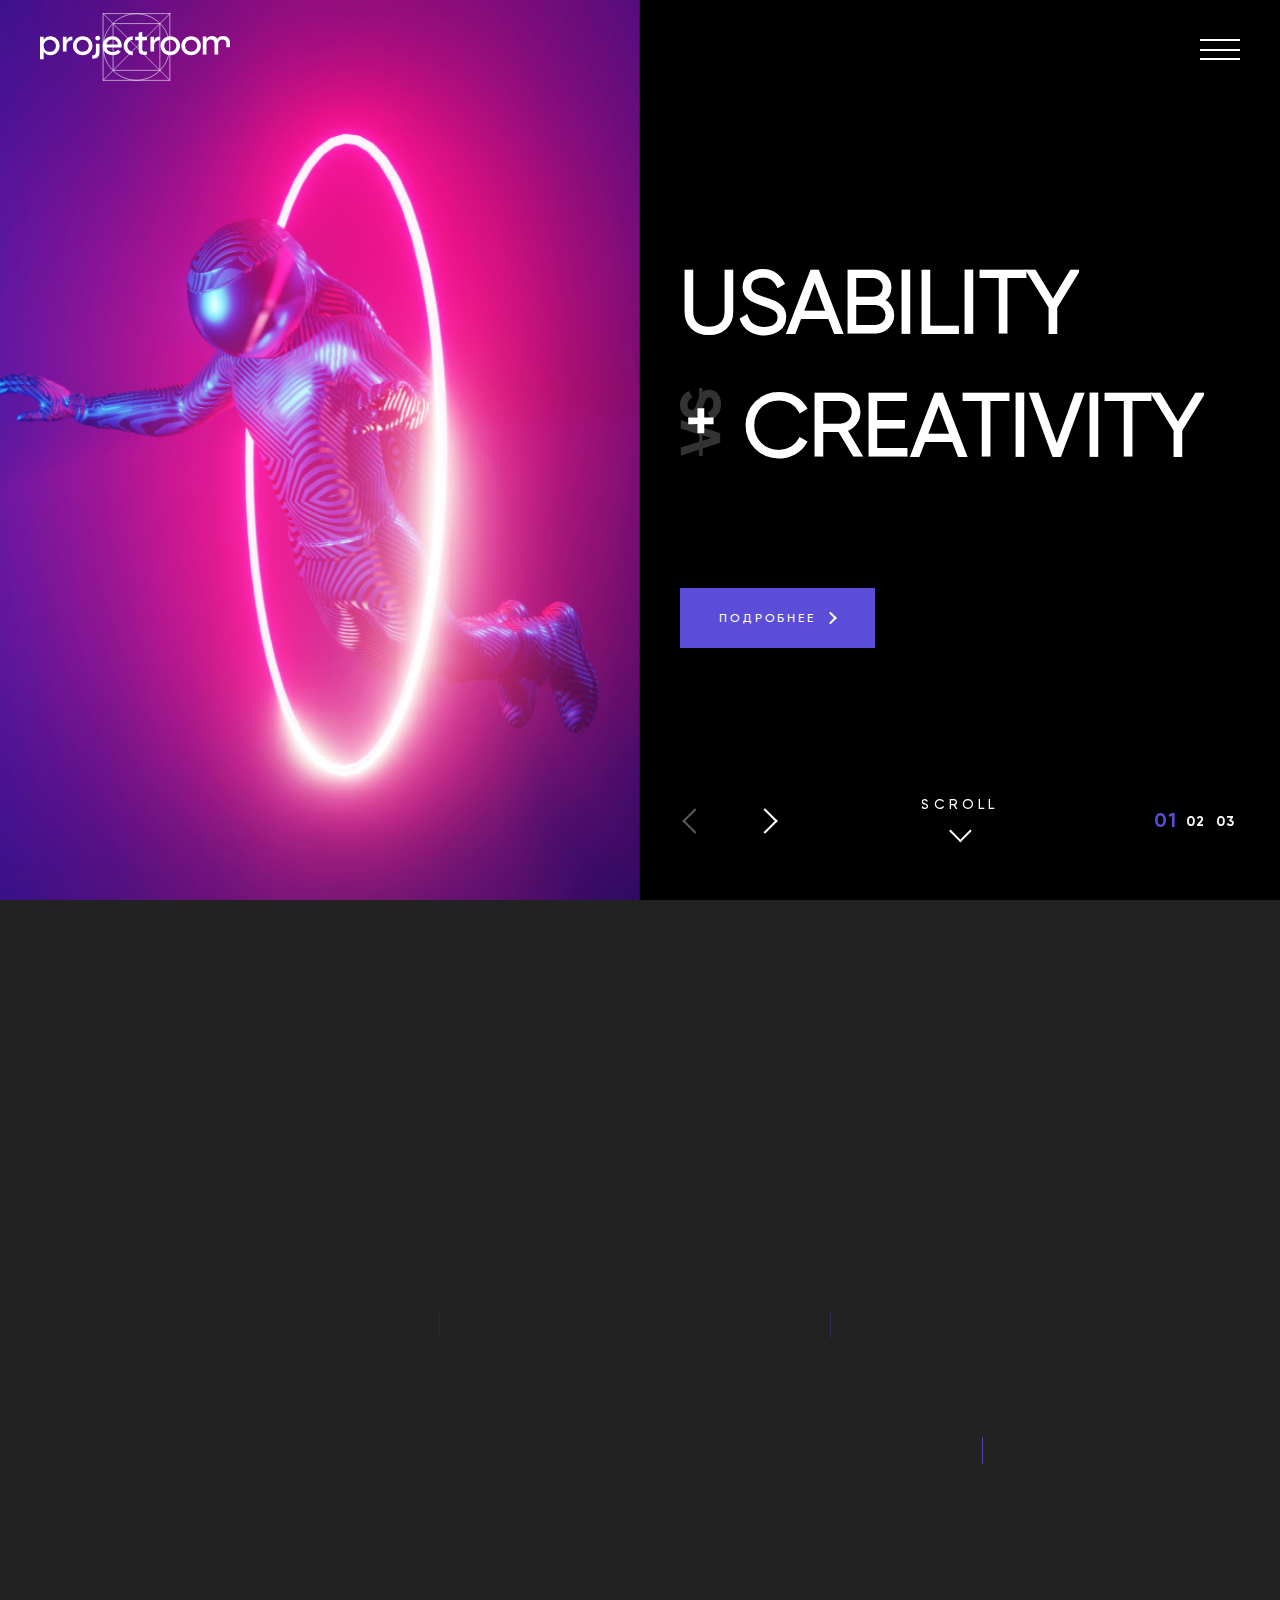
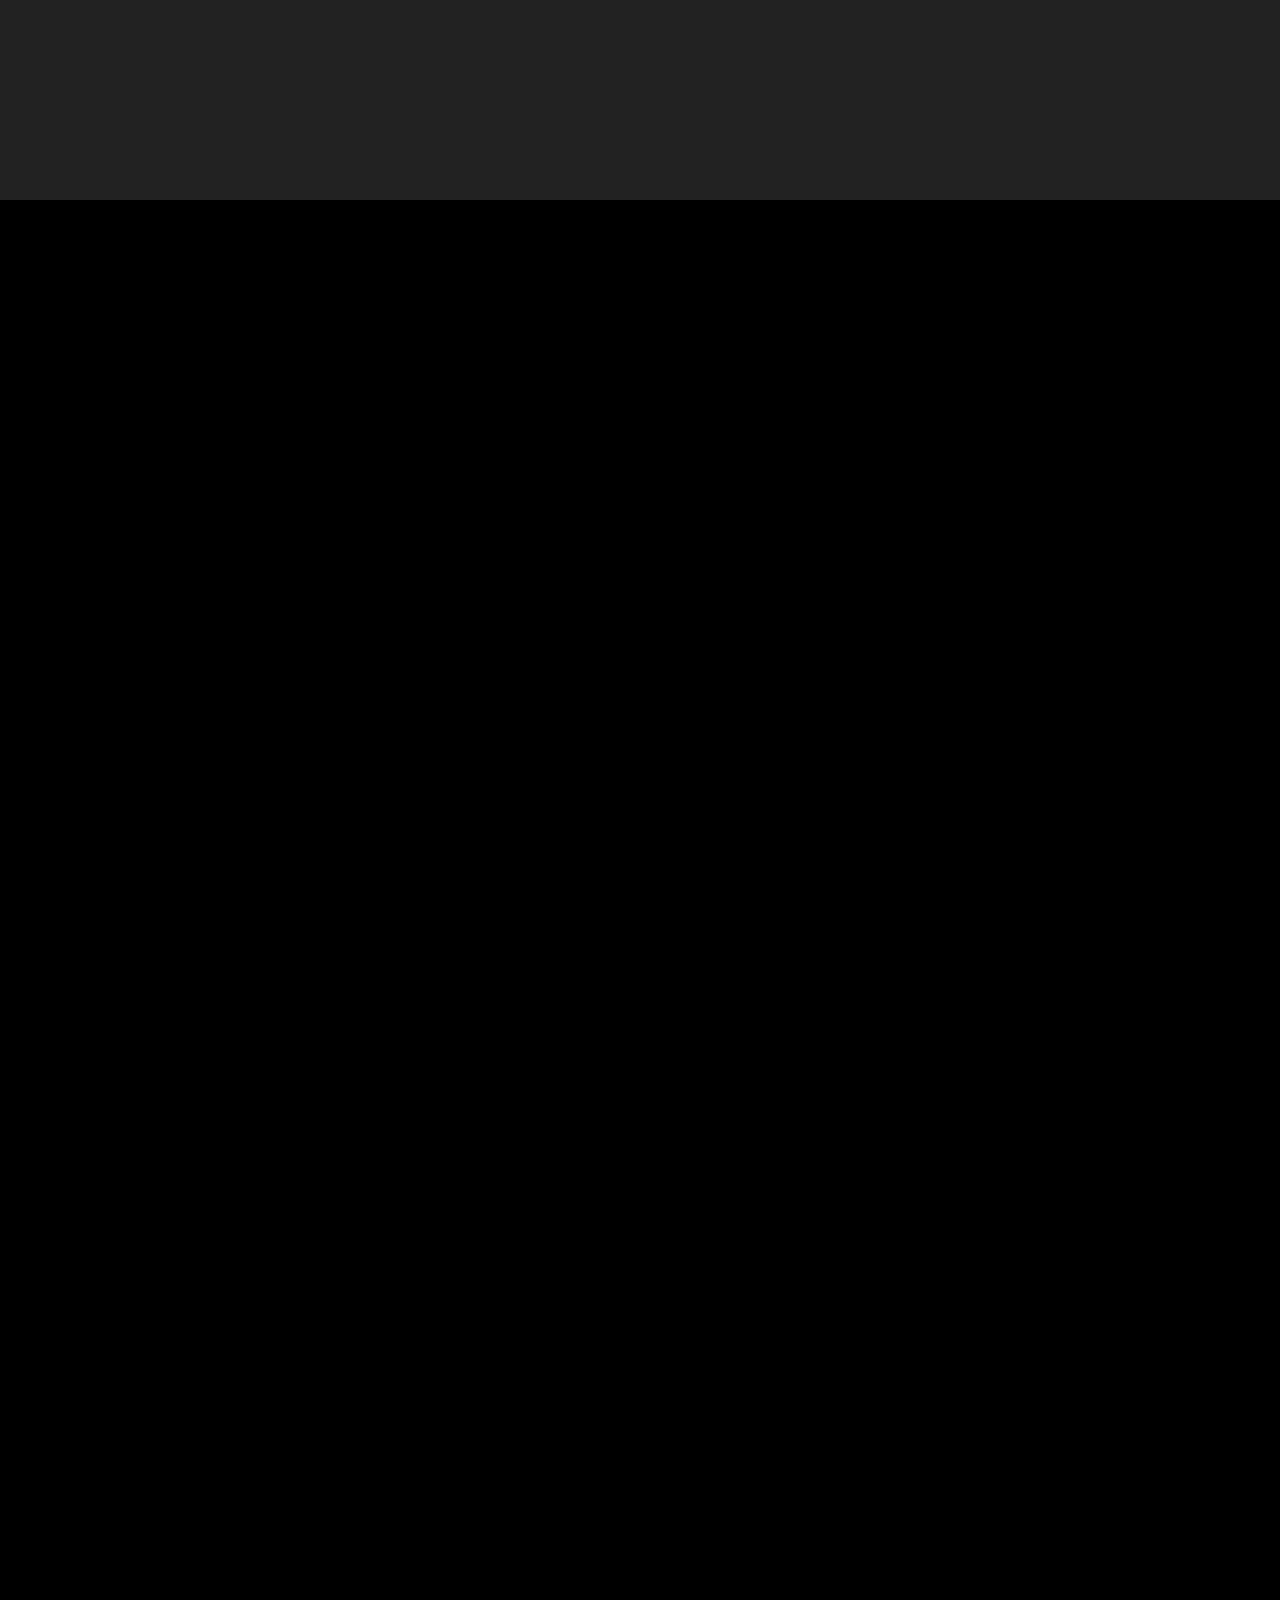
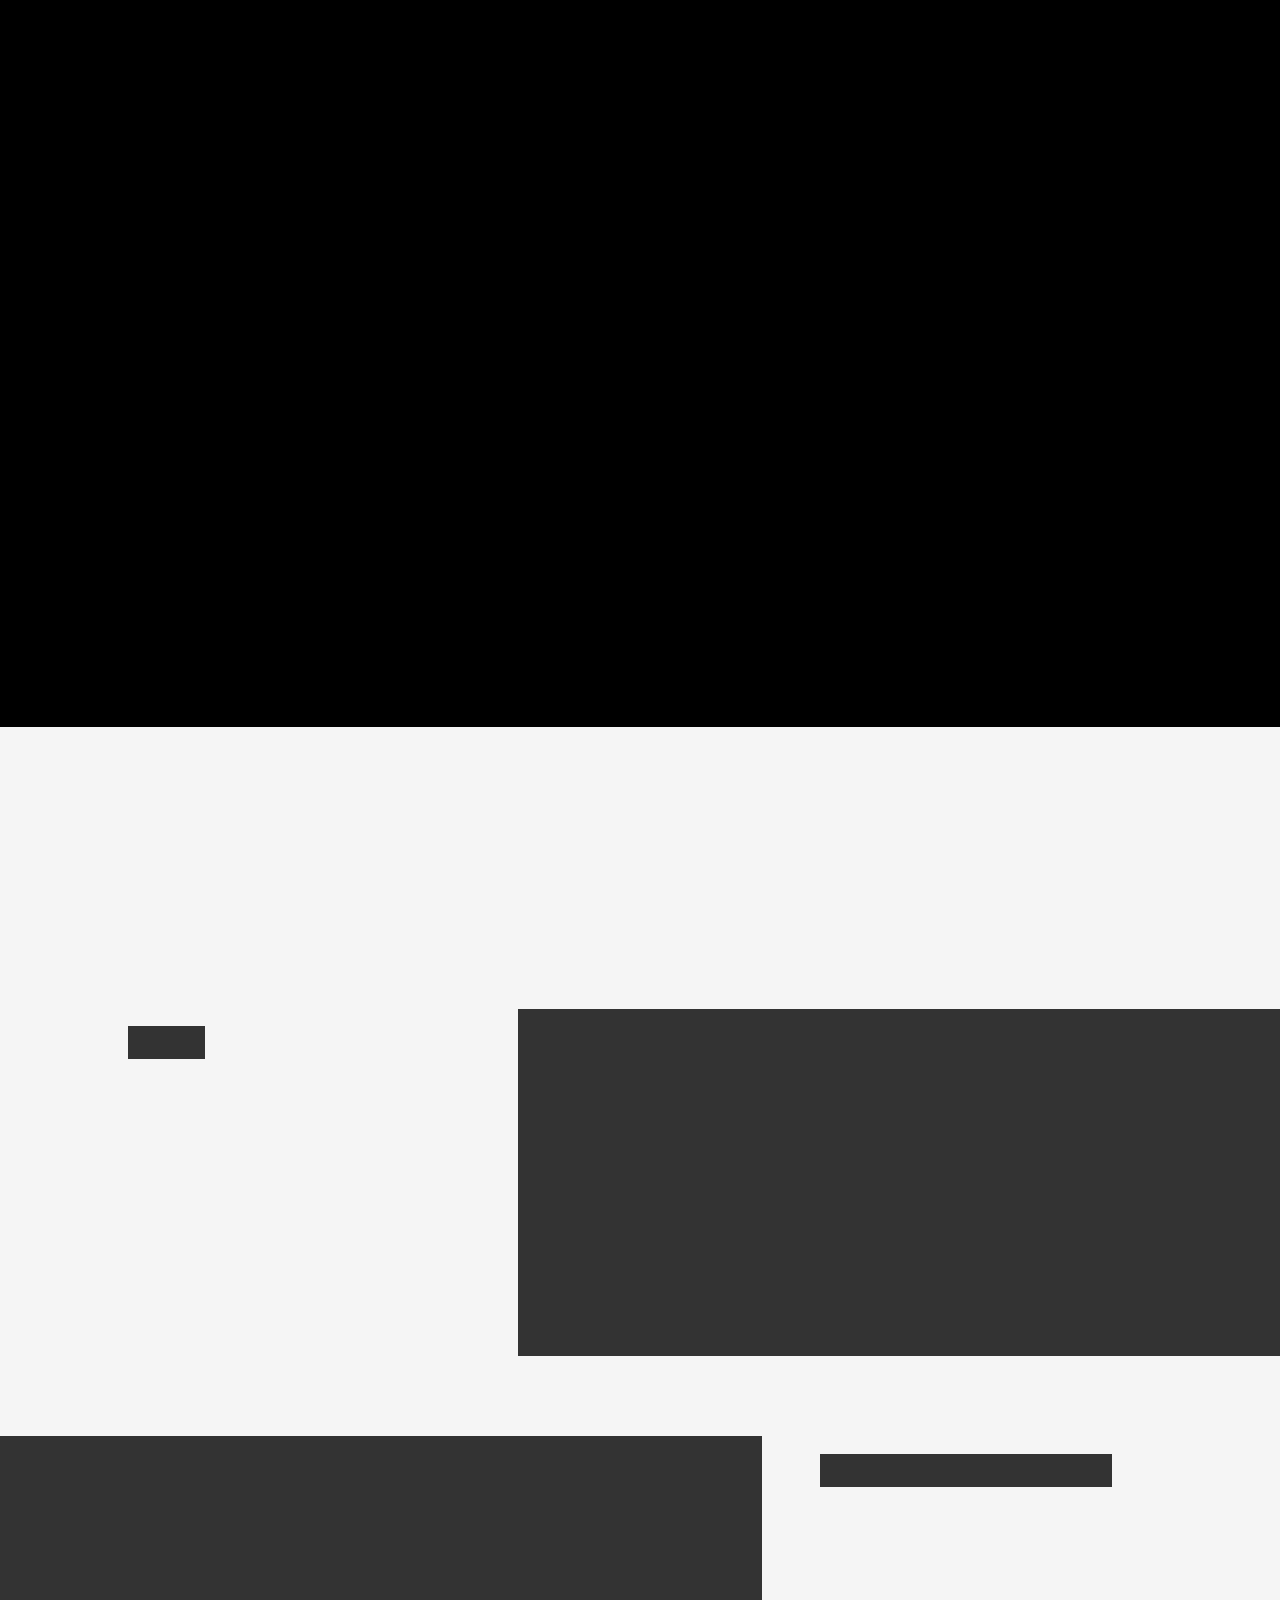
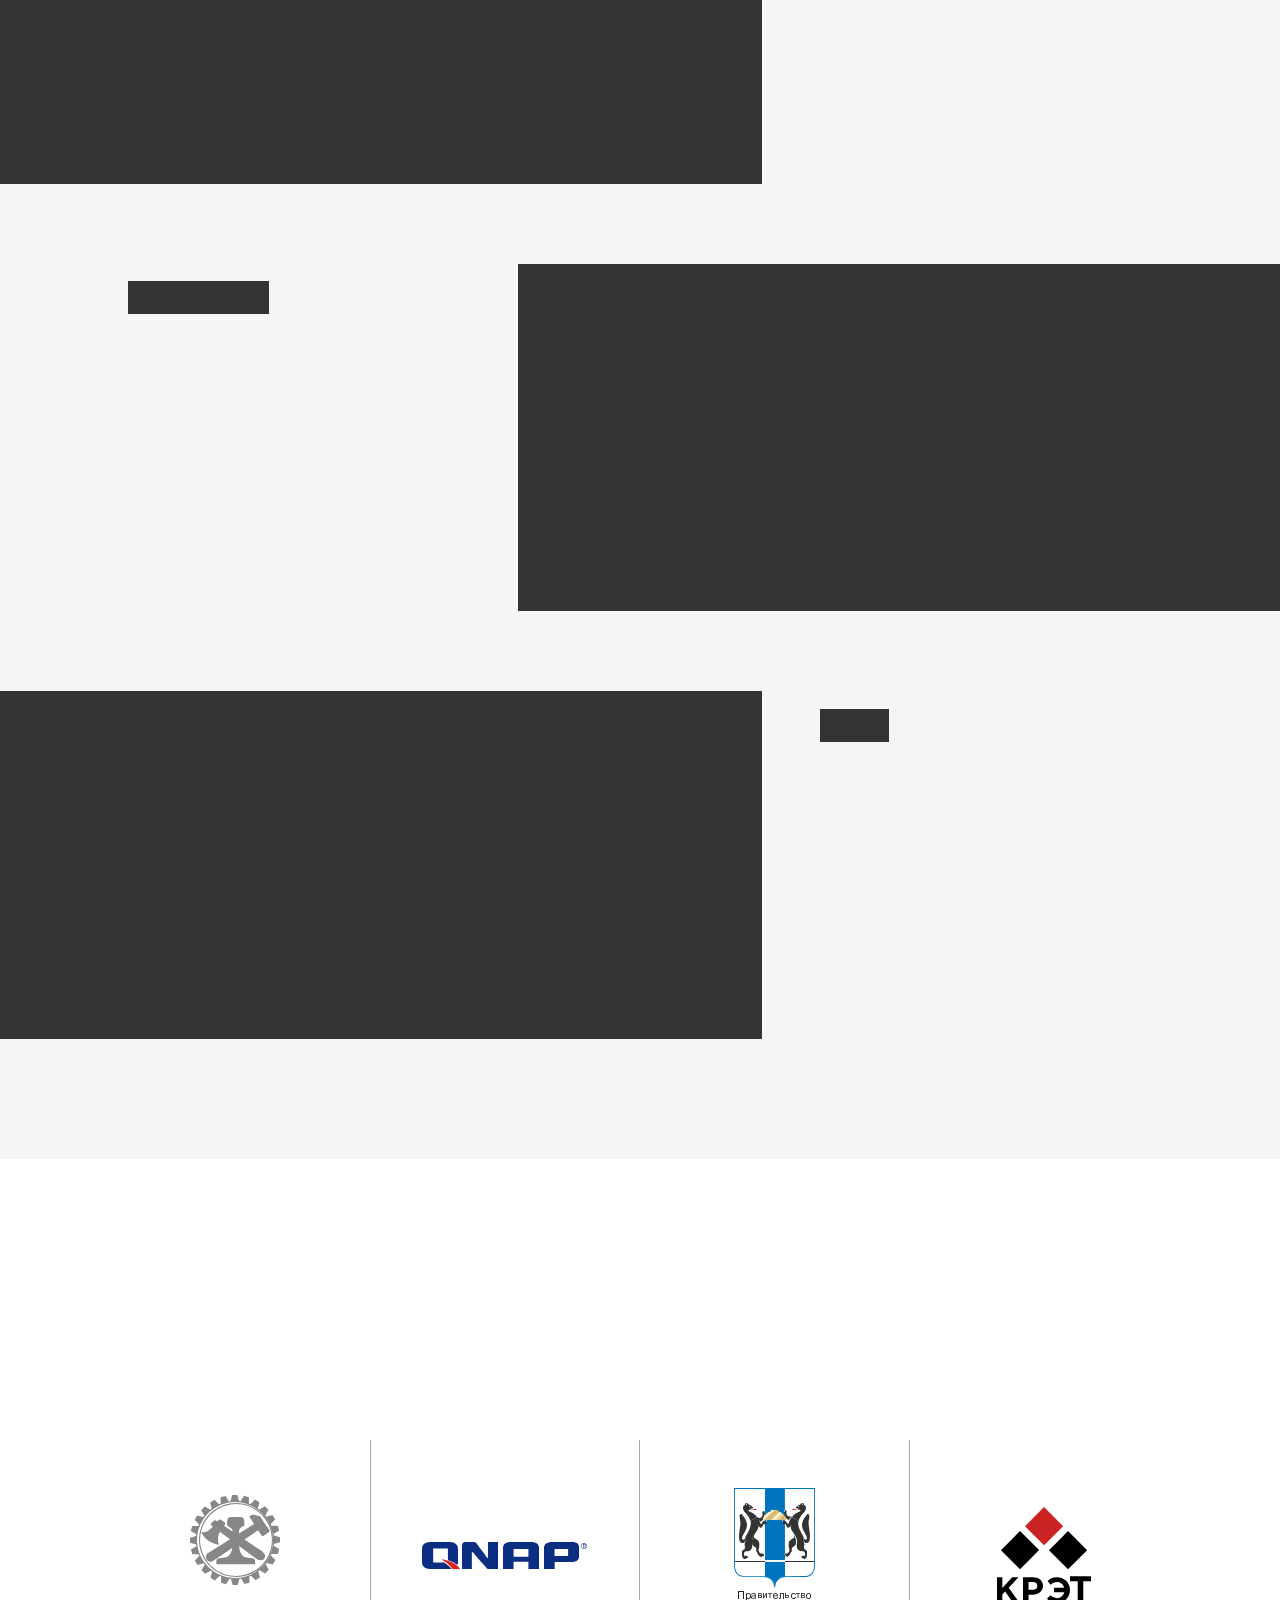
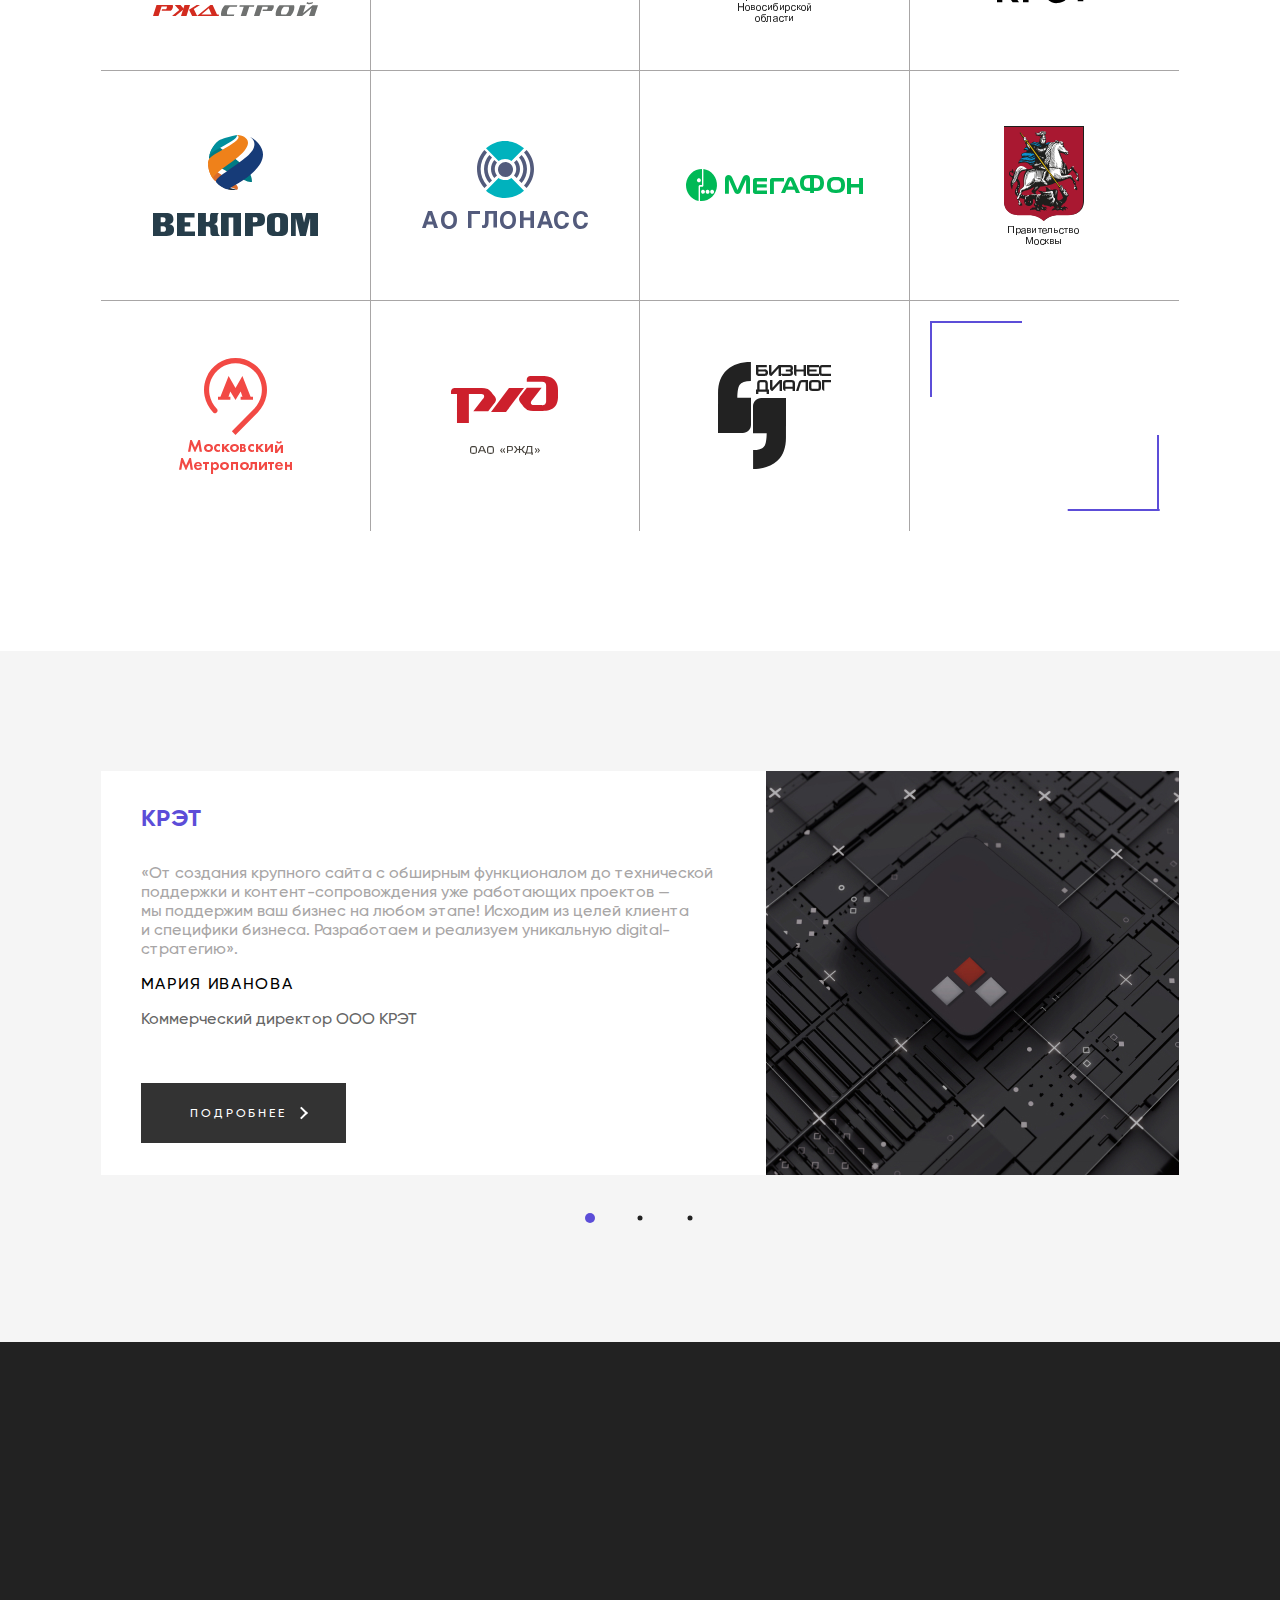
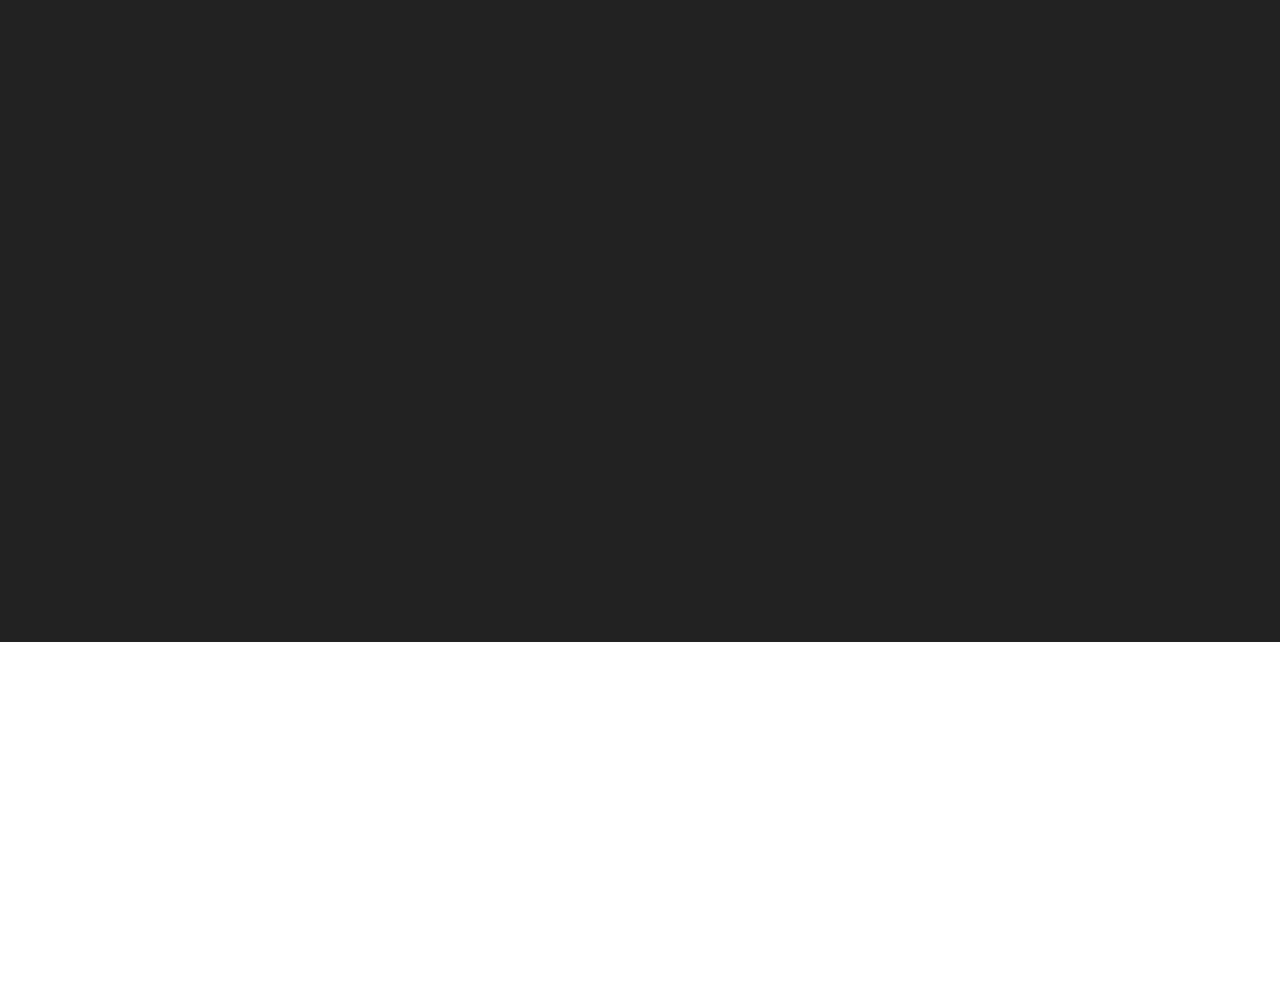
<file: index.html>
<!DOCTYPE html>
<html lang="en">

<head>
  <meta charset="UTF-8">
  <meta http-equiv="X-UA-Compatible" content="IE=edge">
  <meta name="viewport" content="width=device-width, initial-scale=1.0">
  <link rel="stylesheet" href="./css/gilroy-regular.css">
  <link rel="stylesheet" href="./css/gilroy-medium.css">
  <link rel="stylesheet" href="./css/gilroy-bold.css">
  <link rel="stylesheet" href="./css/style.css">
  <link rel="stylesheet" href="https://cdnjs.cloudflare.com/ajax/libs/animate.css/4.1.1/animate.min.css" />
  <title>Projectroom</title>
</head>

<body>
<button  class="to-top-button">
 <span class="to-top-arrow"></span>
</button>
<header class="fixed-header">
        <div class="midnightHeader default">
          <div class="midnightInner">
          <div class="fixed-header__wrapper">
          <a href="index.html" class="fixed-header__logo">
            <img src="./img/Logo.svg" alt="">
          </a>
          <div class="menu-open">
            <span class="hamburger"></span>
          </div>
          </div>
          </div>
        </div>
        <div class="midnightHeader black">
          <div class="midnightInner">
            <div class="fixed-header__wrapper">
              <a href="index.html" class="fixed-header__logo">
                <img src="./img/Logo-blck.svg" alt="">
              </a>
              <div class="menu-open-blck">
                <span class="hamburger humburger-blck"></span>
              </div>
            </div>
          </div>
        </div>
  </header>
<nav class="nav-container">
    <div class="nav-container-bg">
      <img src="./img/nav-back.svg" alt="">
    </div>
    <div class="menu-close"></div>
    <ul data-animation-container class="nav-list">
      <li ><a href="index.html" class="nav-button active " data-text="главная">главная</a></li>
      <li ><a href="about.html" class="nav-button" data-text="о нас">о нас</a></li>
      <li ><a href="services.html" class="nav-button" data-text="услуги">услуги</a></li>
      <li ><a href="cases.html" class="nav-button" data-text="кейсы">кейсы</a></li>
      <li ><a href="contact.html" class="nav-button" data-text="контакты">контакты</a></li>
    </ul>
  </nav> 
  <main>
    <!-- home-slider start -->
    <section class="home-slider" id="up">
      <!--swiper-wrapper start -->
      <div class="swiper-wrapper">
        <!--swiper-slide start -->
        <div class="swiper-slide width-100 bg-black">
          <div class="slide-bg slide-bg-1"></div>
          <div class="home-slider__content home-slider__content-1">
            <div class="home-slider__container">
              <div class="margin-left-50">
                <h2 class="home-slider__title">
                  <span class="overlay-anim-box2 tr-delay-1">USABILITY</span>
                  <div class="overlay-anim-box2 tr-delay-4">
                    <img src="./img/vs.svg" alt="">
                    <span>CREATIVITY</span>
                  </div>
                </h2>
                <a href="#" class="home-slider__button button arrow-btn slider-fade"><span>ПОДРОБНЕЕ</span></a>
              </div>
            </div>
          </div>
        </div>
        <!--swiper-slide end -->
        <!--swiper-slide start -->
        <div class="swiper-slide width-100 bg-black">
          <div class="slide-bg slide-bg-2"></div>
          <div class="home-slider__content">
            <div class="home-slider__container">
              <div class="margin-left-50">
                <h2 class="home-slider__title home-slider__slide2 home-slider__slide2-desk">
                  <span class="slider-title-fill tr-delay-1" data-text="ЛУЧШИЕ РЕШЕНИЯ И ИДЕИ">ЛУЧШИЕ РЕШЕНИЯ И ИДЕИ</span>
                  <span class="slider-title-fill tr-delay-2" data-text="ДЛЯ ВАШЕГО БИЗНЕСА">ДЛЯ ВАШЕГО БИЗНЕСА</span>
                </h2>
                <h2 class="home-slider__title home-slider__slide2 home-slider__slide2-mobile">
                  <span class="slider-title-fill tr-delay-1" data-text="ЛУЧШИЕ РЕШЕНИЯ">ЛУЧШИЕ РЕШЕНИЯ</span>
                  <span class="slider-title-fill tr-delay-2" data-text="И ИДЕИ ДЛЯ">И ИДЕИ ДЛЯ</span>
                  <span class="slider-title-fill tr-delay-3" data-text="ВАШЕГО БИЗНЕСА">ВАШЕГО БИЗНЕСА</span>
                </h2>
                <ul class="home-slider__list">
                  <li class="overlay-anim-box2 tr-delay-2">* Профессиональная команда</li>
                  <li class="overlay-anim-box2 tr-delay-3">* Новаторские идеи</li>
                  <li class="overlay-anim-box2 tr-delay-4">* Качественная реализация</li>
                </ul>
                <a href="#" class="home-slider__button button arrow-btn slider-fade slider2-button"><span>ПОДРОБНЕЕ</span></a>
              </div>
            </div>
          </div>
        </div>
        <!--swiper-slide end -->
        <!--swiper-slide start -->
        <div class="swiper-slide width-100 bg-black__reverse">
          <div class="slide-bg slide-bg__reverse"></div>
          <div class="home-slider__content">
            <div class="home-slider__container">
              <div class='margin-left-50__reverse'>
                <div class="home-slider__title-reverse">
                    <span class="slider-title-fill tr-delay-1" data-text="веб-разработка">веб-разработка</span>
                    <span class="slider-title-fill tr-delay-2" data-text="сервис и поддержка">сервис и поддержка</span>
                    <span class="slider-title-fill tr-delay-3" data-text="маркетинг">маркетинг</span>
                    <span class="slider-title-fill tr-delay-4" data-text="продвижение">продвижение</span>
                </div>
                <a href="#" class="home-slider__button-reverse button arrow-btn slider-fade"><span>ПОДРОБНЕЕ</span></a>
              </div>
            </div>
          </div>
        </div>
        <!--swiper-slide end -->
      </div>
      <!--swiper-wrapper end -->
      <div class="swiper-button-next">
        <div class="slider-arrow-next-box">
          <span class="slider-arrow-next"></span>
        </div>
      </div>
      <div class="swiper-button-prev">
        <div class="slider-arrow-prev-box">
          <span class="slider-arrow-prev"></span>
        </div>
      </div>
      <div class="swiper-pagination swiper-pagination-clickable swiper-pagination-bullets">

      </div>
      <a href="#down" class="scroll-button">
        <div class="scroll-arrow-box">
          <span class="scroll-arrow"></span>
        </div>
        <div class="scroll-button-flip-box">
          <span class="scroll-button-flip" data-text='SCROLL'>
            SCROLL
          </span>
        </div>
      </a>
    </section>
    <!-- home-slider end -->
    <section class="projectroom" id="down">
      <div class="min-height-inner">
        <div class="projectroom__container">
          <div data-animation-container class="projectroom__container-flex">
            <div class='projectroom__title'>
              <h2 class="projectroom__large-title title">
                <span data-animation-child class="overlay-anim-box5"
                  data-animation="overlay-anim2">PROJECTROOM</span>
                <span data-animation-child class="overlay-anim-box5 tr-delay-2"
                  data-animation="overlay-anim2">ВЕБ-СТУДИЯ
                  ПОЛНОГО ЦИКЛА</span>
              </h2>
            </div>
            <div class="projectroom__quality-wrapper own-transition">
              <div class="projectroom__quality">
                <h4 data-animation-child class="slider-overlay tr-delay-2s own-transition" data-animation="overlay-anim2">
                  КАЧЕСТВО</h4>
                <p data-animation-child class="animate__animated own-transition" data-animation="animate__fadeInUp" data-animation-delay="1.5s">
                  Наш главный
                  приоритет. Поддерживаемый код, тщательное тестирование и аналитический
                  фундамент.</p>
              </div>
              <div class="projectroom__quality">
                <h4 data-animation-child class="slider-overlay tr-delay-3s own-transition" data-animation="overlay-anim2">
                  ИННОВАЦИИ</h4>
                <p data-animation-child class="animate__animated own-transition" data-animation="animate__fadeInUp" data-animation-delay="2s">
                  Всегда в курсе
                  последних трендов дизайна и технологий отрасли.</p>
              </div>
              <div class="projectroom__quality">
                <h4 data-animation-child class="slider-overlay tr-delay-4s own-transition" data-animation="overlay-anim2">
                  ИНДИВИДУАЛЬНЫЙ
                  ПОДХОД</h4>
                <p data-animation-child class="animate__animated own-transition" data-animation="animate__fadeInUp" data-animation-delay="2.5s">
                  Исходим из целей
                  клиента и специфики бизнеса. Разработаем и реализуем уникальную
                  digital-стратегию. У каждого бизнеса —
                  своя история. У каждой задачи — своё решение.</p>
              </div>
              <div class="projectroom__quality">
                <h4 data-animation-child class="slider-overlay tr-delay-5s own-transition" data-animation="overlay-anim2">
                  ПРОЕКТЫ ЛЮБОГО
                  МАСШТАБА</h4>
                <p data-animation-child class="animate__animated own-transition" data-animation="animate__fadeInUp" data-animation-delay="3s">
                  От создания
                  крупного сайта с обширным функционалом до технической поддержки
                  и контент-сопровождения уже работающих
                  проектов — мы поддержим ваш бизнес на любом этапе!</p>
              </div>
            </div>
          </div>
        </div>
      </div>
    </section>
    <section class="experiencies">
      <div data-animation-container class="container">
        <h2 data-animation-child class="title overlay-anim-box2" data-animation="overlay-anim2">Опыт</h2>
      </div>
      <div class="experiencies__wrapper">
        <div data-animation-container class="experiencies__item">
          <div data-animation-child class="experiencies__item-img overlay-anim-box3" data-animation="overlay-anim2">
            <img src="./img/exp1.jpg" alt="">
            <div class="experiencies__year">
              <span class="benefits__number">15</span>
              <span data-animation-child class="animate__animated" data-animation="animate__fadeInUp">лет опыта</span>
            </div>
          </div>
          <div class="experiencies__right-block">
            <div data-animation-child  class="experiencies__plus exp-anim" data-animation="overlay-anim2" >
              <img data-animation-child src="./img/plus.svg" alt="" class="anim-opacity" data-animation="overlay-anim2">
            </div>
            <div class="experiencies__info">
              <div data-animation-child class="overlay-anim-box2" data-animation="overlay-anim2" ><img src="./img/bitrix.svg" alt=""></div>
              <span data-animation-child class="overlay-anim-box2 tr-delay-2" data-animation="overlay-anim2">СЕРТИФИЦИРОВАННЫЙ ПАРТНЕР 1С-БИТРИКС</span> 
            </div>
          </div>
        </div>
        <div data-animation-container class="experiencies__item">
          <div data-animation-child class="experiencies__item-img overlay-anim-box3" data-animation="overlay-anim2">
            <img  src="./img/exp2.jpg" alt="">
            <div class="experiencies__year">
              <span  class="benefits__number1">165</span>
              <span data-animation-child class="animate__animated" data-animation="animate__fadeInUp" >клиентов</span>
            </div>
          </div>
          <div class="experiencies__right-block">
            <div data-animation-child class="experiencies__plus exp-anim2" data-animation="overlay-anim2">
              <img data-animation-child src="./img/plus.svg" alt="" class="anim-opacity" data-animation="overlay-anim2">
            </div>
            <div data-animation-child class="experiencies__point exp-anim2" data-animation="overlay-anim2">
              <span data-animation-child class="point-active" data-animation="overlay-anim2"></span>
              <span data-animation-child class="point-active" data-animation="overlay-anim2"></span>
              <span data-animation-child class="point-active" data-animation="overlay-anim2"></span>
              <span data-animation-child class="point-active" data-animation="overlay-anim2"></span>
              <span data-animation-child class="point-active" data-animation="overlay-anim2"></span>
              <span data-animation-child class="point-active" data-animation="overlay-anim2"></span>
              <span data-animation-child class="point-active" data-animation="overlay-anim2"></span>
              <span data-animation-child class="point-active" data-animation="overlay-anim2"></span>
              <span data-animation-child class="point-active" data-animation="overlay-anim2"></span>
              <span data-animation-child class="point-active" data-animation="overlay-anim2"></span>
            </div>
            <div class="experiencies__info">
              <span data-animation-child class="overlay-anim-box2" data-animation="overlay-anim2">90%</span>
              <span data-animation-child class="overlay-anim-box2 tr-delay-2" data-animation="overlay-anim2">КЛИЕНТОВ ПРИШЛИ ПО РЕКОМЕНДАЦИЯМ</span>
            </div>
          </div>
        </div>
        <div data-animation-container class="experiencies__item">
          <div data-animation-child class="experiencies__item-img overlay-anim-box3" data-animation="overlay-anim2">
            <img  src="./img/exp3.jpg" alt="">
            <div class="experiencies__year">
              <span data-animation-child class="benefits__number2">287</span>
              <span data-animation-child class="animate__animated" data-animation="animate__fadeInUp" >реализованных</span>
              <span data-animation-child class="animate__animated" data-animation="animate__fadeInUp">проектов</span>
            </div>
          </div>
          <div class="experiencies__right-block">
            <div data-animation-child class="experiencies__plus exp-anim" data-animation="overlay-anim2">
              <img data-animation-child src="./img/plus.svg" alt="" class="anim-opacity" data-animation="overlay-anim2">
            </div>
            <div class="experiencies__info">
              <span data-animation-child class="overlay-anim-box2" data-animation="overlay-anim2">85%</span>
              <span data-animation-child class="overlay-anim-box2 tr-delay-2" data-animation="overlay-anim2">КЛИЕНТОВ ОБРАЩАЮТСЯ К НАМ ПОВТОРНО</span>
            </div>
          </div>
        </div>
      </div>
    </section>
    <section class="cases" data-midnight="black">
      <div data-animation-container class="container">
        <h2 data-animation-child class="title overlay-anim-box1" data-animation="overlay-anim2">КЕЙСЫ</h2>
      </div>
      <div class="cases__container">
        <div data-animation-container class="cases__case case-mirror">
          <div data-animation-child  class="cases__img overlay-anim-box4" data-animation="overlay-anim2">
            <img  src="./img/case1.jpg" alt=""  >
          </div>
          <div class="cases__info">
            <h4 data-animation-child class="cases__title  own-transition overlay-anim-box4"
              data-animation="overlay-anim2">QNAP
            </h4>
            <p data-animation-child class="cases__text animate__animated own-transition"
              data-animation="animate__fadeInUp">Исходим
              из целей клиента и специфики бизнеса. Разработаем и реализуем уникальную digital-стратегию. У каждого
              бизнеса —
              своя история. У каждой задачи — своё решение.</p>
            <a href="#" data-animation-child class="cases__button button animate__animated arrow-btn"
              data-animation="animate__fadeInUp">ПОДРОБНЕЕ
            </a>
          </div>
        </div>
        <div data-animation-container class="cases__case ">
          <div data-animation-child  class="cases__img overlay-anim-box4" data-animation="overlay-anim2">
            <img  src="./img/case2.jpg" alt="">
          </div>
          <div class="cases__info">
            <h4 data-animation-child class="cases__title overlay-anim-box4 own-transition"
              data-animation="overlay-anim2">
              Транспортная неделя</h4>
            <p data-animation-child class="cases__text animate__animated own-transition"
              data-animation="animate__fadeInUp">Исходим
              из целей клиента и специфики бизнеса. Разработаем и реализуем уникальную digital-стратегию. У каждого
              бизнеса —
              своя история. У каждой задачи — своё решение.</p>
            <a href="#" data-animation-child class="cases__button button animate__animated arrow-btn"
              data-animation="animate__fadeInUp">ПОДРОБНЕЕ
            </a>
          </div>
        </div>
        <div data-animation-container class="cases__case case-mirror">
          <div data-animation-child  class="cases__img overlay-anim-box4" data-animation="overlay-anim2">
            <img data-animation-child src="./img/case3.png" alt="">
          </div>
          <div class="cases__info">
            <h4 data-animation-child class="cases__title overlay-anim-box4 own-transition"
              data-animation="overlay-anim2">
              РЖДстрой</h4>
            <p data-animation-child class="cases__text animate__animated own-transition"
              data-animation="animate__fadeInUp">Одна
              из крупнейших компаний в сфере транспортного строительства в России. Исходим из целей клиента и специфики
              бизнеса.
              Разработаем и реализуем уникальную digital-стратегию.</p>
            <a href="#" data-animation-child class="cases__button button animate__animated arrow-btn"
              data-animation="animate__fadeInUp">ПОДРОБНЕЕ
            </a>
          </div>
        </div>
        <div data-animation-container class="cases__case">
          <div data-animation-child  class="cases__img overlay-anim-box4" data-animation="overlay-anim2">
            <img data-animation-child src="./img/case4.png" alt="">
          </div>
          <div class="cases__info">
            <h4 data-animation-child class="cases__title overlay-anim-box4 own-transition"
              data-animation="overlay-anim2">КРЭТ
            </h4>
            <p data-animation-child class="cases__text animate__animated own-transition"
              data-animation="animate__fadeInUp">Исходим
              из целей клиента и специфики бизнеса. Разработаем и реализуем уникальную digital-стратегию. У каждого
              бизнеса —
              своя история. У каждой задачи — своё решение.</p>
            <a href="#" data-animation-child class="cases__button button animate__animated arrow-btn"
              data-animation="animate__fadeInUp">ПОДРОБНЕЕ
            </a>
          </div>
        </div>
      </div>
    </section>
    <section class="pleasure" data-midnight="black">
      <div class="pleasure__wrapper">
        <div data-animation-container class="container">
          <h2 data-animation-child class="title overlay-anim-box1" data-animation="overlay-anim2">Нашей работой
            остались довольны</h2>
          <ul class="pleasure__client-list">
            <li>
              <a href="#">
                <img src="./img/rjd-stroy.svg" alt="">
              </a>
            </li>
            <li>
              <a href="#">
                <img src="./img/qnap.svg" alt="">
              </a>
            </li>
            <li>
              <a href="#">
                <img src="./img/novosib.svg" alt="">
              </a>
            </li>
            <li>
              <a href="#">
                <img src="./img/kret.svg" alt="">
              </a>
            </li>
            <li>
              <a href="#">
                <img src="./img/vekpro.svg" alt="">
              </a>
            </li>
            <li>
              <a href="#">
                <img src="./img/glonass.svg" alt="">
              </a>
            </li>
            <li>
              <a href="#">
                <img src="./img/megafon.svg" alt="">
              </a>
            </li>
            <li>
              <a href="#">
                <img src="./img/moscow.svg" alt="">
              </a>
            </li>
            <li>
              <a href="#">
                <img src="./img/moscow-metro.svg" alt="">
              </a>
            </li>
            <li>
              <a href="#">
                <img src="./img/rjd.svg" alt="">
              </a>
            </li>
            <li>
              <a href="#">
                <img src="./img/bisness-dialog.svg" alt="">
              </a>
            </li>
            <li class="empty-spot-li">
              <a data-animation-container href="#" class="empty-spot">
                <span data-animation-child class="overlay-anim-box1" data-animation="overlay-anim2">ВСЕ</span>
                <span data-animation-child class="overlay-anim-box1"
                  data-animation="overlay-anim2">КЛИЕНТЫ</span>
              </a>
            </li>
          </ul>
        </div>
      </div>
    </section>
    <!-- section start -->
    <section class="mini-slider" data-midnight="black">
      <!-- testimonials-slider start -->
      <div class="testimonials-slider">
        <!-- swiper-wrapper start -->
        <div class="swiper-wrapper">
          <!-- slide start -->
          <div class="swiper-slide">
            <div class="swiper-slide__info">
              <h4 class="swiper-slide__title">КРЭТ</h4>
              <p class="swiper-slide__text">«От создания крупного сайта с обширным функционалом до технической поддержки
                и контент-сопровождения уже работающих
                проектов — мы поддержим ваш бизнес на любом этапе! Исходим из целей клиента и специфики бизнеса.
                Разработаем и реализуем
                уникальную digital-стратегию».</p>
              <p class="swiper-slide__author">Мария Иванова</p>
              <p class="swiper-slide__author-position">Коммерческий директор ООО КРЭТ</p>
              <a href="#" class="swiper-slide__button button  arrow-btn">ПОДРОБНЕЕ</a>
            </div>
            <div class="swiper-slide__img">
              <img src="./img/slider-img.jpg" alt="">
            </div>
          </div>
          <!-- slide end -->
          <!-- slide start -->
          <div class="swiper-slide">
            <div class="swiper-slide__info">
              <h4 class="swiper-slide__title">КРЭТ</h4>
              <p class="swiper-slide__text">«От создания крупного сайта с обширным функционалом до технической поддержки
                и контент-сопровождения уже работающих
                проектов — мы поддержим ваш бизнес на любом этапе! Исходим из целей клиента и специфики бизнеса.
                Разработаем и реализуем
                уникальную digital-стратегию».</p>
              <p class="swiper-slide__author">Мария Иванова</p>
              <p class="swiper-slide__author-position">Коммерческий директор ООО КРЭТ</p>
              <a href="#" class="swiper-slide__button button  arrow-btn">ПОДРОБНЕЕ</a>
            </div>
            <div class="swiper-slide__img">
              <img src="./img/slider-img.jpg" alt="">
            </div>
          </div>
          <!-- slide end -->
          <!-- slide start -->
          <div class="swiper-slide">
            <div class="swiper-slide__info">
              <h4 class="swiper-slide__title">КРЭТ</h4>
              <p class="swiper-slide__text">«От создания крупного сайта с обширным функционалом до технической поддержки
                и контент-сопровождения уже работающих
                проектов — мы поддержим ваш бизнес на любом этапе! Исходим из целей клиента и специфики бизнеса.
                Разработаем и реализуем
                уникальную digital-стратегию».</p>
              <p class="swiper-slide__author">Мария Иванова</p>
              <p class="swiper-slide__author-position">Коммерческий директор ООО КРЭТ</p>
              <a href="#"  class="swiper-slide__button button  arrow-btn" >ПОДРОБНЕЕ</a>
            </div>
            <div class="swiper-slide__img">
              <img src="./img/slider-img.jpg" alt="">
            </div>
          </div>
          <!-- slide end -->
        </div>
        <div class="swiper-pagination">
        </div>
      </div>
    </section>
    <!-- section end -->
    <section class="contact-us">
      <div data-animation-container>
        <h4 data-animation-child class="contact-us__title overlay-anim-box5" data-animation="overlay-anim2" >
          СВЯЖИТЕСЬ С НАМИ</h4>
      </div>
      <div data-animation-container class="contact-us__wrapper">
        <div  class="contact-us__data">
          <div data-animation-child class="contact-us__data-block overlay-anim-box5 tr-delay-1"data-animation="overlay-anim2">
            <input type="text" name='name' placeholder="Имя">
          </div>
          <div data-animation-child class="contact-us__data-block  overlay-anim-box5 tr-delay-2" data-animation="overlay-anim2">
            <input type="email" name='mail' placeholder="E-mail" pattern=".+@globex\.com" required>
          </div>
          <div data-animation-child class="contact-us__data-block  overlay-anim-box5 tr-delay-3" data-animation="overlay-anim2">
            <input type="tel" name="phone" placeholder="Телефон" pattern="[0-9]{3}-[0-9]{3}-[0-9]{4}" required>
          </div>
        </div>
        <div data-animation-child class="contact-us__message overlay-anim-box5 tr-delay-2" data-animation="overlay-anim2">
          <textarea name="text" placeholder="Сообщение"></textarea>
        </div>
        <div data-animation-child class="contact-us__send-field overlay-anim-box5 tr-delay-2" data-animation="overlay-anim2">
          <div class="contact-us__captcha " >
            <form>
              <input type="checkbox" name="robot">
              <label for="robot">Я не робот</label>
            </form>
            <p>Конфиденциальность-Условия использования</p>
          </div>
          <form class="contact-us__agree " >
            <input type="checkbox" name="robot">
            <label for="robot">Даю согласие на обработку данных</label>
          </form>
          <button href="#" class="contact-us__button button arrow-btn"><span>Отправить</span></button>
        </div>
      </div>
    </section>
  </main>
<footer class="footer">
    <div class="footer__wrapper">
      <div class="footer__left-block">
        <img src="./img/Logo.svg" alt="" class="footer__logo">
        <ul class="footer__nav">
          <li><a href="#">О СТУДИИ</a></li>
          <li><a href="#">УСЛУГИ</a></li>
          <li><a href="#">КЕЙСЫ</a></li>
          <li><a href="#">КЛИЕНТЫ</a></li>
          <li><a href="#">КОНТАКТЫ</a></li>
        </ul>
      </div>
      <div class="footer__right-block">
        <div class="footer__contacts-1">
          <ul>
            <li class="li-flex"><img src="./img/info.svg" alt=""><a
                href="mailto:mail@htmlacademy.ru">info@projectroom.digital</a></li>
            <li class="li-flex"><img src="./img/phone.svg" alt=""><a href="tel:++7954695563"> +7 (495) 469-55-63</a>
            </li>
          </ul>
          <p>107023, Москва,</p>
          <p>Малая Семеновская ул., 3Ас1</p>
        </div>
        <div class="footer__contacts-2">
          <ul>
            <li class="li-flex"><img src="./img/WhatsApp.svg" alt=""><a href="#"> WHATSAPP</a></li>
            <li class="li-flex"><img src="./img/Telegram.svg" alt=""><a href="#"> TELEGRAM</a></li>
          </ul>
          <div class="footer__cookie">
            <a href="#">Пользовательское соглашение</a>
            <a href="#">Cookie</a>
          </div>
        </div>
        <p class="footer__year">© PROJECTROOM, 2022</p>
      </div>
    </div>
  </footer>
  <script src="./js/swiper.js"></script>
  <script src="./js/jQuery2.2.0.js"></script>
  <script src="./js/midnight.jquery.js"></script>
  <script src="./js/midnight.js"></script>
  <script src="./js/ScrollAnimations.js"></script>
  <script src="./js/Headroom.js"></script>
  <script src="./js/header.js"></script>
  <script src="./js/jquery.spincrement.min.js"></script>
  <script src="./js/index.js"></script>
  <script src="./js/numberAnimation.js"></script>
  <script src="./js/buttonToTop.js"></script>
</body>
</html>
</file>
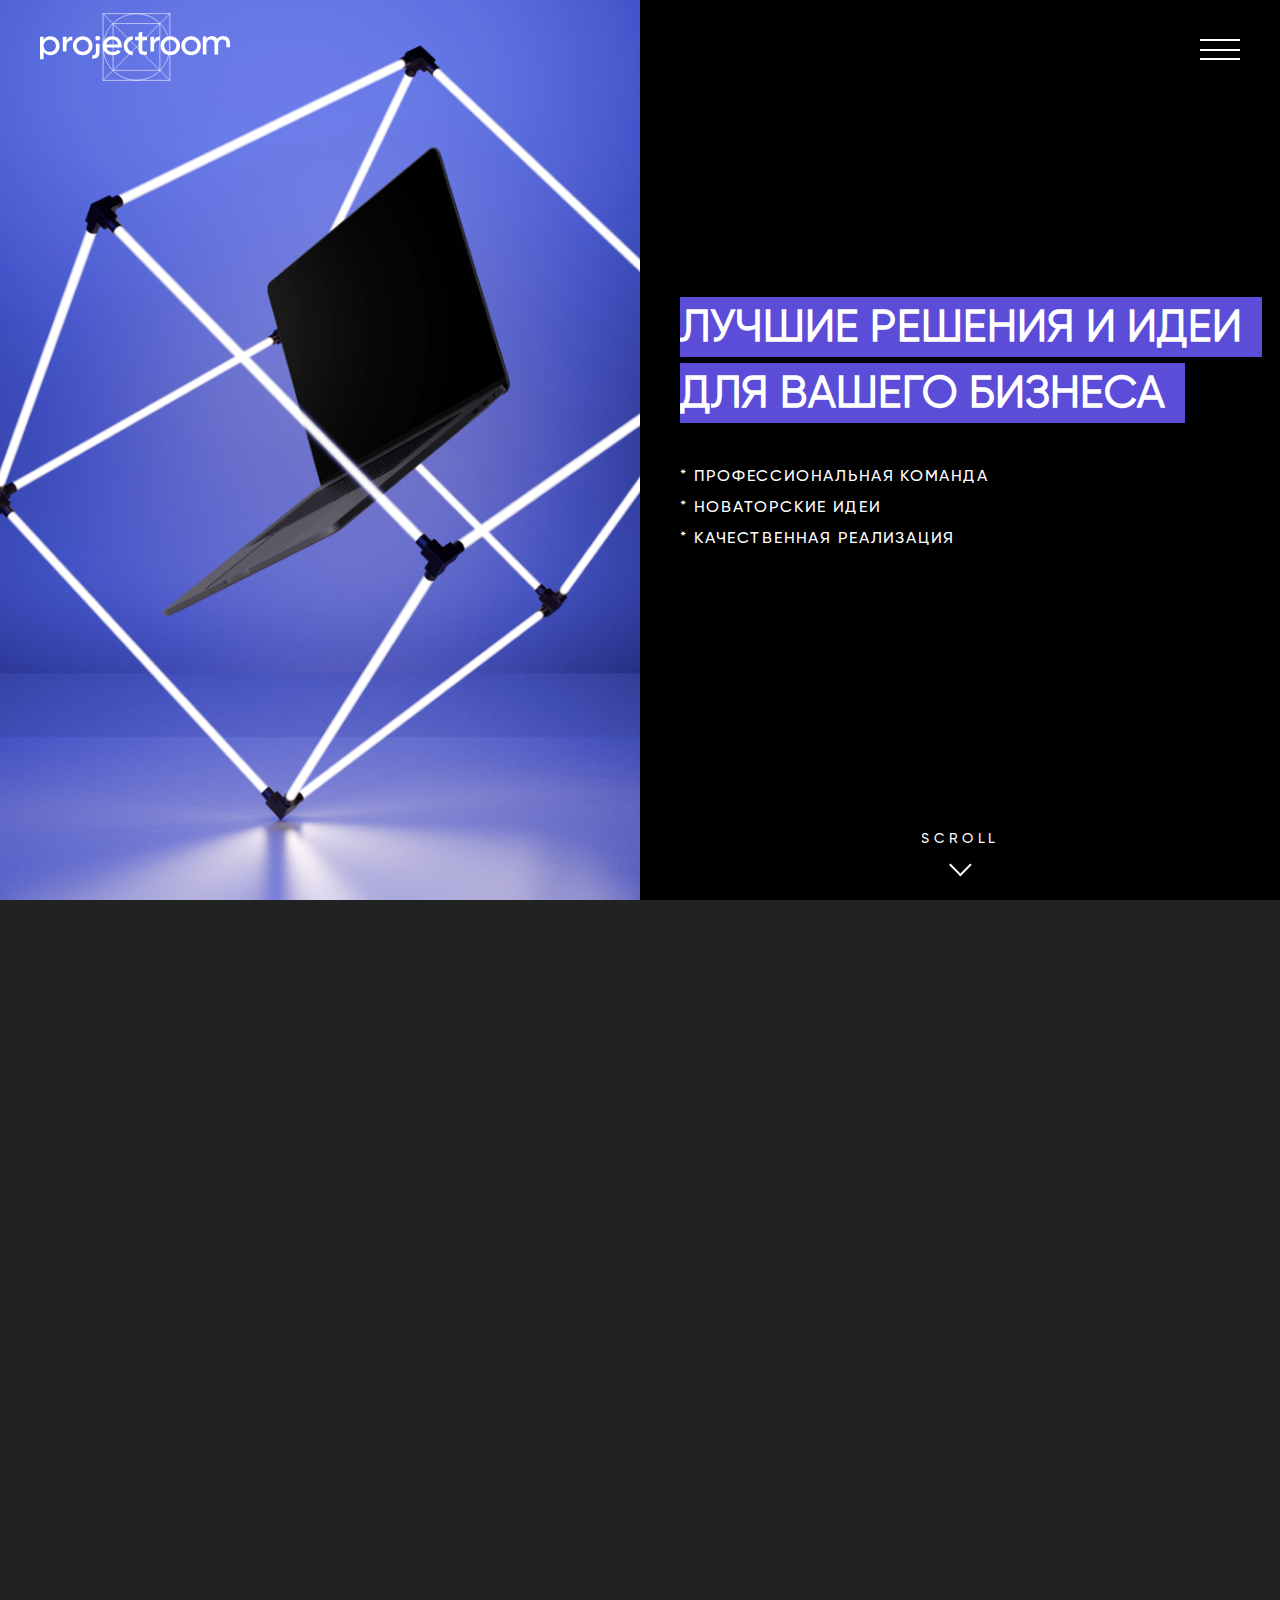
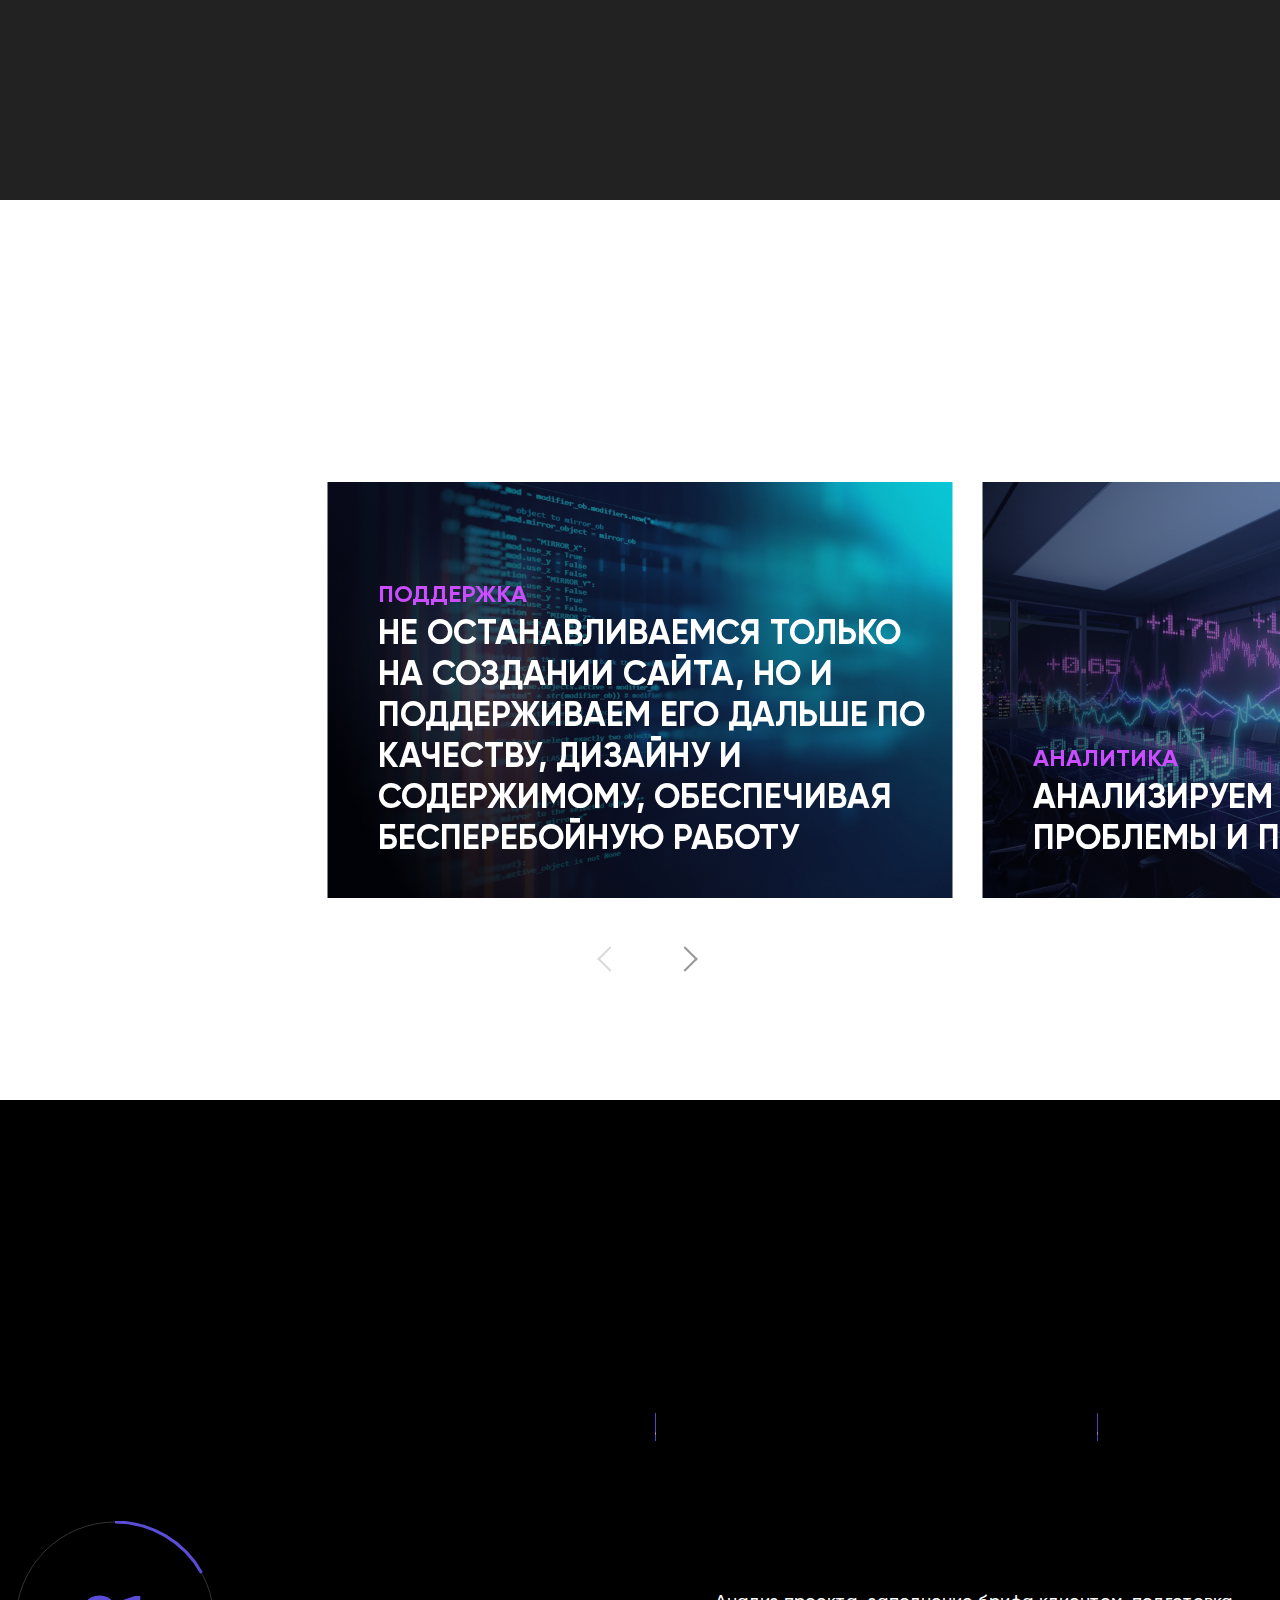
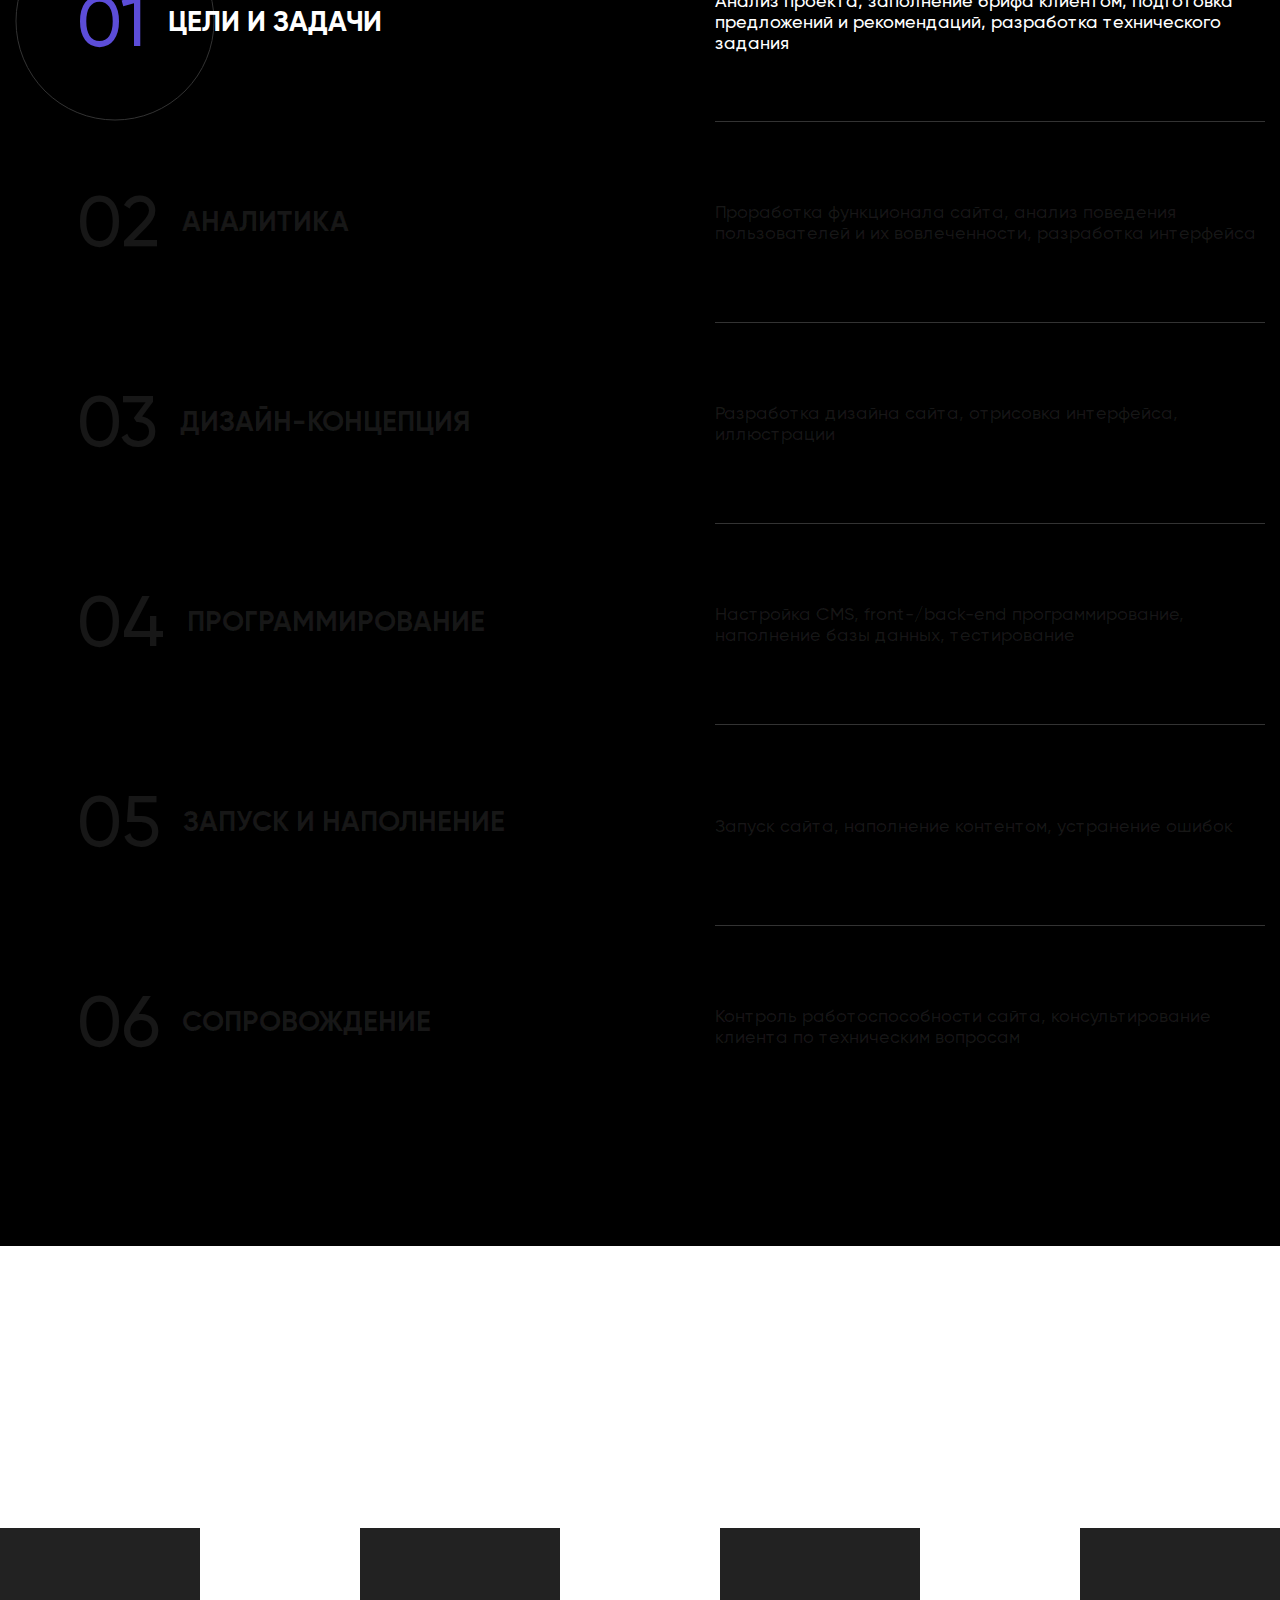
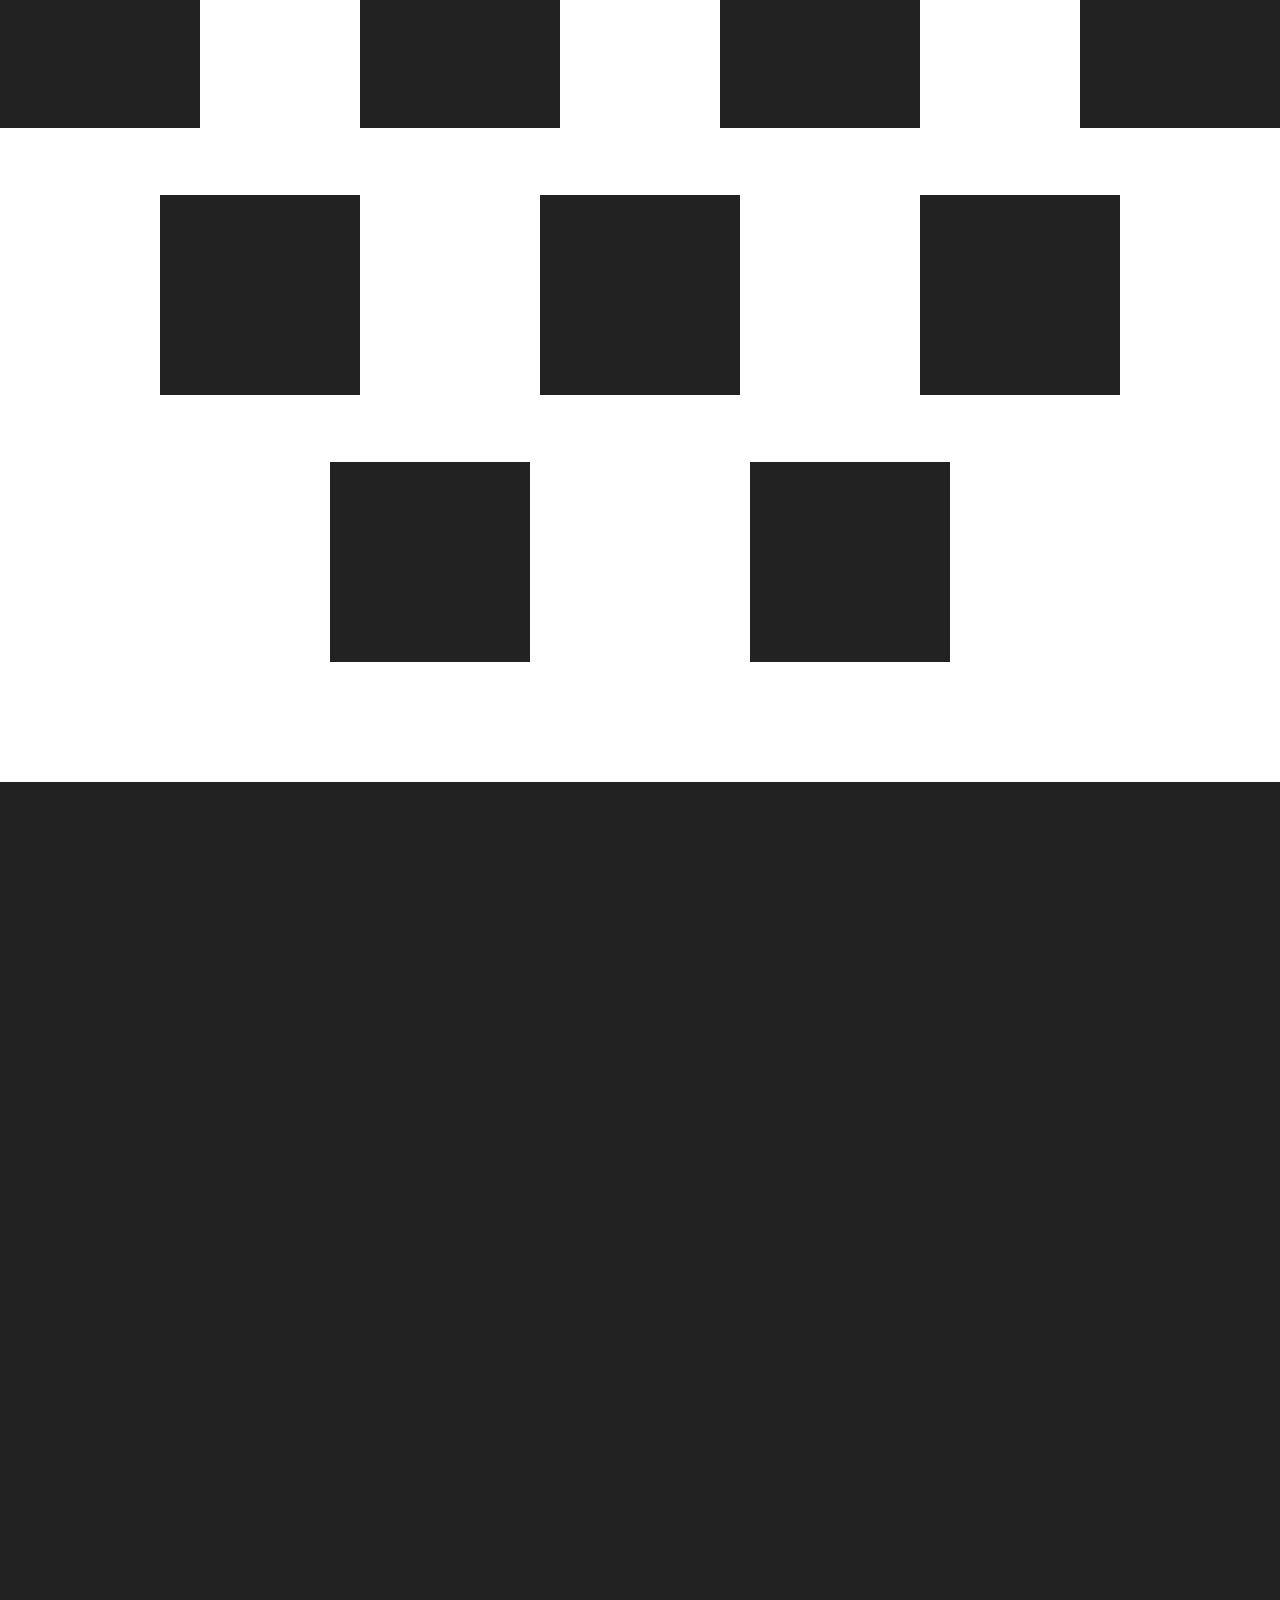
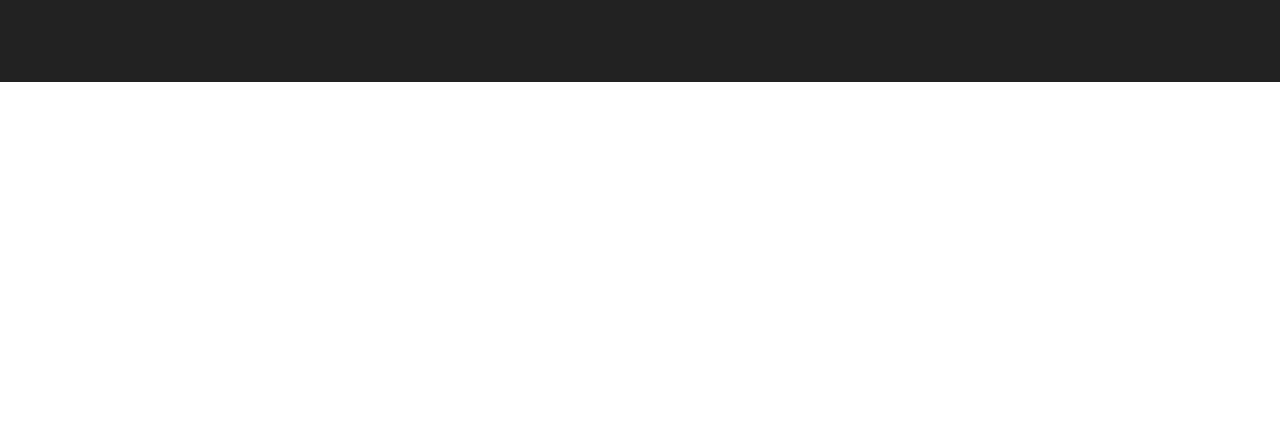
<file: about.html>
<!DOCTYPE html>
<html lang="en">
<head>
  <meta charset="UTF-8">
  <meta http-equiv="X-UA-Compatible" content="IE=edge">
  <meta name="viewport" content="width=device-width, initial-scale=1.0">
  <link rel="stylesheet" href="./css/gilroy-regular.css">
  <link rel="stylesheet" href="./css/gilroy-medium.css">
  <link rel="stylesheet" href="./css/gilroy-bold.css">
  <link rel="stylesheet" href="./css/style.css">
  <link rel="stylesheet" href="https://cdnjs.cloudflare.com/ajax/libs/animate.css/4.1.1/animate.min.css" />
  <title>Projectroom</title>
</head>
<body>
  <button class="to-top-button">
    <span class="to-top-arrow"></span>
  </button>
  <header class="fixed-header">
    <div class="midnightHeader default">
      <div class="midnightInner">
        <div class="fixed-header__wrapper">
          <a href="index.html" class="fixed-header__logo">
            <img src="./img/Logo.svg" alt="">
          </a>
          <div class="menu-open">
            <span class="hamburger"></span>
          </div>
        </div>
      </div>
    </div>
    <div class="midnightHeader black">
      <div class="midnightInner">
        <div class="fixed-header__wrapper">
          <a href="index.html" class="fixed-header__logo">
            <img src="./img/Logo-blck.svg" alt="">
          </a>
          <div class="menu-open-blck">
            <span class="hamburger humburger-blck"></span>
          </div>
        </div>
      </div>
    </div>
  </header>
  <nav class="nav-container">
    <div class="nav-container-bg">
      <img src="./img/nav-back.svg" alt="">
    </div>
    <div class="menu-close"></div>
    <ul class="nav-list">
      <li><a href="index.html" class="nav-button" data-text="главная">главная</a></li>
      <li><a href="about.html" class="nav-button active" data-text="о нас">о нас</a></li>
      <li><a href="services.html" class="nav-button" data-text="услуги">услуги</a></li>
      <li><a href="cases.html" class="nav-button" data-text="кейсы">кейсы</a></li>
      <li><a href="contact.html" class="nav-button" data-text="контакты">контакты</a></li>
    </ul>
  </nav>
  <main>
    <section data-animation-container class="about-main" id="up">
      <div class="swiper-slide width-100 bg-black">
        <div class="slide-bg slide-bg-2"></div>
        <div class="home-slider__content">
          <div class="home-slider__container">
            <div class="margin-left-50">
              <h2 class="home-slider__title home-slider__slide2 home-slider__slide2-desk">
                <span class="slider-title-fill tr-delay-1" data-text="ЛУЧШИЕ РЕШЕНИЯ И ИДЕИ" data-animation="overlay-anim2">ЛУЧШИЕ РЕШЕНИЯ И ИДЕИ</span>
                <span class="slider-title-fill tr-delay-2" data-text="ДЛЯ ВАШЕГО БИЗНЕСА" data-animation="overlay-anim2">ДЛЯ ВАШЕГО БИЗНЕСА</span>
              </h2>
              <h2 class="home-slider__title home-slider__slide2 home-slider__slide2-mobile">
                <span class="slider-title-fill tr-delay-1" data-text="ЛУЧШИЕ РЕШЕНИЯ" data-animation="overlay-anim2">ЛУЧШИЕ РЕШЕНИЯ</span>
                <span class="slider-title-fill tr-delay-2" data-text="И ИДЕИ ДЛЯ" data-animation="overlay-anim2">И ИДЕИ ДЛЯ</span>
                <span class="slider-title-fill tr-delay-3" data-text="ВАШЕГО БИЗНЕСА" data-animation="overlay-anim2">ВАШЕГО БИЗНЕСА</span>
              </h2>
              <ul class="home-slider__list">
                <li data-animation-child class="overlay-anim-box2 tr-delay-2 " data-animation="overlay-anim2">* Профессиональная команда</li>
                <li data-animation-child class="overlay-anim-box2 tr-delay-3 "  data-animation="overlay-anim2">* Новаторские идеи</li>
                <li data-animation-child class="overlay-anim-box2 tr-delay-4 "  data-animation="overlay-anim2">* Качественная реализация</li>
              </ul>
            </div>
          </div>
        </div>
      </div>
      <a href="#down" class="scroll-button">
        <div class="scroll-arrow-box">
          <span class="scroll-arrow"></span>
        </div>
        <div class="scroll-button-flip-box">
          <span class="scroll-button-flip" data-text='SCROLL'>
            SCROLL
          </span>
        </div>
      </a>
      </div>
    </section>
    <section id="down" class="projectroom about-projectroom">
      <div data-animation-container class="projectroom__container-flex">
        <div class='projectroom__title'>
          <h2 class="projectroom__large-title title">
            <span data-animation-child class="overlay-anim-box5 tr-delay-1" data-animation="overlay-anim2">PROJECTROOM</span>
            <span data-animation-child class="overlay-anim-box5 tr-delay-3" data-animation="overlay-anim2">ВЕБ-СТУДИЯ ПОЛНОГО ЦИКЛА</span>
          </h2>
        </div>
        <div data-animation-container class="about-projectroom__wrapper">
          <div class="about-projectroom__container">
            <div class="about-projectroom__text">
              <img data-animation-child src="./img/about-img/quotes.svg" alt="" class="animate__animated" data-animation="animate__fadeInUp" data-animation-delay="3s">
              <p data-animation-child class="animate__animated" data-animation="animate__fadeInUp" data-animation-delay="3s">Динамично развивающаяся команда профессионалов, которую объединяют единые цели — помогать клиентам
                раскрывать свой
                потенциал в сфере digital, расти и совершенствоваться</p>
            </div>
          </div>
          <div data-animation-child class="about-projectroom__info overlay-anim-box5 tr-delay-4" data-animation="overlay-anim2">
            <div class="about-projectroom__img " ><img src="./img/about-img/project-img.jpg" alt=""></div>
            <div class="about-projectroom__info-text">
              <span class="animate__animated">15</span>
              <span class="animate__animated">ЛЕТ</span>
              <p >занимаемся разработкой и сопровождением сайтов: от создания концепции до продвижения и технической поддержки</p>
            </div>
          </div>
        </div>
    </section>
    <section class="we-can" data-midnight="black">
      <div data-animation-container class='we-can__title'>
        <h2 data-animation-child class="title overlay-anim-box1" data-animation="overlay-anim2">Что мы умеем?</h2>
      </div>
      <!--slider start-->
      <div class="we-can__slider">
        <!--swiper-wrapper start-->
        <div class="swiper-wrapper">
          <!--swiper-slide start-->
          <div class="swiper-slide">
            <img src="./img/about-img/galery-card.jpg" alt="">
            <div class="swiper-slide__info">
              <h4>ПОДДЕРЖКА</h4>
              <p>Не останавливаемся только на создании сайта, но и поддерживаем его дальше по качеству, дизайну и
                содержимому,
                обеспечивая бесперебойную работу</p>
            </div>
          </div>
          <!--swiper-slide end-->
          <!--swiper-slide start-->
          <div class="swiper-slide">
            <img src="./img/about-img/galery-card1.jpg" alt="">
            <div class="swiper-slide__info">
              <h4>АНАЛИТИКА</h4>
              <p>Анализируем рынок, выявляем проблемы и потребности</p>
            </div>
          </div>
          <!--swiper-slide end-->
          <!--swiper-slide start-->
          <div class="swiper-slide">
            <img src="./img/about-img/galery-card2.jpg" alt="">
            <div class="swiper-slide__info">
              <h4>РЕШЕНИЯ</h4>
              <p>Советуем, предлагаем, рекомендуем эффективные решения и делимся опытом</p>
            </div>
          </div>
          <!--swiper-slide end-->
          <!--swiper-slide start-->
          <div class="swiper-slide">
            <img src="./img/about-img/galery-card3.jpg" alt="">
            <div class="swiper-slide__info">
              <h4>UI/UX ДИЗАЙН</h4>
              <p>Понимаем, что необходимо вашему пользователю и строим все вокруг этого</p>
            </div>
          </div>
          <!--swiper-slide end-->
        </div>
        <!--slider-wrapper end-->
        <div class="swiper-button-next">
          <div class="slider-arrow-next-box">
            <span class="slider-arrow-next"></span>
          </div>
        </div>
        <div class="swiper-button-prev">
          <div class="slider-arrow-prev-box">
            <span class="slider-arrow-prev"></span>
          </div>
        </div>
      </div>
      <!--slider end-->
    </section>
    <section class="we-work">
      <div data-animation-container class='we-work__title'>
        <h2 data-animation-child class="title overlay-anim-box2" data-animation="overlay-anim2">Как мы работаем?</h2>
        <p data-animation-child class="animate__animated" data-animation="animate__fadeInUp" data-animation-delay="2s">Этапы рабочего процесса формируются в зависимости от целей и задач</p>
        <div class="we-work__slogan">
          <p data-animation-child class="overlay-anim-box2 tr-delay-2s" data-animation="overlay-anim2">У каждого бизнеса —</p>
          <p data-animation-child class="slider-overlay tr-delay-3s" data-animation="overlay-anim2">своя история.</p>
          <p data-animation-child class="overlay-anim-box2 tr-delay-4s" data-animation="overlay-anim2">У каждой задачи -</p>
          <p data-animation-child class="slider-overlay tr-delay-5s" data-animation="overlay-anim2">своё решение.</p>
        </div>
      </div>
      <div class="we-work__wrapper">
        <div class="we-work__work">
          <svg class="we-work__work-circle" width="200" height="200" viewBox="0 0 200 200" fill="white"
            xmlns="http://www.w3.org/2000/svg">
            <circle r="99" cx="100" cy="100" fill="none" stroke-width="1" stroke="#ccc" />
            <circle class='work-circle-progress' r="99" cx="100" cy="100" fill="none" stroke-width="3" stroke="#ccc" />
          </svg>
          <ul>
            <li>
              <div>
                <span class="unactive-number active-number">01</span>
                <p class="unactive-work active-work">цели и задачи</p>
              </div>
            </li>
            <li>
              <div>
                <span class="unactive-number">02</span>
                <p class="unactive-work">аналитика</p>
              </div>
            </li>
            <li>
              <div>
                <span class="unactive-number">03</span>
                <p class="unactive-work">дизайн-концепция</p>
              </div>
            </li>
            <li>
              <div>
                <span class="unactive-number">04</span>
                <p class="unactive-work">программирование</p>
              </div>
            </li>
            <li>
              <div>
                <span class="unactive-number">05</span>
                <p class="unactive-work">запуск и наполнение</p>
              </div>
            </li>
            <li>
              <div>
                <span class="unactive-number">06</span>
                <p class="unactive-work">сопровождение</p>
              </div>
            </li>
          </ul>
        </div>
        <div class="we-work__details">
          <ul>
            <li class="unactive-details active-details">Анализ проекта, заполнение брифа клиентом, подготовка предложений и рекомендаций, разработка технического задания</li>
            <li class="unactive-details">Проработка функционала сайта, анализ поведения пользователей и их вовлеченности, разработка интерфейса</li>
            <li class="unactive-details">Разработка дизайна сайта, отрисовка интерфейса, иллюстрации</li>
            <li class="unactive-details">Настройка CMS, front-/back-end программирование, наполнение базы данных, тестирование</li>
            <li class="unactive-details">Запуск сайта, наполнение контентом, устранение ошибок</li>
            <li class="unactive-details">Контроль работоспособности сайта, консультирование клиента по техническим вопросам</li>
          </ul>
        </div>
      </div>
      <!--we-work mobile slider start-->
      <div class="we__work__slider-mobile">
        <svg class="we-work__work-circle-mobile" width="100" height="100" viewBox="0 0 100 100" fill="white"
          xmlns="http://www.w3.org/2000/svg">
          <circle r="49" cx="50" cy="50" fill="none" stroke-width="1" stroke="#ccc" />
          <circle class='work-circle-progress-mobile' r="49" cx="50" cy="50" fill="none" stroke-width="3" stroke="#ccc" />
        </svg>
        <!--we-work swiper-wrapper start-->
        <div class="swiper-wrapper swiper-wrapper-for-js">
          <!--we-work swiper-slide start-->
          <div class="swiper-slide">
            <div class="swiper-slide-work">
              <span class="active-number">01</span>
              <span class="active-work">ЦЕЛИ И ЗАДАЧИ</span>
            </div>
            <div class="swiper-slide-details">
              <p>
                Анализ проекта, заполнение брифа клиентом, подготовка предложений и рекомендаций, разработка технического задания
              </p>
            </div>
          </div>
          <!--we-work swiper-slide end-->
          <!--we-work swiper-slide start-->
          <div class="swiper-slide">
            <div class="swiper-slide-work">
              <span class="active-number">02</span>
              <span class="active-work">АНАЛИТИКА</span>
            </div>
            <div class="swiper-slide-details">
              <p>
                Проработка функционала сайта, анализ поведения пользователей и их вовлеченности, разработка интерфейса
              </p>
            </div>
          </div>
          <!--we-work swiper-slide end-->
          <!--we-work swiper-slide start-->
          <div class="swiper-slide">
            <div class="swiper-slide-work">
              <span class="active-number">03</span>
              <span class="active-work">дизайн-концепция</span>
            </div>
            <div class="swiper-slide-details">
              <p>
                Разработка дизайна сайта, отрисовка интерфейса, иллюстрации
              </p>
            </div>
          </div>
          <!--we-work swiper-slide end-->
          <!--we-work swiper-slide start-->
          <div class="swiper-slide">
            <div class="swiper-slide-work">
              <span class="active-number">04</span>
              <span class="active-work">программирование</span>
            </div>
            <div class="swiper-slide-details">
              <p>
                Настройка CMS, front-/back-end программирование, наполнение базы данных, тестирование
              </p>
            </div>
          </div>
          <!--we-work swiper-slide end-->
          <!--we-work swiper-slide start-->
          <div class="swiper-slide">
            <div class="swiper-slide-work">
              <span class="active-number">05</span>
              <span class="active-work">запуск и наполнение</span>
            </div>
            <div class="swiper-slide-details">
              <p>
                Запуск сайта, наполнение контентом, устранение ошибок
            </div>
          </div>
          <!--we-work swiper-slide end-->
          <!--we-work swiper-slide start-->
          <div class="swiper-slide">
            <div class="swiper-slide-work">
              <span class="active-number">06</span>
              <span class="active-work">сопровождение</span>
            </div>
            <div class="swiper-slide-details">
              <p>
                Контроль работоспособности сайта, консультирование клиента по техническим вопросам
              </p>
            </div>
          </div>
          <!--we-work swiper-slide end-->
        </div>
        <!--we-work swiper-wrapper end-->
      </div>
      <!--we-work mobile slider end-->
    </section>
    <section class="our-team" data-midnight="black">
      <div data-animation-container class='our-team__title'>
        <h2 data-animation-child class="title overlay-anim-box1" data-animation="overlay-anim2">наша команда</h2>
      </div>
      <div data-animation-container class="our-team__wrapper">
        <div class="our-team__section-1">
        <a data-animation-child href="#" class="our-team__box overlay-anim-box5" data-animation="overlay-anim2">
          <div class="our-team__logo">
            <div class="line"></div>
            <img class="our-team__icon" src="./img/about-img/manager.svg">
          </div>
          <div class="our-team__box-bg"></div>
          <h4 class="our-team__profession">Менеджер проекта</h4>
          <p class="our-team__text">На связи с клиентом 24/7. Выстраивает все процессы</p>
        </a>
        <a data-animation-child href="#" class="our-team__box overlay-anim-box5" data-animation="overlay-anim2">
          <div class="our-team__logo">
            <div class="line"></div>
            <img class="our-team__icon" src="./img/about-img/marketolog.svg">
          </div>
          <div class="our-team__box-bg"></div>
          <h4 class="our-team__profession">Маркетолог</h4>
          <p class="our-team__text">Знает о вашей целевой аудитории все: кто она, где её искать и
          как влюбить в вас</p>
        </a>
        <a data-animation-child href="#" class="our-team__box overlay-anim-box5" data-animation="overlay-anim2">
          <div class="our-team__logo">
            <div class="line"></div>
            <img class="our-team__icon" src="./img/about-img/proect.svg">
          </div>
          <div class="our-team__box-bg"></div>
          <h4 class="our-team__profession">Проектировщик интерфейсов</h4>
          <p class="our-team__text">Пользователи найдут все, что нужно, за пару кликов</p>
        </a>
        <a data-animation-child href="#" class="our-team__box overlay-anim-box5" data-animation="overlay-anim2">
          <div class="our-team__logo">
            <div class="line"></div>
            <img class="our-team__icon" src="./img/about-img/designer.svg">
          </div>
          <div class="our-team__box-bg"></div>
          <h4 class="our-team__profession">Дизайнер</h4>
          <p class="our-team__text">Ваш сайт будет уникальным, запоминающимся и
          соответствующим мировым трендам</p>
        </a>
        </div>
        <div class="our-team__section-2">
          <a href="#" data-animation-child class="our-team__box  overlay-anim-box5 tr-delay-1" data-animation="overlay-anim2">
            <div class="our-team__logo">
              <div class="line"></div>
              <img class="our-team__icon" src="./img/about-img/verstka.svg">
            </div>
            <div class="our-team__box-bg"></div>
            <h4 class="our-team__profession">Верстальщик</h4>
            <p class="our-team__text">Ваш сайт будет корректно отображаться на всех устройствах</p>
          </a>
          <a href="#" data-animation-child class="our-team__box  overlay-anim-box5 tr-delay-1" data-animation="overlay-anim2">
            <div class="our-team__logo">
              <div class="line"></div>
              <img class="our-team__icon" src="./img/about-img/frontend.svg">
            </div>
            <div class="our-team__box-bg"></div>
            <h4 class="our-team__profession">Frontend-разработчик</h4>
            <p class="our-team__text">Ваш сайт будет интерактивным и эффектным</p>
          </a>
          <a href="#" data-animation-child class="our-team__box  overlay-anim-box5 tr-delay-1" data-animation="overlay-anim2">
            <div class="our-team__logo">
              <div class="line"></div>
              <img class="our-team__icon" src="./img/about-img/backend.svg">
            </div>
            <div class="our-team__box-bg"></div>
            <h4 class="our-team__profession">Backend-разработчик</h4>
            <p class="our-team__text">Все системы будут работать корректно, сайт не взломают, а конфиденциальная информация останется конфиденциальной</p>
          </a>
        </div>
        <div class="our-team__section-3">
          <a href="#" data-animation-child class="our-team__box  overlay-anim-box5 tr-delay-3" data-animation="overlay-anim2">
            <div class="our-team__logo">
              <div class="line"></div>
              <img class="our-team__icon" src="./img/about-img/copyrite.svg">
            </div>
            <div class="our-team__box-bg"></div>
            <h4 class="our-team__profession">Копирайтер</h4>
            <p class="our-team__text">Ваши тексты будут одинаково хороши как для пользователей, так
            и для поисковых систем</p>
          </a>
          <a href="#" data-animation-child class="our-team__box  overlay-anim-box5 tr-delay-3" data-animation="overlay-anim2">
            <div class="our-team__logo">
              <div class="line"></div>
              <img class="our-team__icon" src="./img/about-img/content-manager.svg">
            </div>
            <div class="our-team__box-bg"></div>
            <h4 class="our-team__profession">Контент-менеджер</h4>
            <p class="our-team__text">Информация будет размещена вовремя и в соответствии с
            гайдлайном</p>
          </a>
        </div>
      </div>
    </section>
    <section class="contact-us">
      <div data-animation-container>
        <h4 data-animation-child class="contact-us__title overlay-anim-box5" data-animation="overlay-anim2">
          СВЯЖИТЕСЬ С НАМИ</h4>
      </div>
      <div data-animation-container class="contact-us__wrapper">
        <div class="contact-us__data">
          <div data-animation-child class="contact-us__data-block overlay-anim-box5 tr-delay-1"
            data-animation="overlay-anim2">
            <input type="text" name='name' placeholder="Имя">
          </div>
          <div data-animation-child class="contact-us__data-block  overlay-anim-box5 tr-delay-2"
            data-animation="overlay-anim2">
            <input type="email" name='mail' placeholder="E-mail" pattern=".+@globex\.com" required>
          </div>
          <div data-animation-child class="contact-us__data-block  overlay-anim-box5 tr-delay-3"
            data-animation="overlay-anim2">
            <input type="tel" name="phone" placeholder="Телефон" pattern="[0-9]{3}-[0-9]{3}-[0-9]{4}" required>
          </div>
        </div>
        <div data-animation-child class="contact-us__message overlay-anim-box5 tr-delay-2" data-animation="overlay-anim2">
          <textarea name="text" placeholder="Сообщение"></textarea>
        </div>
        <div data-animation-child class="contact-us__send-field overlay-anim-box5 tr-delay-2"
          data-animation="overlay-anim2">
          <div class="contact-us__captcha ">
            <form>
              <input type="checkbox" name="robot">
              <label for="robot">Я не робот</label>
            </form>
            <p>Конфиденциальность-Условия использования</p>
          </div>
          <form class="contact-us__agree ">
            <input type="checkbox" name="robot">
            <label for="robot">Даю согласие на обработку данных</label>
          </form>
          <button href="#" class="contact-us__button button arrow-btn"><span>Отправить</span></button>
        </div>
      </div>
    </section>
  </main>
  <footer class="footer">
    <div class="footer__wrapper">
      <div class="footer__left-block">
        <img src="./img/Logo.svg" alt="" class="footer__logo">
        <ul class="footer__nav">
          <li><a href="#">О СТУДИИ</a></li>
          <li><a href="#">УСЛУГИ</a></li>
          <li><a href="#">КЕЙСЫ</a></li>
          <li><a href="#">КЛИЕНТЫ</a></li>
          <li><a href="#">КОНТАКТЫ</a></li>
        </ul>
      </div>
      <div class="footer__right-block">
        <div class="footer__contacts-1">
          <ul>
            <li class="li-flex"><img src="./img/info.svg" alt=""><a
                href="mailto:mail@htmlacademy.ru">info@projectroom.digital</a></li>
            <li class="li-flex"><img src="./img/phone.svg" alt=""><a href="tel:++7954695563"> +7 (495) 469-55-63</a>
            </li>
          </ul>
          <p>107023, Москва,</p>
          <p>Малая Семеновская ул., 3Ас1</p>
        </div>
        <div class="footer__contacts-2">
          <ul>
            <li class="li-flex"><img src="./img/WhatsApp.svg" alt=""><a href="#"> WHATSAPP</a></li>
            <li class="li-flex"><img src="./img/Telegram.svg" alt=""><a href="#"> TELEGRAM</a></li>
          </ul>
          <div class="footer__cookie">
            <a href="#">Пользовательское соглашение</a>
            <a href="#">Cookie</a>
          </div>
        </div>
        <p class="footer__year">© PROJECTROOM, 2022</p>
      </div>
    </div>
  </footer>
  <script src="./js/swiper.js"></script>
  <script src="./js/jQuery2.2.0.js"></script>
  <script src="./js/midnight.jquery.js"></script>
  <script src="./js/midnight.js"></script>
  <script src="./js/ScrollAnimations.js"></script>
  <script src="./js/Headroom.js"></script>
  <script src="./js/header.js"></script>
  <script src="./js/jquery.spincrement.min.js"></script>
  <script src="./js/index.js"></script>
  <script src="./js/progressBar.js"></script>
  <script src="./js/buttonToTop.js"></script>
</body>

</html>
</file>
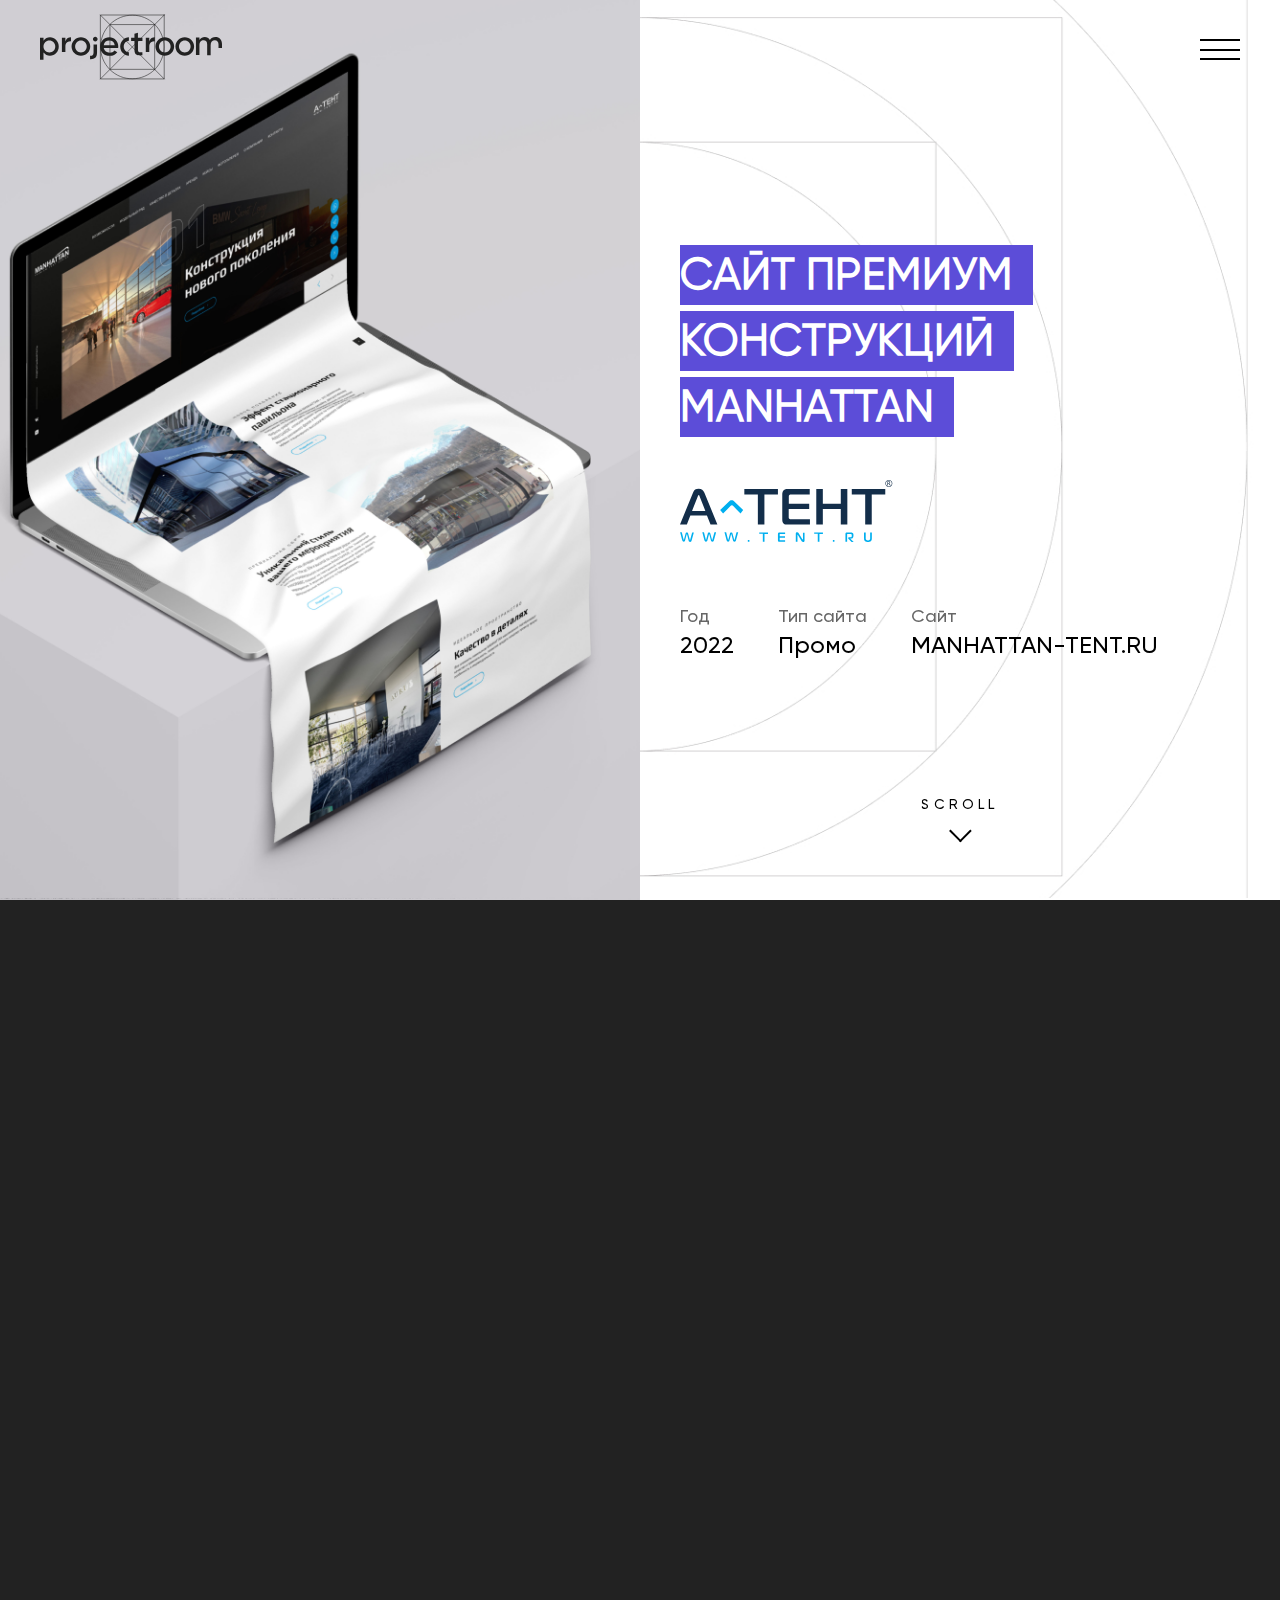
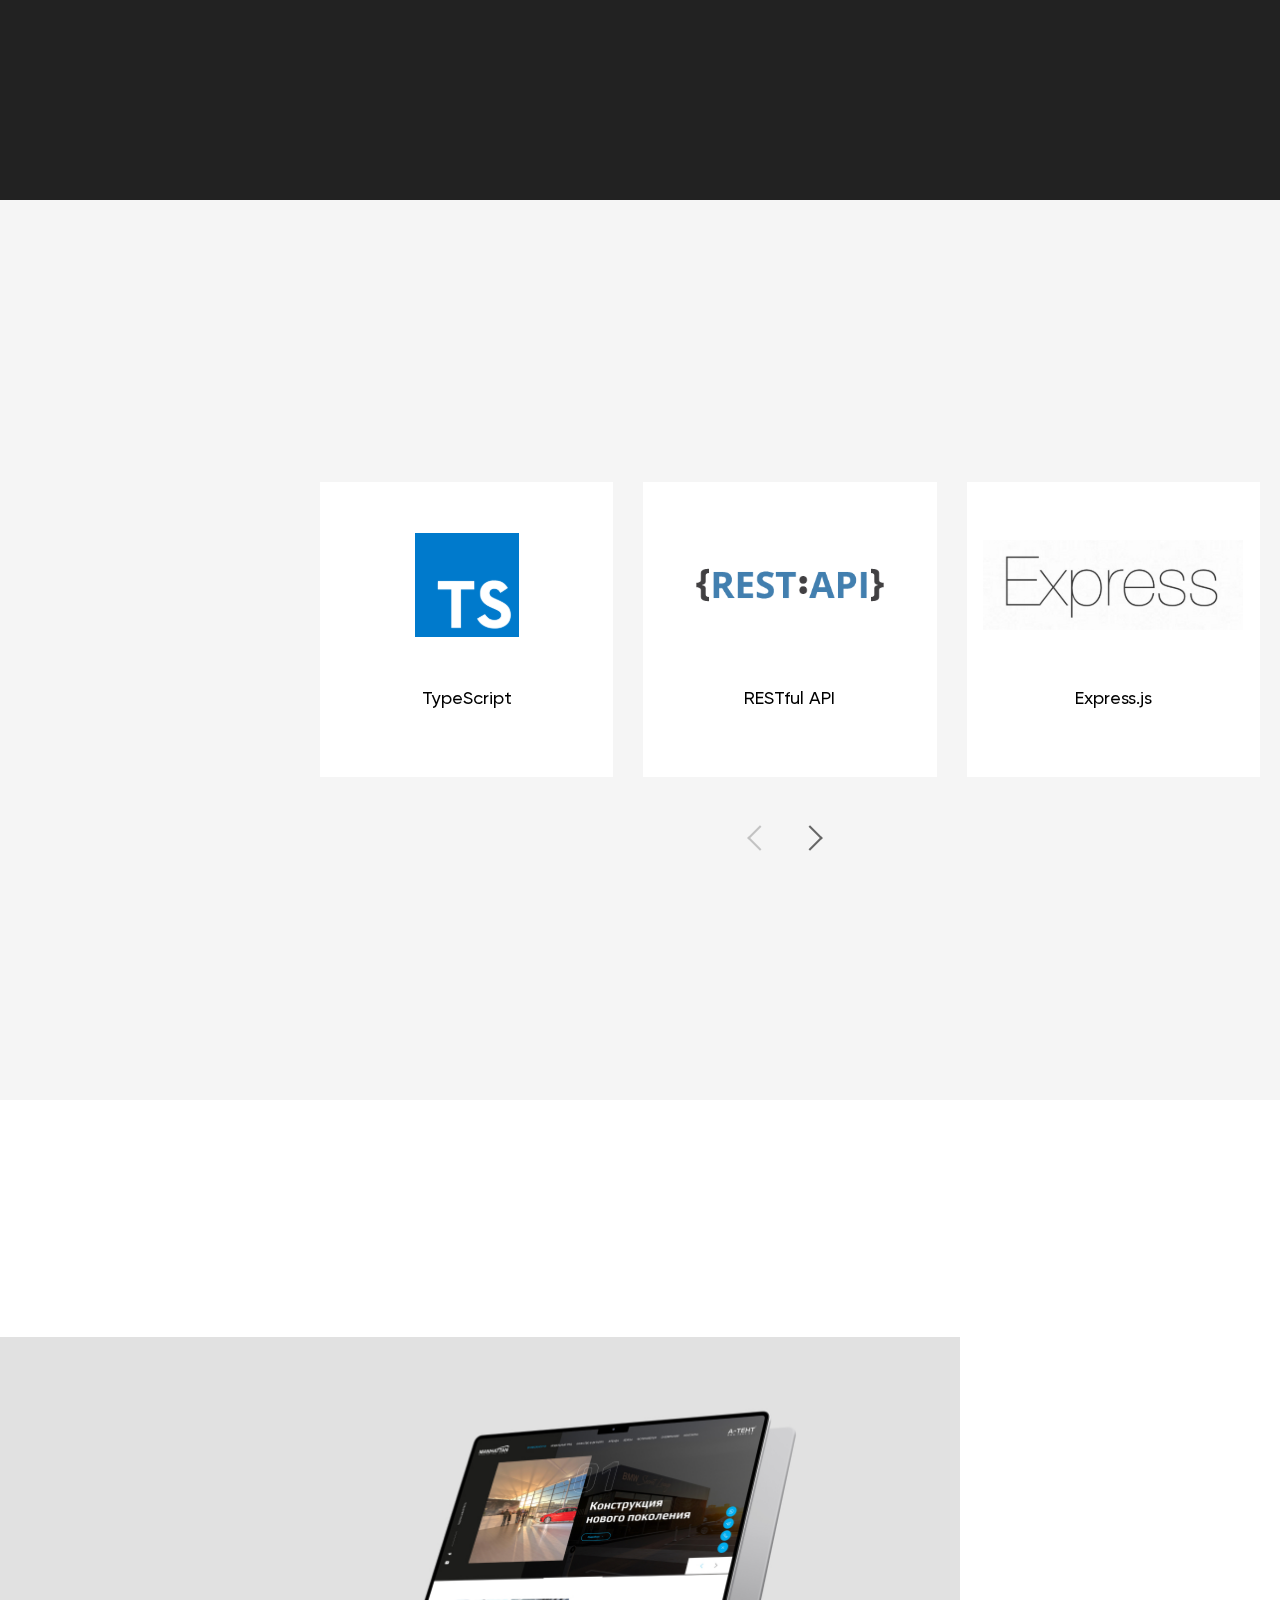
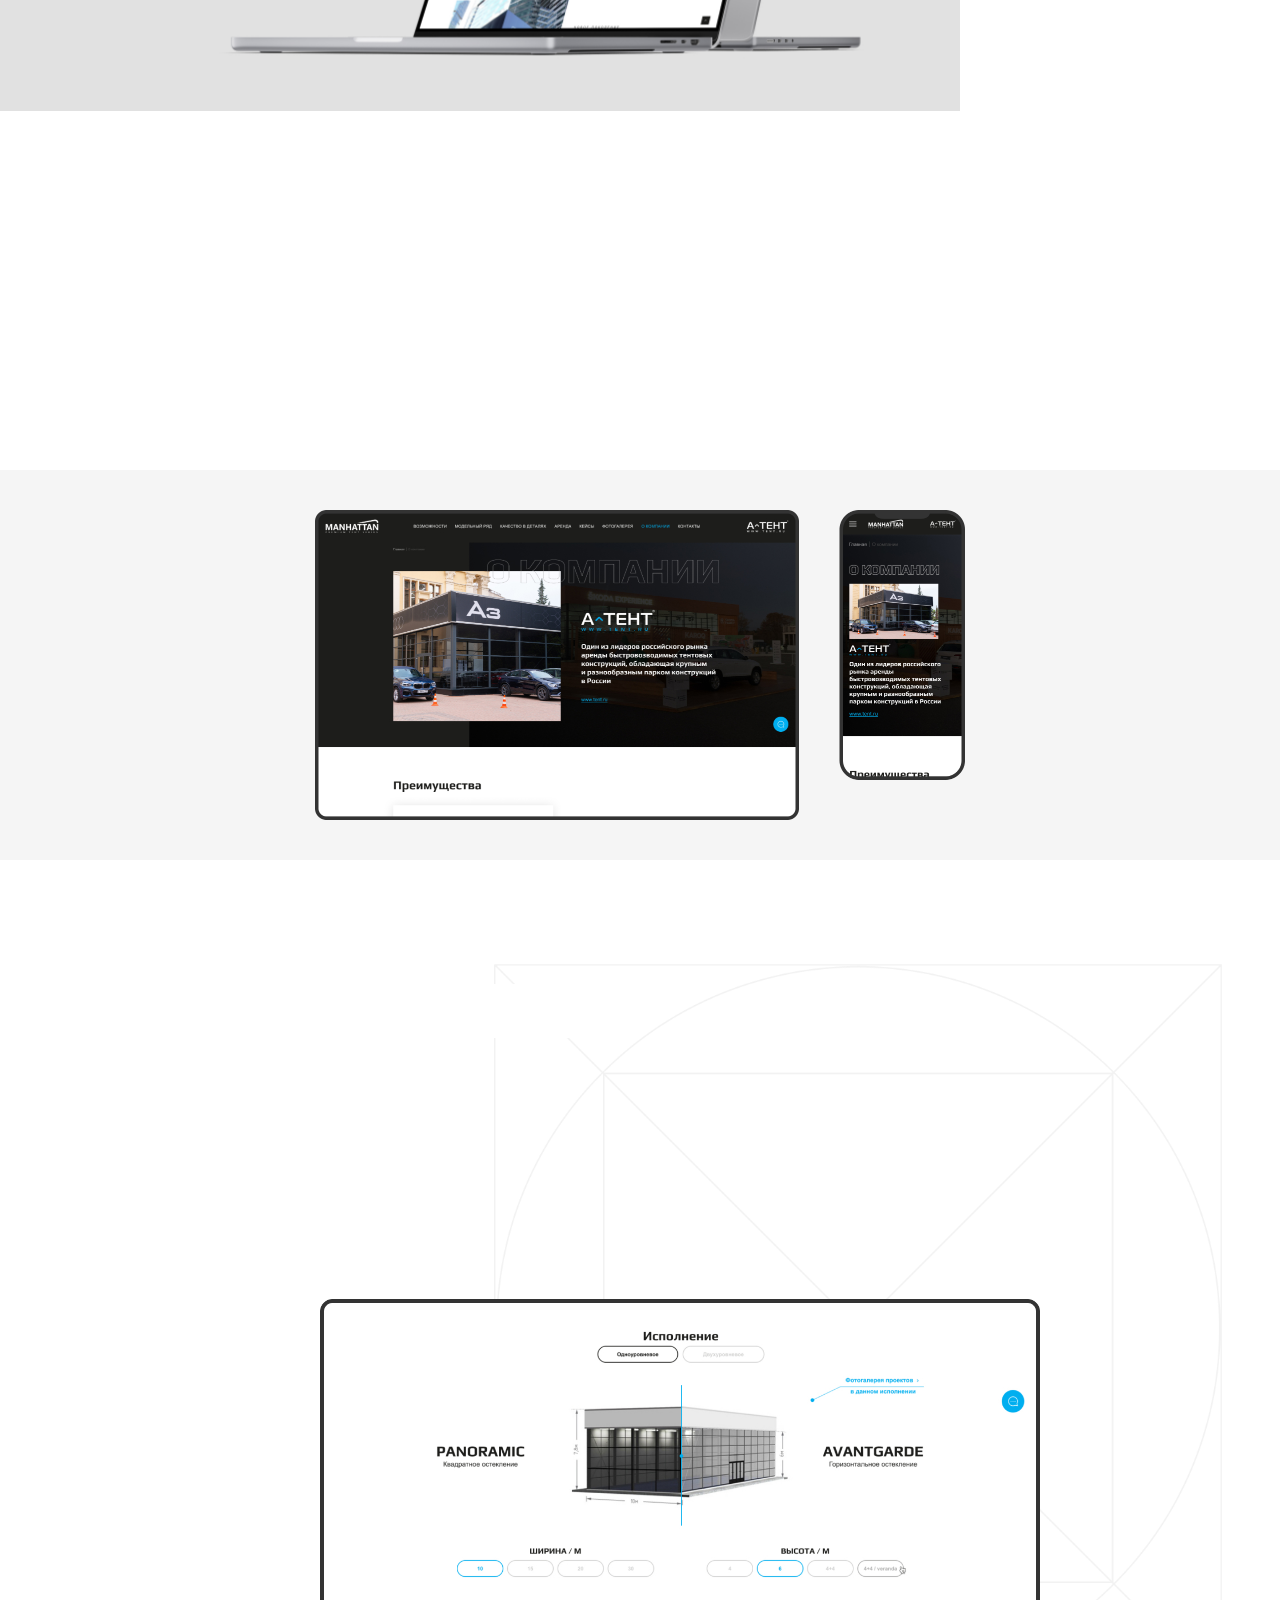
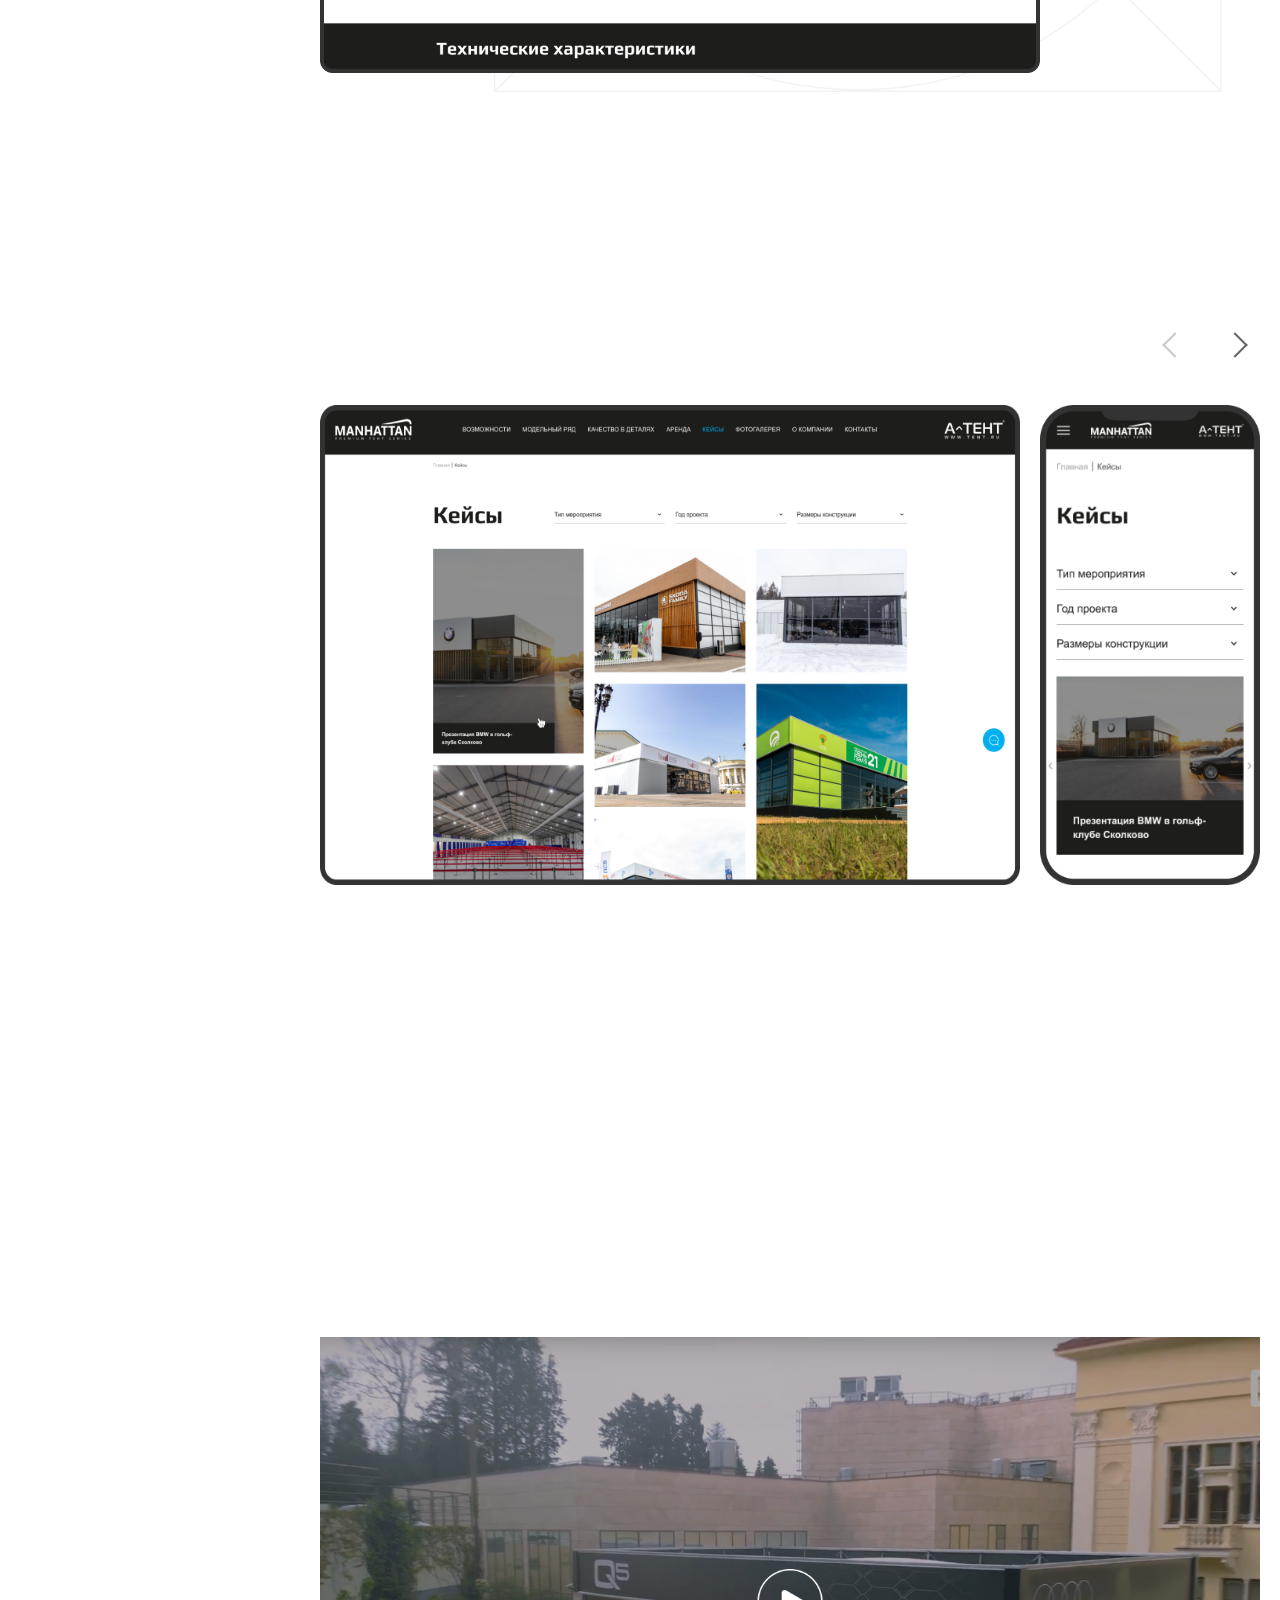
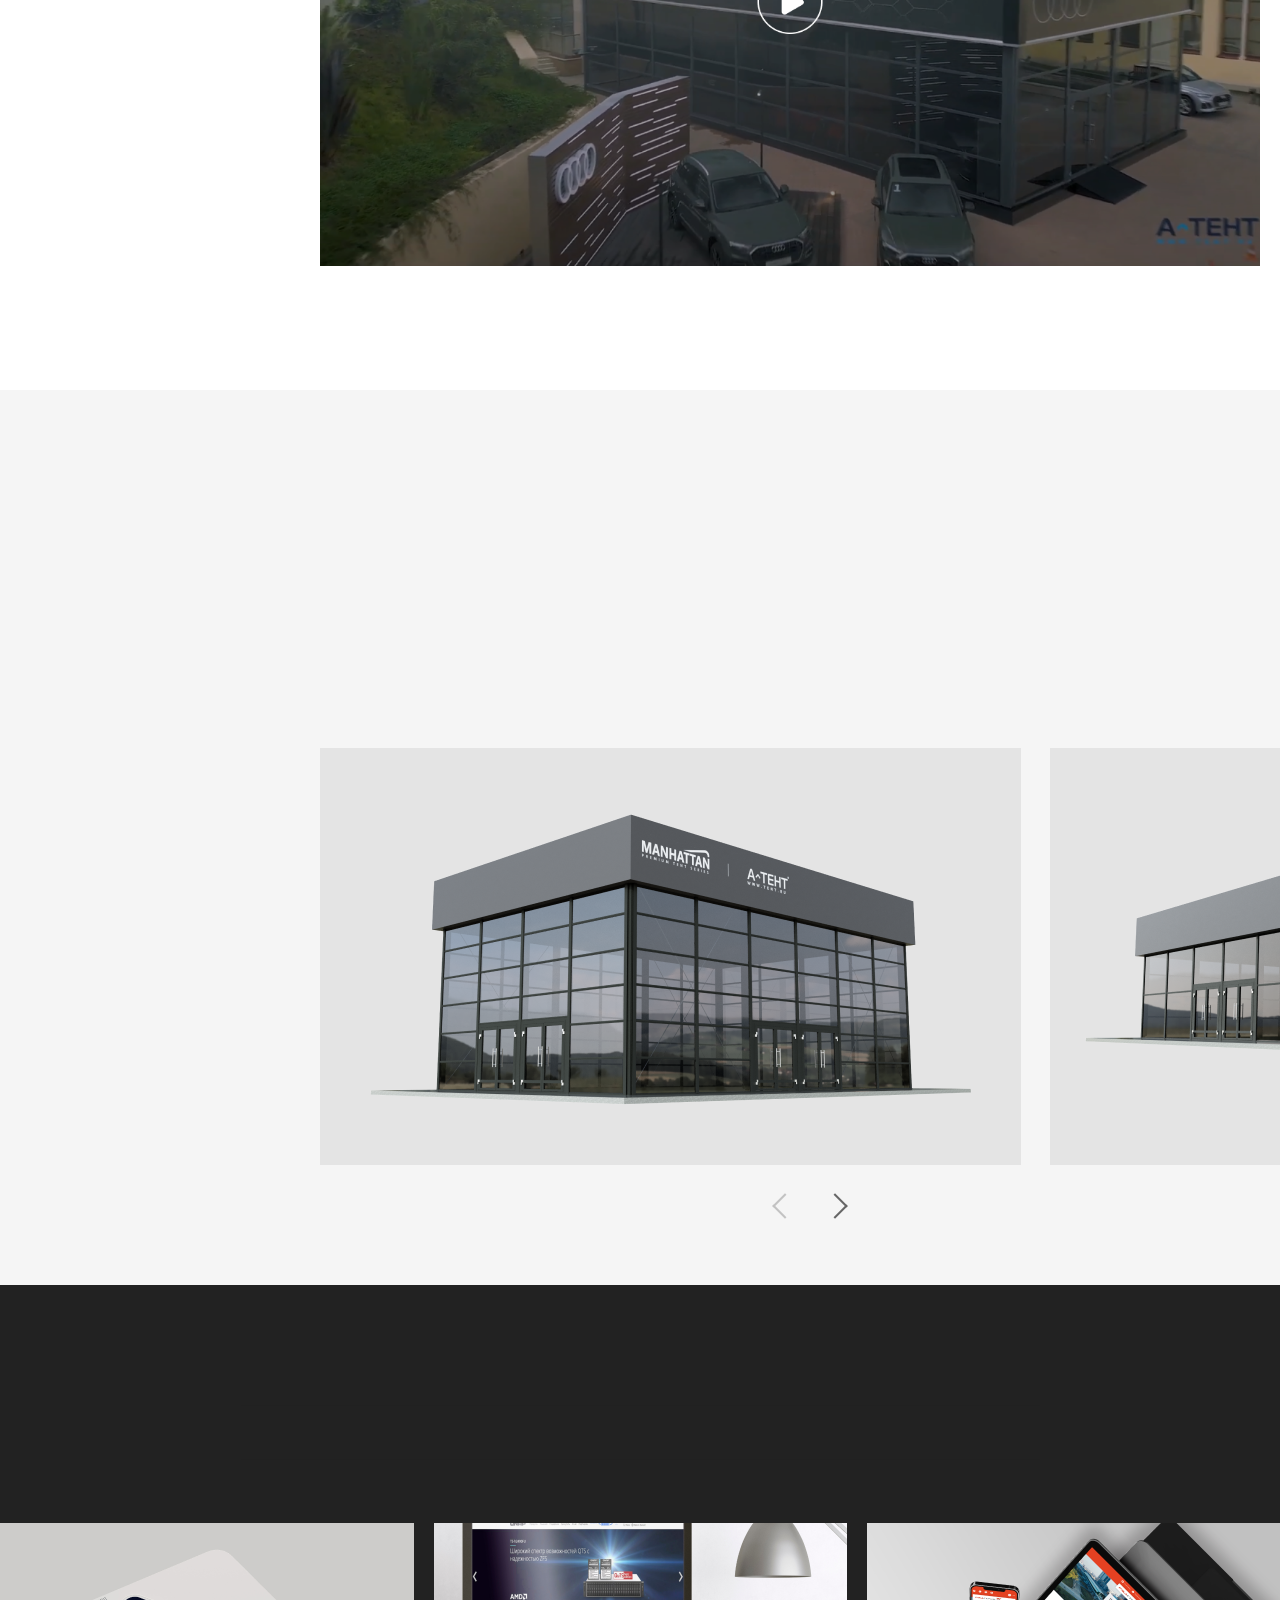
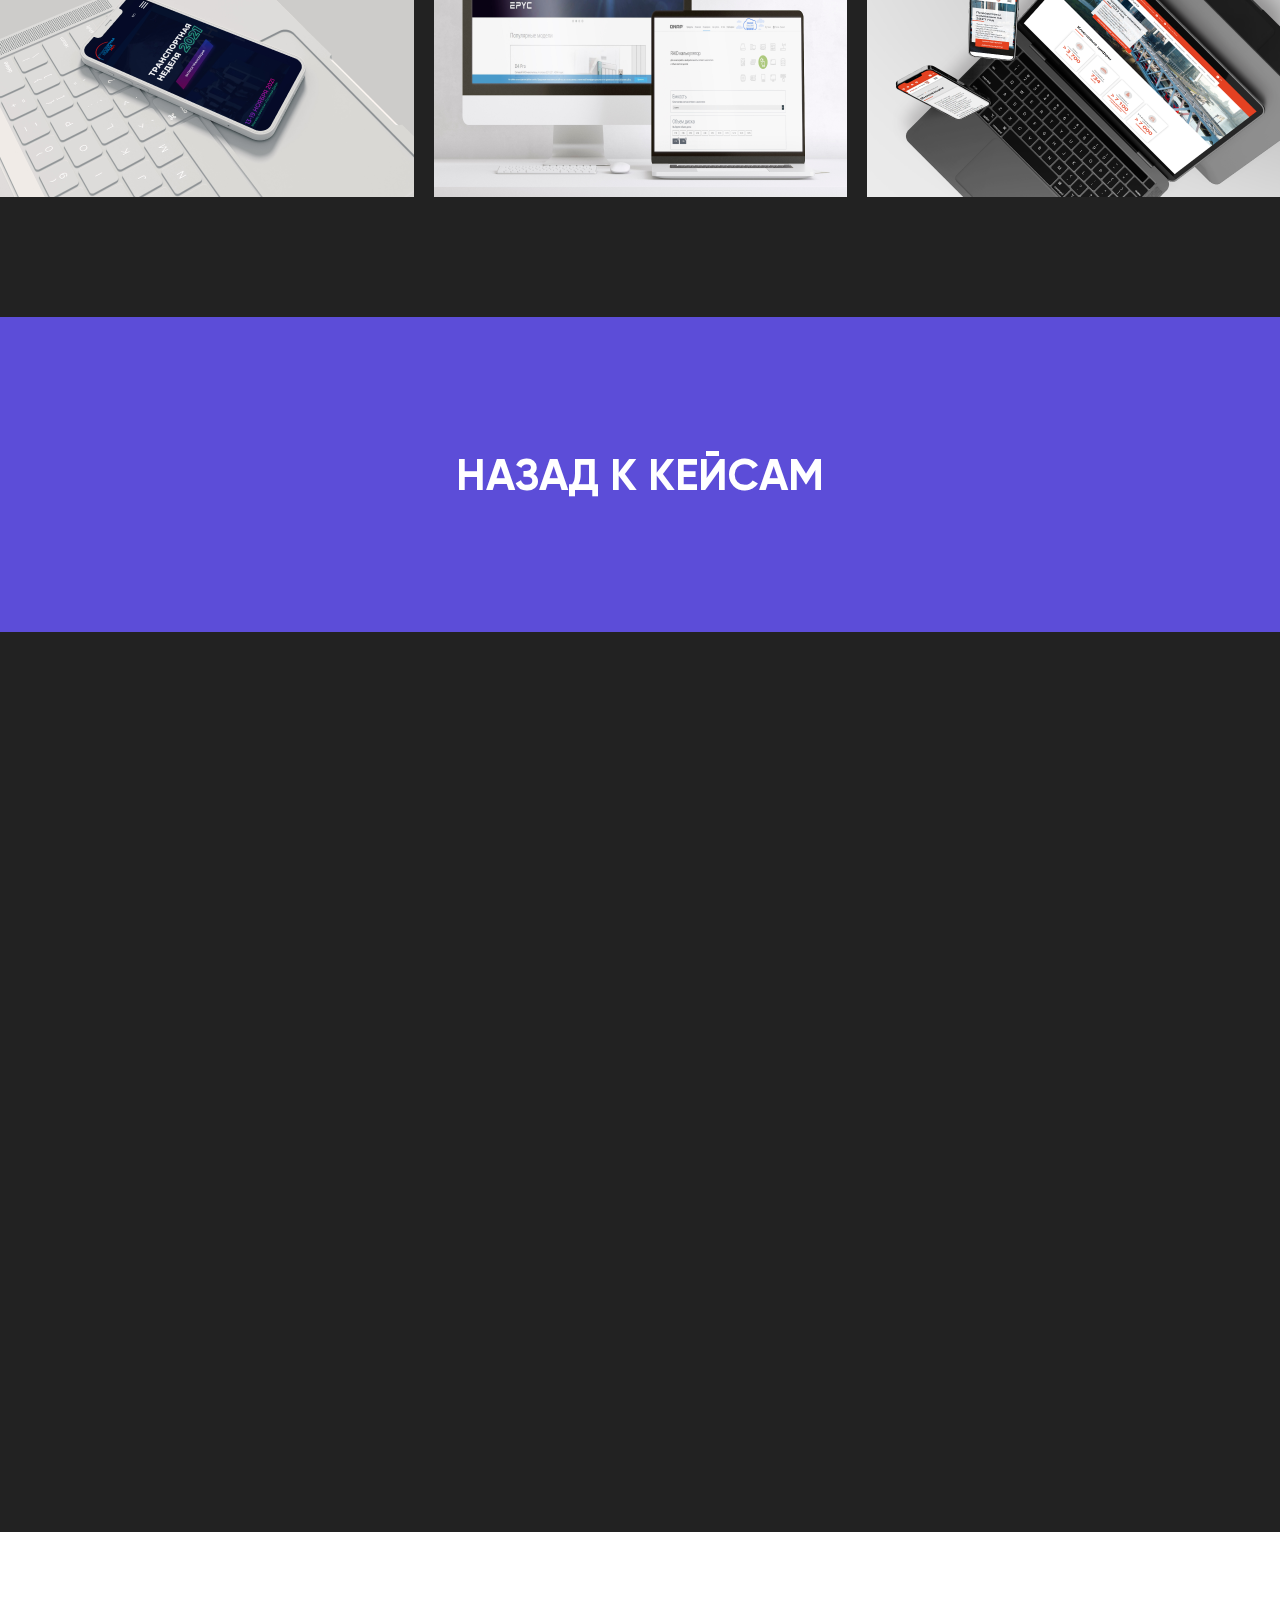
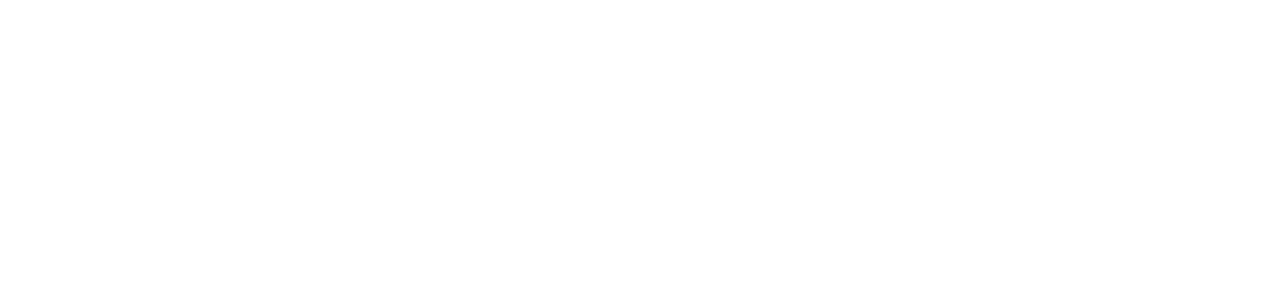
<file: case-manhattan.html>
<!DOCTYPE html>
<html lang="en">

<head>
 <meta charset="UTF-8">
 <meta http-equiv="X-UA-Compatible" content="IE=edge">
 <meta name="viewport" content="width=device-width, initial-scale=1.0">
 <link rel="stylesheet" href="./css/gilroy-regular.css">
 <link rel="stylesheet" href="./css/gilroy-medium.css">
 <link rel="stylesheet" href="./css/gilroy-bold.css">
 <link rel="stylesheet" href="./css/style.css">
 <link rel="stylesheet" href="https://cdnjs.cloudflare.com/ajax/libs/animate.css/4.1.1/animate.min.css" />
 <title>Projectroom</title>
</head>

<body>
 <button class="to-top-button">
  <span class="to-top-arrow"></span>
 </button>
 <header class="fixed-header">
  <div class="midnightHeader default">
   <div class="midnightInner">
    <div class="fixed-header__wrapper">
     <a href="index.html" class="fixed-header__logo">
      <img src="./img/Logo.svg" alt="">
     </a>
     <div class="menu-open">
      <span class="hamburger"></span>
     </div>
    </div>
   </div>
  </div>
  <div class="midnightHeader black">
   <div class="midnightInner">
    <div class="fixed-header__wrapper">
     <a href="index.html" class="fixed-header__logo">
      <img src="./img/Logo-blck.svg" alt="">
     </a>
     <div class="menu-open-blck">
      <span class="hamburger humburger-blck"></span>
     </div>
    </div>
   </div>
  </div>
 </header>
 <nav class="nav-container">
  <div class="nav-container-bg">
   <img src="./img/nav-back.svg" alt="">
  </div>
  <div class="menu-close"></div>
  <ul class="nav-list">
   <li><a href="index.html" class="nav-button" data-text="главная">главная</a></li>
   <li><a href="about.html" class="nav-button" data-text="о нас">о нас</a></li>
   <li><a href="services.html" class="nav-button" data-text="услуги">услуги</a></li>
   <li><a href="cases.html" class="nav-button" data-text="кейсы">кейсы</a></li>
   <li><a href="contact.html" class="nav-button" data-text="контакты">контакты</a></li>
  </ul>
 </nav>
 <main>
  <section data-animation-container class="manhattan-main" id="up" data-midnight="black">
   <div class="swiper-slide width-100 bg-black">
    <div class="slide-bg slide-bg-2"></div>
    <div class="home-slider__content">
     <div class="container-bg">
      <img src="./img/manhattan-img/bg-preview.png" alt="">
     </div>
     <div class="home-slider__container">
      <div class="margin-left-50">
       <h2 class="home-slider__title home-slider__slide2 home-slider__slide2-desk">
        <span class="slider-title-fill tr-delay-1" data-text="САЙТ ПРЕМИУМ" data-animation="overlay-anim2">САЙТ ПРЕМИУМ</span>
        <span class="slider-title-fill tr-delay-2" data-text="КОНСТРУКЦИЙ" data-animation="overlay-anim2">КОНСТРУКЦИЙ</span>
        <span class="slider-title-fill tr-delay-3" data-text="MANHATTAN" data-animation="overlay-anim2">MANHATTAN</span>
       </h2>
       <div class="overlay-anim-box1 tr-delay-3" data-animation="overlay-anim2" data-animation-start>
        <img  src="./img/manhattan-img/logo.svg" alt="" >
       </div>
       <div class="create-info">
        <div class="overlay-anim-box1 tr-delay-4" data-animation="overlay-anim2" data-animation-start>
         <p>Год</p>
         <p>2022</p>
        </div>
        <div class="overlay-anim-box1 tr-delay-5" data-animation="overlay-anim2" data-animation-start>
          <p>Тип сайта</p>
          <p>Промо</p>
        </div>
        <div class="overlay-anim-box1 tr-delay-6" data-animation="overlay-anim2" data-animation-start>
          <p>Сайт</p>
          <a href="manhattan-tent.ru">manhattan-tent.ru</a>
        </div>
       </div>
      </div>
     </div>
    </div>
   </div>
   <a href="#down" class="scroll-button">
    <div class="scroll-arrow-box">
     <span class="scroll-arrow"></span>
    </div>
    <div class="scroll-button-flip-box">
     <span class="scroll-button-flip" data-text='SCROLL'>
      SCROLL
     </span>
    </div>
   </a>
   </div>
  </section>
  <section class="manhattan-task" id="down">
   <div  class="manhattan-task__wrapper">
    <div data-animation-container  class="manhattan-task__title">
     <h3 data-animation-child class="overlay-anim-box5" data-animation="overlay-anim2">задача</h3>
     <p data-animation-child class="animate__animated" data-animation="animate__fadeInUp" data-animation-delay="0.6s">Разработать промо сайт для серии премиум конструкций MANHATTAN, предназначенный для укрепления имиджа данной серии
     конструкций, включая информирование потенциальных клиентов о их возможностях, а также формирования устойчивой
     ассоциативной связи между брендами «MANHATTAN» и «А-ТЕНТ».</p>
    </div>
    <div data-animation-container class="manhattan-task__task-list">
     <ul>
         <li data-animation-child class="animate__animated" data-animation="animate__fadeInUp" data-animation-delay="1s">Анализ рынка, разработка предложений и рекомендаций</li>
         <li data-animation-child class="animate__animated" data-animation="animate__fadeInUp" data-animation-delay="1.2s">Написание ТЗ</li>
         <li data-animation-child class="animate__animated" data-animation="animate__fadeInUp" data-animation-delay="1.4s">Разработка дизайна</li>
         <li data-animation-child class="animate__animated" data-animation="animate__fadeInUp" data-animation-delay="1.6s">Программирование</li>
         <li data-animation-child class="animate__animated" data-animation="animate__fadeInUp" data-animation-delay="1.7s">Видеопроизводство</li>
         <li data-animation-child class="animate__animated" data-animation="animate__fadeInUp" data-animation-delay="1.8s">Создание 3D моделей конструкций</li>
         <li data-animation-child class="animate__animated" data-animation="animate__fadeInUp" data-animation-delay="2s">Техническая поддержка</li>
         <li data-animation-child class="animate__animated" data-animation="animate__fadeInUp" data-animation-delay="2.2s">Продвижение</li>
     </ul>
    </div>
   </div>
  </section>
  <section class="manhattan-technologies" data-midnight="black">
   <div class="manhattan-technologies__wrapper">
     <div  class="manhattan-technologies__title">
      <h3  class="overlay-anim-box1" data-animation="overlay-anim2">ТЕХНОЛОГИИ</h3>
     </div>
      <!--slider start-->
      <div class="technologies-slider">
       <!--swiper-wrapper start-->
       <div class="swiper-wrapper">
        <!--swiper-slide start-->
        <div class="swiper-slide">
         <div class="slider-inner">
          <img src="./img/manhattan-img/TypeScript.svg" alt="">
          <p>TypeScript</p>
         </div>
        </div>
        <!--swiper-slide end-->
        <!--swiper-slide start-->
        <div class="swiper-slide">
         <div class="slider-inner">
          <img src="./img/manhattan-img/REST-API.svg" alt="">
          <p>RESTful API</p>
         </div>
        </div>
        <!--swiper-slide end-->
        <!--swiper-slide start-->
        <div class="swiper-slide">
         <div class="slider-inner">
          <img src="./img/manhattan-img/Express.svg" alt="">
          <p>Express.js</p>
         </div>
        </div>
        <!--swiper-slide end-->
        <!--swiper-slide start-->
        <div class="swiper-slide">
         <div class="slider-inner">
          <img src="./img/manhattan-img/MAILCH.svg" alt="">
          <p>Mailchimp</p>
         </div>
        </div>
        <!--swiper-slide end-->
        <!--swiper-slide start-->
        <div class="swiper-slide">
         <div class="slider-inner">
          <img src="./img/manhattan-img/gitlab.svg" alt="">
          <p>GitLab CI</p>
         </div>
        </div>
        <!--swiper-slide end-->
        <!--swiper-slide start-->
        <div class="swiper-slide">
         <div class="slider-inner">
          <img src="./img/manhattan-img/Redux.svg" alt="">
          <p>Redux</p>
         </div>
        </div>
        <!--swiper-slide end-->
        <!--swiper-slide start-->
        <div class="swiper-slide">
         <div class="slider-inner">
          <img src="./img/manhattan-img/next-js.svg" alt="">
          <p>Next.js</p>
         </div>
        </div>
        <!--swiper-slide end-->
       </div>
       <!--swiper-wrapper end-->
       <div class="swiper-button-next">
        <div class="slider-arrow-next-box">
         <span class="slider-arrow-next"></span>
        </div>
       </div>
       <div class="swiper-button-prev">
        <div class="slider-arrow-prev-box">
         <span class="slider-arrow-prev"></span>
        </div>
       </div>
      </div>
      <!--slider end-->
   </div>
  </section>
  <section class="manhattan-solution" data-midnight="black">
   <div class="manhattan-solution__title">
    <h3 class="overlay-anim-box1" data-animation="overlay-anim2">РЕШЕНИЕ</h3>
    <p class="animate__animated" data-animation="animate__fadeInUp" data-animation-delay="0.8s">Разработка дизайна на основе существующего фирменного стиля компании, учитывая премиальность продукта, принцип простоты
    использования интерфейса сайта (usability). Создание логичной и прозрачной для пользователя навигации.</p>
   </div>
   <div class="manhattan-solution__img">
    <img src="./img/manhattan-img/solution.jpg" alt="">
   </div>
  </section>
  <section class="manhattan-concept" data-midnight="black">
   <div class="manhattan-concept__title">
    <h3 class="overlay-anim-box1" data-animation="overlay-anim2">КОНЦЕПЦИЯ</h3>
    <p class="animate__animated" data-animation="animate__fadeInUp" data-animation-delay="0.8s" data-animation-start>Разработка адаптивного макета для обеспечения корректного отображения контента сайта и единства дизайна на планшетах
    и мобильных устройствах.</p>
    <p class="animate__animated" data-animation="animate__fadeInUp" data-animation-delay="1s" data-animation-start>Обеспечение оперативного доступа пользователю к необходимой и актуальной информации о продукте.</p>
   </div>
   <div class="manhattan-concept__img">
    <img class="concept-img-desk" src="./img/manhattan-img/concept.jpg" alt="">
    <img class="concept-img-mobile" src="./img/manhattan-img/concept-mobile.png" alt="">
   </div>
  </section>
  <section class="manhattan-navigation" data-midnight="black">
   <div class="manhattan-navigation__wrapper">
    <div class="manhattan-navigation__content">
     <div data-animation-container class="manhattan-navigation__title">
      <h3 class="overlay-anim-box1" data-animation="overlay-anim2">НАВИГАЦИЯ</h3>
      <p class="animate__animated" data-animation="animate__fadeInUp" data-animation-delay="1s" data-animation-start>Основное меню доступно пользователю в любой момент нахождения на сайте — при прокручивании сайта, шапка с меню
      закрепляется в верхней части экрана. Помимо основного меню, благодаря «хлебным крошкам», пользователь всегда понимает
      на какой странице находится в настоящее время и сможет перейти на другую в случае необходимости.</p>
      <p class="animate__animated" data-animation="animate__fadeInUp" data-animation-delay="1.2s" data-animation-start>Удобная навигация на странице «Модельный ряд», позволяет пользователю быстро сориентиррваться в особенностях продукции
      компании и сделать выбор в пользу необходимой ему конструкции.</p>
     </div>
     <div class="manhattan-navigation__img">
      <img src="./img/manhattan-img/navigation.jpg" alt="">
     </div>
    </div>
    <div class="manhattan-navigation__bg">
   <img src="./img/manhattan-img/navigation-bg.png" alt="">
    </div>
   </div>
  </section>
  <section class="manhattan-pages" data-midnight="black">
   <div class="manhattan-pages__wrapper">
    <div class="manhattan-pages__title">
     <h3 class="overlay-anim-box1" data-animation="overlay-anim2">СТРАНИЦЫ</h3>
    </div>
    <!--slider start-->
    <div class="pages-slider">
     <!--swiper-wrapper start-->
         <div class="swiper-wrapper">
          <!--swiper-slide start-->
          <div class="swiper-slide desktop-page">
           <img src="./img/manhattan-img/desktop-1.png" alt="">
          </div>
          <!--swiper-slide end-->
          <!--swiper-slide start-->
          <div class="swiper-slide mobile-page">
            <img src="./img/manhattan-img/mobile-1.png" alt="">
          </div>
          <!--swiper-slide end-->
          <!--swiper-slide start-->
          <div class="swiper-slide desktop-page">
            <img src="./img/manhattan-img/desktop-2.png" alt="">
          </div>
          <!--swiper-slide end-->
          <!--swiper-slide start-->
          <div class="swiper-slide mobile-page">
            <img src="./img/manhattan-img/mobile-2.png" alt="">
          </div>
          <!--swiper-slide end-->
          <!--swiper-slide start-->
          <div class="swiper-slide desktop-page">
            <img src="./img/manhattan-img/desktop-3.png" alt="">
          </div>
          <!--swiper-slide end-->
          <!--swiper-slide start-->
          <div class="swiper-slide mobile-page">
            <img src="./img/manhattan-img/mobile-3.png" alt="">
          </div>
          <!--swiper-slide end-->
         </div>
     <!--swiper-wrapper end-->
     <div class="swiper-button-next">
      <div class="slider-arrow-next-box">
       <span class="slider-arrow-next"></span>
      </div>
     </div>
     <div class="swiper-button-prev">
      <div class="slider-arrow-prev-box">
       <span class="slider-arrow-prev"></span>
      </div>
     </div>
    </div>
    <!--slider end-->
   </div>
  </section>
  <section class="manhattan-video" data-midnight="black">
   <div class="manhattan-video__wrapper">
    <div class="manhattan-video__title">
     <h3 class="overlay-anim-box1" data-animation="overlay-anim2">ДОПОЛНИТЕЛЬНЫЕ ОПЦИИ</h3>
     <p class="animate__animated" data-animation="animate__fadeInUp" data-animation-delay="0.8s">Для сайта компании нами был разработан и смонтирован видеоролик о премиальной продукции и её особенностях. Компании
     есть, что показать на рынке и данный ход даёт дополнительную информацию пользователям о продукции, а так же говорит
     о том, что компания подходит к делу с полной серьёзностью и ответственностью.</p>
    </div>
    <div class="manhattan-video__content">
     <img src="./img/manhattan-img/video.png" alt="">
    </div>
   </div>
  </section>
  <section class="manhattan-3d" data-midnight="black">
   <div class="manhattan-3d__wrapper">
    <div class="manhattan-3d__title">
     <h3 data-animation-container>
      <span data-animation-child class="overlay-anim-box1 tr-delay-1" data-animation="overlay-anim2">СОЗДАНИЕ</span>
      <span data-animation-child class="overlay-anim-box1 tr-delay-2"  data-animation="overlay-anim2">3D МОДЕЛЕЙ</span>
      <span data-animation-child class="overlay-anim-box1 tr-delay-3" data-animation="overlay-anim2">КОНСТРУКЦИЙ</span>
    </h3>
     <p class="animate__animated" data-animation="animate__fadeInUp" data-animation-delay="1s">Наличие эффектных 3D моделей — одна из главных задач для демонстрации продукта пользователю. Максимальная реалистичность
     даёт возможность клиенту полно представлять её внешний вид.</p>
    </div>
    <!--slider start-->
    <div class="d-slider">
     <!--swiper-wrapper start-->
     <div class="swiper-wrapper">
       <!--swiper-slide start-->
       <div class="swiper-slide">
        <img src="./img/manhattan-img/3d-1.png" alt="">
       </div>
       <!--swiper-slide start-->
        <!--swiper-slide start-->
        <div class="swiper-slide">
         <img src="./img/manhattan-img/3d-2.png" alt="">
        </div>
        <!--swiper-slide start-->
         <!--swiper-slide start-->
         <div class="swiper-slide">
          <img src="./img/manhattan-img/3d-3.png" alt="">
         </div>
         <!--swiper-slide start-->
     </div>
      <!--swiper-wrapper end-->
    </div>
    <!--slider end-->
    <div class="swiper-button-next">
     <div class="slider-arrow-next-box">
      <span class="slider-arrow-next"></span>
     </div>
    </div>
    <div class="swiper-button-prev">
     <div class="slider-arrow-prev-box">
      <span class="slider-arrow-prev"></span>
     </div>
    </div>
   </div>
  </section>
  <section class="manhattan-more">
   <div class="manhattan-more__wrapper">
    <div class="manhattan-more__title">
     <h3 class="overlay-anim-box5 " data-animation="overlay-anim2">Вам также может быть интересно</h3>
    </div>
    <!--swiper start-->
    <div class="more-slider">
     <!--swiper-wrapper start-->
     <div class="swiper-wrapper">
      <!--swiper-slide start-->
      <div class="swiper-slide">
       <div class="slide-content">
        <a href="#"><img src="./img/manhattan-img/img-slide.png" alt=""><span class="slide-text">Транспортная неделя</span></a>
        <a href="#"><img src="./img/manhattan-img/img-slide-1.png" alt=""><span class="slide-text">QNAP</span></a>
        <a href="#"><img src="./img/manhattan-img/img-slide-2.png" alt=""><span class="slide-text">РЖДСТРОЙ</span></a>
       </div>
      </div>
      <!--swiper-slide end-->
      <!--swiper-slide start-->
      <div class="swiper-slide">
       <div class="slide-content">
        <a href="#"><img src="./img/manhattan-img/img-slide.png" alt=""><span class="slide-text">Транспортная неделя</span></a>
        <a href="#"><img src="./img/manhattan-img/img-slide-1.png" alt=""><span class="slide-text">QNAP</span></a>
        <a href="#"><img src="./img/manhattan-img/img-slide-2.png" alt=""><span class="slide-text">РЖДСТРОЙ</span></a>
       </div>
      </div>
      <!--swiper-slide end-->
      <!--swiper-slide start-->
      <div class="swiper-slide">
       <div class="slide-content">
        <a href="#"><img src="./img/manhattan-img/img-slide.png" alt=""><span class="slide-text">Транспортная неделя</span></a>
        <a href="#"><img src="./img/manhattan-img/img-slide-1.png" alt=""><span class="slide-text">QNAP</span></a>
        <a href="#"><img src="./img/manhattan-img/img-slide-2.png" alt=""><span class="slide-text">РЖДСТРОЙ</span></a>
       </div>
      </div>
      <!--swiper-slide end-->
     </div>
     <!--swiper-wrapper start-->
      <div class="swiper-pagination">
      </div>
    </div>
   <!--swiper start-->
  <!--swiper start-->
  <div class="more-slider-mobile">
    <!--swiper-wrapper start-->
    <div class="swiper-wrapper">
      <!--swiper-slide start-->
      <div class="swiper-slide">
        <div class="slide-content">
          <a href="#"><img src="./img/manhattan-img/img-slide.png" alt=""><span class="slider-title-fill" data-text="Транспортная неделя">Транспортная неделя</span></a>
        </div>
      </div>
      <!--swiper-slide end-->
      <!--swiper-slide start-->
      <div class="swiper-slide">
        <div class="slide-content">
          <a href="#"><img src="./img/manhattan-img/img-slide-1.png" alt=""><span class="slider-title-fill" data-text="QNAP">QNAP</span></a>
        </div>
      </div>
      <!--swiper-slide end-->
      <!--swiper-slide start-->
      <div class="swiper-slide">
        <div class="slide-content">
          <a href="#"><img src="./img/manhattan-img/img-slide-2.png" alt=""><span class="slider-title-fill" data-text="РЖДСТРОЙ">РЖДСТРОЙ</span></a>
        </div>
      </div>
      <!--swiper-slide end-->
    </div>
    <!--swiper-wrapper start-->
    <div class="swiper-pagination">
    </div>
  </div>
  <!--swiper start-->
   </div>
   <div class="cases__more">
    <a href="#" class="cases__button-more">
     <span class="cases__button-more-text" data-text="назад к кейсам">назад к кейсам</span>
    </a>
   </div>
  </section>
  <section class="contact-us">
   <div data-animation-container>
    <h4 data-animation-child class="contact-us__title overlay-anim-box5" data-animation="overlay-anim2">
     СВЯЖИТЕСЬ С НАМИ</h4>
   </div>
   <div data-animation-container class="contact-us__wrapper">
    <div class="contact-us__data">
     <div data-animation-child class="contact-us__data-block overlay-anim-box5 tr-delay-1"
      data-animation="overlay-anim2">
      <input type="text" name='name' placeholder="Имя">
     </div>
     <div data-animation-child class="contact-us__data-block  overlay-anim-box5 tr-delay-2"
      data-animation="overlay-anim2">
      <input type="email" name='mail' placeholder="E-mail" pattern=".+@globex\.com" required>
     </div>
     <div data-animation-child class="contact-us__data-block  overlay-anim-box5 tr-delay-3"
      data-animation="overlay-anim2">
      <input type="tel" name="phone" placeholder="Телефон" pattern="[0-9]{3}-[0-9]{3}-[0-9]{4}" required>
     </div>
    </div>
    <div data-animation-child class="contact-us__message overlay-anim-box5 tr-delay-2" data-animation="overlay-anim2">
     <textarea name="text" placeholder="Сообщение"></textarea>
    </div>
    <div data-animation-child class="contact-us__send-field overlay-anim-box5 tr-delay-2"
     data-animation="overlay-anim2">
     <div class="contact-us__captcha ">
      <form>
       <input type="checkbox" name="robot">
       <label for="robot">Я не робот</label>
      </form>
      <p>Конфиденциальность-Условия использования</p>
     </div>
     <form class="contact-us__agree ">
      <input type="checkbox" name="robot">
      <label for="robot">Даю согласие на обработку данных</label>
     </form>
     <button href="#" class="contact-us__button button arrow-btn"><span>Отправить</span></button>
    </div>
   </div>
  </section>
 </main>
 <footer class="footer">
  <div class="footer__wrapper">
   <div class="footer__left-block">
    <img src="./img/Logo.svg" alt="" class="footer__logo">
    <ul class="footer__nav">
     <li><a href="#">О СТУДИИ</a></li>
     <li><a href="#">УСЛУГИ</a></li>
     <li><a href="#">КЕЙСЫ</a></li>
     <li><a href="#">КЛИЕНТЫ</a></li>
     <li><a href="#">КОНТАКТЫ</a></li>
    </ul>
   </div>
   <div class="footer__right-block">
    <div class="footer__contacts-1">
     <ul>
      <li class="li-flex"><img src="./img/info.svg" alt=""><a
        href="mailto:mail@htmlacademy.ru">info@projectroom.digital</a></li>
      <li class="li-flex"><img src="./img/phone.svg" alt=""><a href="tel:++7954695563"> +7 (495) 469-55-63</a>
      </li>
     </ul>
     <p>107023, Москва,</p>
     <p>Малая Семеновская ул., 3Ас1</p>
    </div>
    <div class="footer__contacts-2">
     <ul>
      <li class="li-flex"><img src="./img/WhatsApp.svg" alt=""><a href="#"> WHATSAPP</a></li>
      <li class="li-flex"><img src="./img/Telegram.svg" alt=""><a href="#"> TELEGRAM</a></li>
     </ul>
     <div class="footer__cookie">
      <a href="#">Пользовательское соглашение</a>
      <a href="#">Cookie</a>
     </div>
    </div>
    <p class="footer__year">© PROJECTROOM, 2022</p>
   </div>
  </div>
 </footer>
 <script src="./js/swiper.js"></script>
 <script src="./js/jQuery2.2.0.js"></script>
 <script src="./js/midnight.jquery.js"></script>
 <script src="./js/midnight.js"></script>
 <script src="./js/ScrollAnimations.js"></script>
 <script src="./js/Headroom.js"></script>
 <script src="./js/header.js"></script>
 <script src="./js/jquery.spincrement.min.js"></script>
 <script src="./js/index.js"></script>
 <script src="./js/buttonToTop.js"></script>
</body>

</html>
</file>
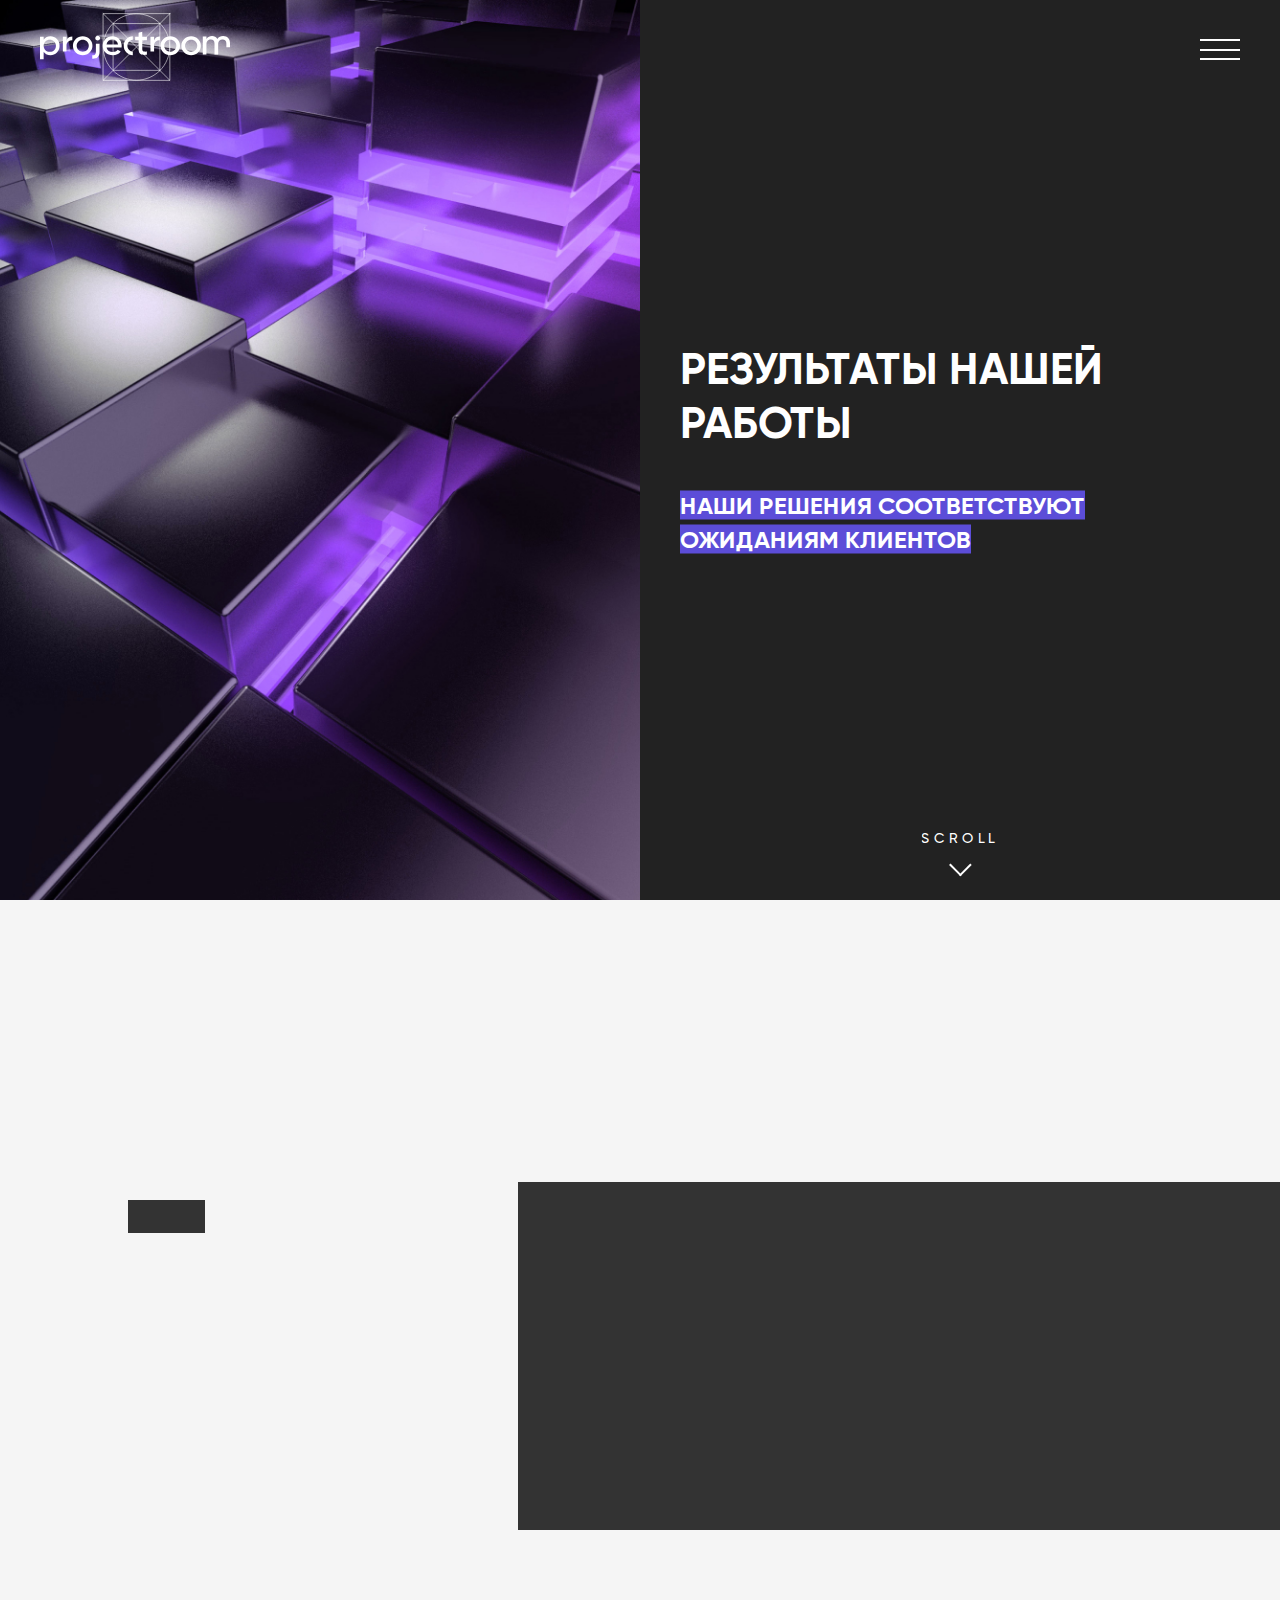
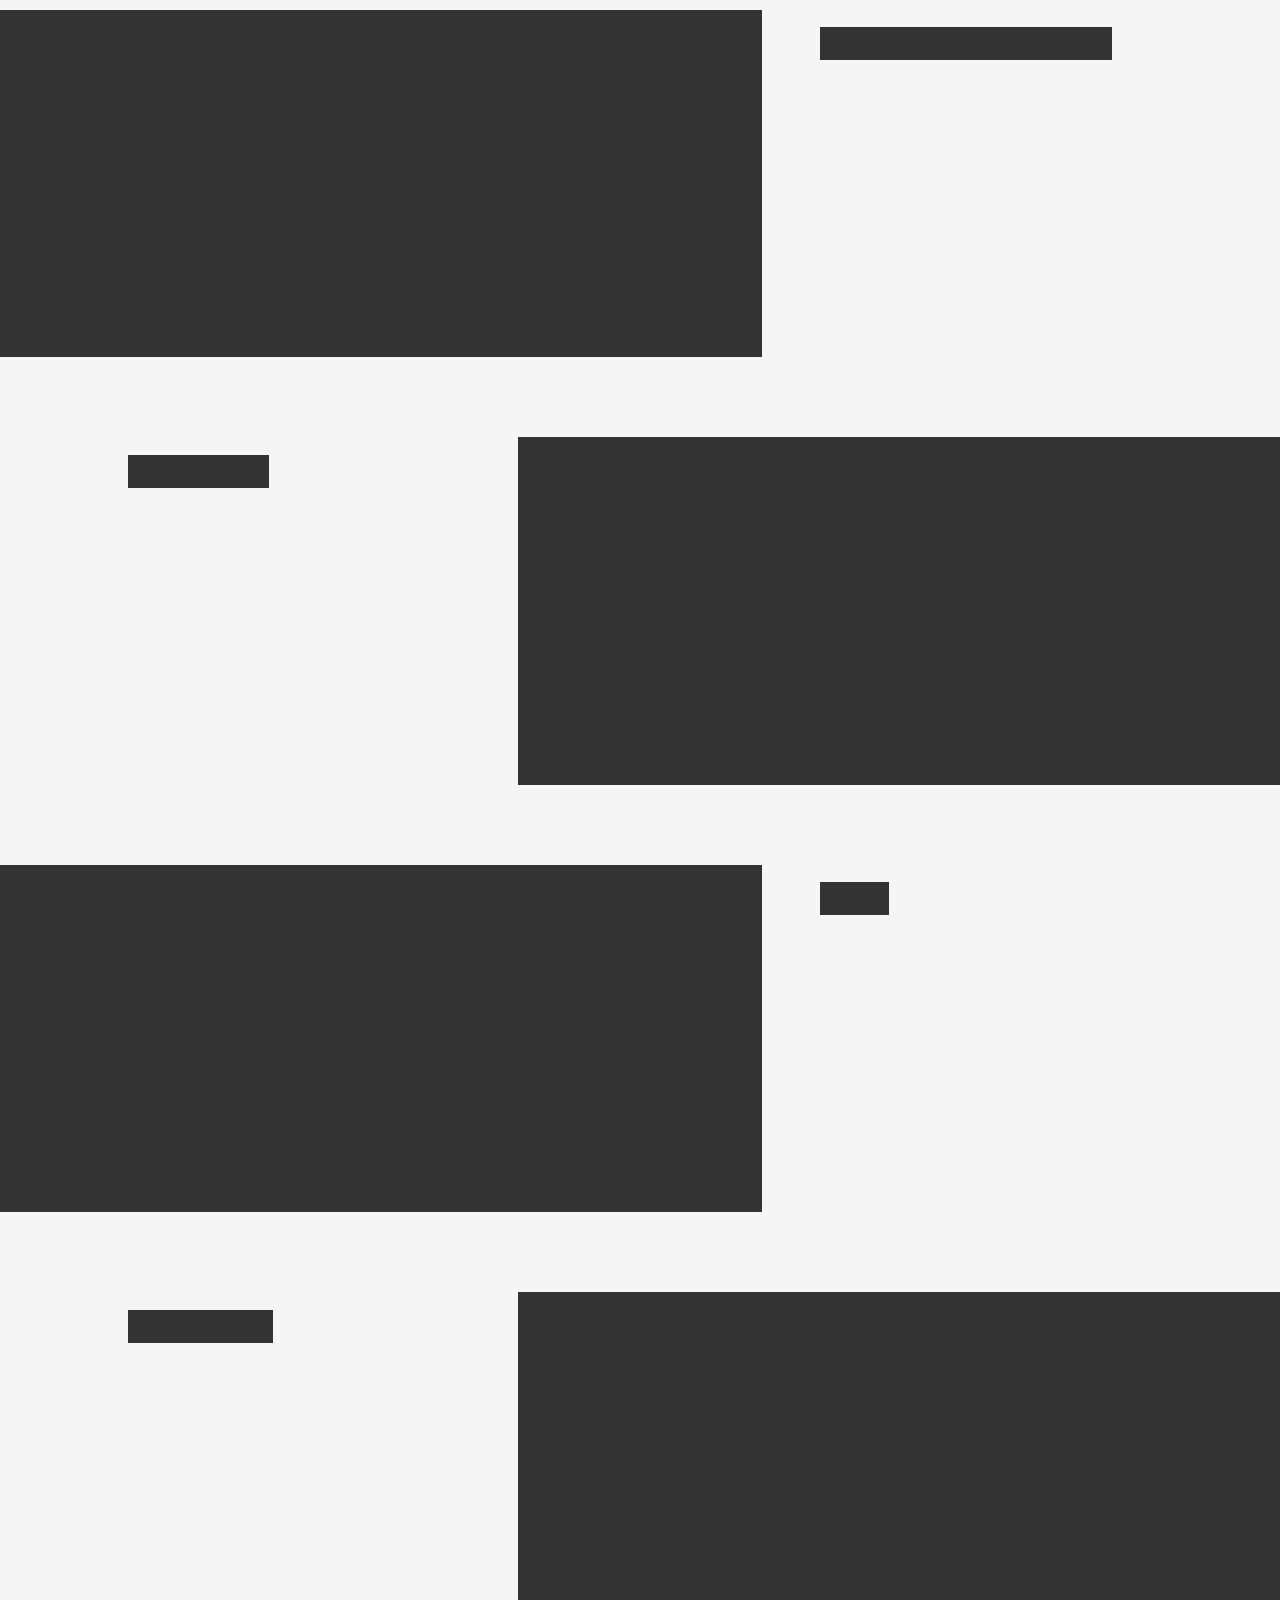
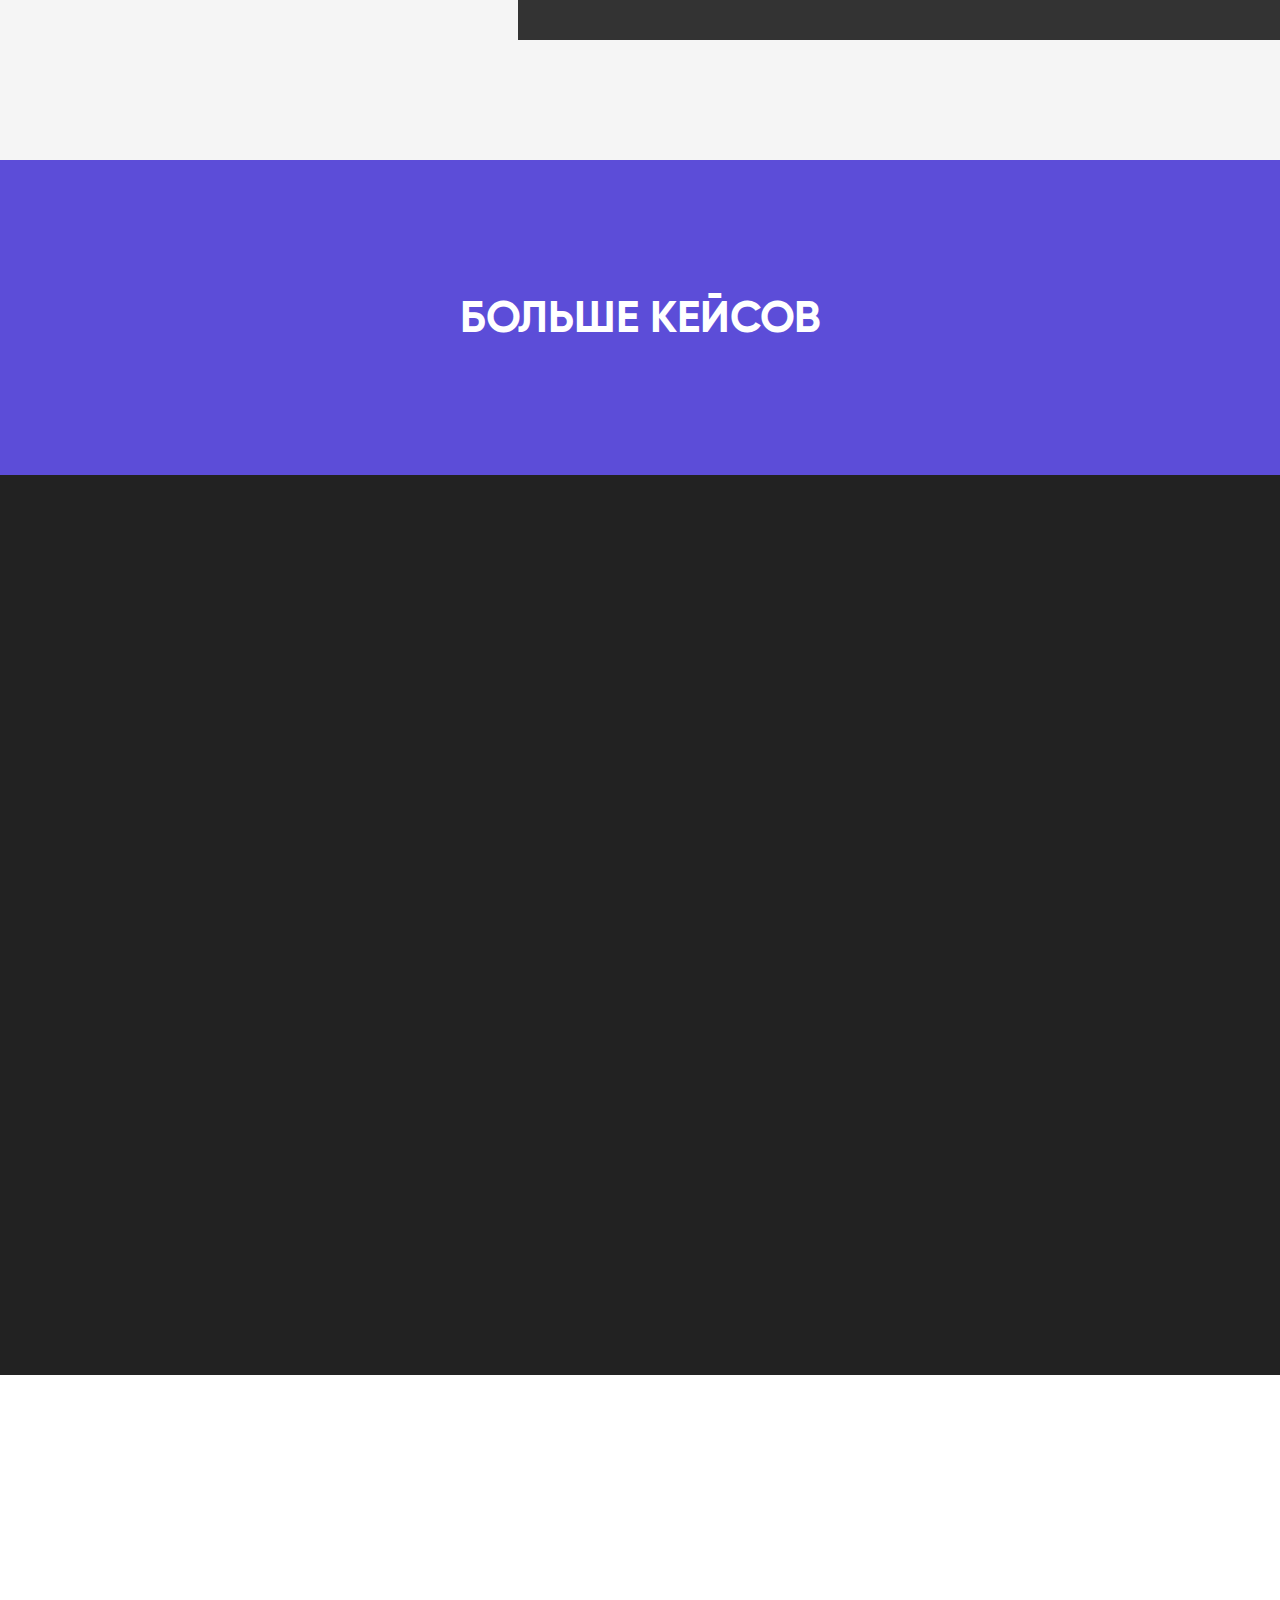
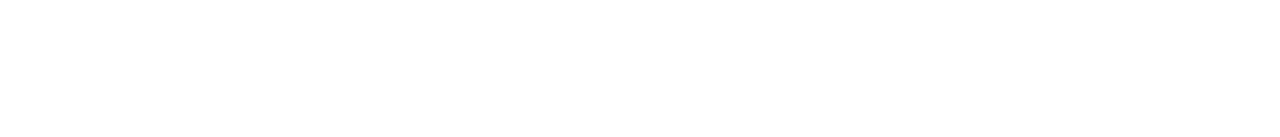
<file: cases.html>
<!DOCTYPE html>
<html lang="en">

<head>
  <meta charset="UTF-8">
  <meta http-equiv="X-UA-Compatible" content="IE=edge">
  <meta name="viewport" content="width=device-width, initial-scale=1.0">
  <link rel="stylesheet" href="./css/gilroy-regular.css">
  <link rel="stylesheet" href="./css/gilroy-medium.css">
  <link rel="stylesheet" href="./css/gilroy-bold.css">
  <link rel="stylesheet" href="./css/style.css">
  <link rel="stylesheet" href="https://cdnjs.cloudflare.com/ajax/libs/animate.css/4.1.1/animate.min.css" />
  <title>Projectroom</title>
</head>

<body>
  <button class="to-top-button">
    <span class="to-top-arrow"></span>
  </button>
  <header class="fixed-header">
    <div class="midnightHeader default">
      <div class="midnightInner">
        <div class="fixed-header__wrapper">
          <a href="index.html" class="fixed-header__logo">
            <img src="./img/Logo.svg" alt="">
          </a>
          <div class="menu-open">
            <span class="hamburger"></span>
          </div>
        </div>
      </div>
    </div>
    <div class="midnightHeader black">
      <div class="midnightInner">
        <div class="fixed-header__wrapper">
          <a href="index.html" class="fixed-header__logo">
            <img src="./img/Logo-blck.svg" alt="">
          </a>
          <div class="menu-open-blck">
            <span class="hamburger humburger-blck"></span>
          </div>
        </div>
      </div>
    </div>
  </header>
  <nav class="nav-container">
    <div class="nav-container-bg">
      <img src="./img/nav-back.svg" alt="">
    </div>
    <div class="menu-close"></div>
    <ul class="nav-list">
      <li><a href="index.html" class="nav-button" data-text="главная">главная</a></li>
      <li><a href="about.html" class="nav-button" data-text="о нас">о нас</a></li>
      <li><a href="services.html" class="nav-button" data-text="услуги">услуги</a></li>
      <li><a href="cases.html" class="nav-button active" data-text="кейсы">кейсы</a></li>
      <li><a href="contact.html" class="nav-button" data-text="контакты">контакты</a></li>
    </ul>
  </nav>
  <main>
    <section class="cases-main">
      <div class="swiper-slide width-100 bg-black">
        <div class="slide-bg"></div>
        <div class="home-slider__content home-slider__content-1">
          <div class="home-slider__container">
            <div data-animation-container class="margin-left-50">
              <h2 class="home-slider__title">
                <p data-animation-child class="overlay-anim-box5 tr-delay-1 " data-animation="overlay-anim2">Результаты
                  нашей</p>
                <p data-animation-child class="overlay-anim-box5 tr-delay-2" data-animation="overlay-anim2">работы</p>
              </h2>
              <h2 class="home-slider__title-mobile">
                <p data-animation-child class="slider-title-fill tr-delay-1 " data-animation="overlay-anim2"
                  data-text="Результаты нашей">Результаты нашей</p>
                <p data-animation-child class="slider-title-fill tr-delay-2" data-animation="overlay-anim2"
                  data-text="работы">работы</p>
              </h2>
              <h4 class="cases-main-desk">
                <div>
                  <p data-animation-child class="slider-title-fill tr-delay-3" data-animation="overlay-anim2"
                    data-text="Наши решения соответствуют">Наши решения соответствуют</p>
                </div>
                <p data-animation-child class="slider-title-fill tr-delay-4" data-animation="overlay-anim2"
                  data-text="ожиданиям клиентов">ожиданиям клиентов</p>
              </h4>
              <h4 class="cases-main-mobile">
                <div>
                  <p data-animation-child class="slider-title-fill tr-delay-2" data-animation="overlay-anim2"
                    data-text="Наши решения">Наши решения</p>
                  <p data-animation-child class="slider-title-fill tr-delay-3" data-animation="overlay-anim2"
                    data-text="соответствуют">соответствуют</p>
                </div>
                <p data-animation-child class="slider-title-fill tr-delay-4" data-animation="overlay-anim2"
                  data-text="ожиданиям клиентов">ожиданиям клиентов</p>
              </h4>
            </div>
          </div>
        </div>
      </div>

      <a href="#down" class="scroll-button">
        <div class="scroll-arrow-box">
          <span class="scroll-arrow"></span>
        </div>
        <div class="scroll-button-flip-box">
          <span class="scroll-button-flip" data-text='SCROLL'>
            SCROLL
          </span>
        </div>
      </a>
    </section>
    <section class="cases" id="down" data-midnight="black">
      <div data-animation-container class="container">
        <h2 data-animation-child class="title overlay-anim-box1" data-animation="overlay-anim2">КЕЙСЫ</h2>
      </div>
      <div class="cases__container">
        <div data-animation-container class="cases__case case-mirror">
          <div data-animation-child class="cases__img overlay-anim-box4" data-animation="overlay-anim2">
            <img src="./img/case1.jpg" alt="">
          </div>
          <div class="cases__info">
            <h4 data-animation-child class="cases__title  own-transition overlay-anim-box4"
              data-animation="overlay-anim2">QNAP
            </h4>
            <p data-animation-child class="cases__text animate__animated own-transition"
              data-animation="animate__fadeInUp">
              Исходим
              из целей клиента и специфики бизнеса. Разработаем и реализуем уникальную digital-стратегию. У каждого
              бизнеса —
              своя история. У каждой задачи — своё решение.</p>
            <a href="#" data-animation-child class="cases__button button animate__animated arrow-btn"
              data-animation="animate__fadeInUp">ПОДРОБНЕЕ
            </a>
          </div>
        </div>
        <div data-animation-container class="cases__case ">
          <div data-animation-child class="cases__img overlay-anim-box4" data-animation="overlay-anim2">
            <img src="./img/case2.jpg" alt="">
          </div>
          <div class="cases__info">
            <h4 data-animation-child class="cases__title overlay-anim-box4 own-transition"
              data-animation="overlay-anim2">
              Транспортная неделя</h4>
            <p data-animation-child class="cases__text animate__animated own-transition"
              data-animation="animate__fadeInUp">
              Исходим
              из целей клиента и специфики бизнеса. Разработаем и реализуем уникальную digital-стратегию. У каждого
              бизнеса —
              своя история. У каждой задачи — своё решение.</p>
            <a href="#" data-animation-child class="cases__button button animate__animated arrow-btn"
              data-animation="animate__fadeInUp">ПОДРОБНЕЕ
            </a>
          </div>
        </div>
        <div data-animation-container class="cases__case case-mirror">
          <div data-animation-child class="cases__img overlay-anim-box4" data-animation="overlay-anim2">
            <img data-animation-child src="./img/case3.png" alt="">
          </div>
          <div class="cases__info">
            <h4 data-animation-child class="cases__title overlay-anim-box4 own-transition"
              data-animation="overlay-anim2">
              РЖДстрой</h4>
            <p data-animation-child class="cases__text animate__animated own-transition"
              data-animation="animate__fadeInUp">Одна
              из крупнейших компаний в сфере транспортного строительства в России. Исходим из целей клиента и специфики
              бизнеса.
              Разработаем и реализуем уникальную digital-стратегию.</p>
            <a href="#" data-animation-child class="cases__button button animate__animated arrow-btn"
              data-animation="animate__fadeInUp">ПОДРОБНЕЕ
            </a>
          </div>
        </div>
        <div data-animation-container class="cases__case">
          <div data-animation-child class="cases__img overlay-anim-box4" data-animation="overlay-anim2">
            <img data-animation-child src="./img/case4.png" alt="">
          </div>
          <div class="cases__info">
            <h4 data-animation-child class="cases__title overlay-anim-box4 own-transition"
              data-animation="overlay-anim2">КРЭТ
            </h4>
            <p data-animation-child class="cases__text animate__animated own-transition"
              data-animation="animate__fadeInUp">
              Исходим
              из целей клиента и специфики бизнеса. Разработаем и реализуем уникальную digital-стратегию. У каждого
              бизнеса —
              своя история. У каждой задачи — своё решение.</p>
            <a href="#" data-animation-child class="cases__button button animate__animated arrow-btn"
              data-animation="animate__fadeInUp">ПОДРОБНЕЕ
            </a>
          </div>
        </div>
        <div data-animation-container class="cases__case case-mirror">
          <div data-animation-child class="cases__img overlay-anim-box4" data-animation="overlay-anim2">
            <img src="./img/case5.jpg" alt="">
          </div>
          <div class="cases__info">
            <h4 data-animation-child class="cases__title overlay-anim-box4 own-transition"
              data-animation="overlay-anim2">
              Manhattan
            </h4>
            <p data-animation-child class="cases__text animate__animated own-transition"
              data-animation="animate__fadeInUp">
              Разнообразный и богатый опыт говорит нам, что начало повседневной работы по формированию позиции, в своём
              классическом
              представлении, допускает внедрение направлений прогрессивного развития.</p>
            <a href="#" data-animation-child class="cases__button button animate__animated arrow-btn"
              data-animation="animate__fadeInUp">ПОДРОБНЕЕ
            </a>
          </div>
        </div>
      </div>
      <div class="cases__more">
        <a href="#" class="cases__button-more">
          <span class="cases__button-more-text" data-text="Больше кейсов">Больше кейсов</span>
        </a>
      </div>
    </section>
    <section class="contact-us">
      <div data-animation-container>
        <h4 data-animation-child class="contact-us__title overlay-anim-box5" data-animation="overlay-anim2">
          СВЯЖИТЕСЬ С НАМИ</h4>
      </div>
      <div data-animation-container class="contact-us__wrapper">
        <div class="contact-us__data">
          <div data-animation-child class="contact-us__data-block overlay-anim-box5 tr-delay-1"
            data-animation="overlay-anim2">
            <input type="text" name='name' placeholder="Имя">
          </div>
          <div data-animation-child class="contact-us__data-block  overlay-anim-box5 tr-delay-2"
            data-animation="overlay-anim2">
            <input type="email" name='mail' placeholder="E-mail" pattern=".+@globex\.com" required>
          </div>
          <div data-animation-child class="contact-us__data-block  overlay-anim-box5 tr-delay-3"
            data-animation="overlay-anim2">
            <input type="tel" name="phone" placeholder="Телефон" pattern="[0-9]{3}-[0-9]{3}-[0-9]{4}" required>
          </div>
        </div>
        <div data-animation-child class="contact-us__message overlay-anim-box5 tr-delay-2"
          data-animation="overlay-anim2">
          <textarea name="text" placeholder="Сообщение"></textarea>
        </div>
        <div data-animation-child class="contact-us__send-field overlay-anim-box5 tr-delay-2"
          data-animation="overlay-anim2">
          <div class="contact-us__captcha ">
            <form>
              <input type="checkbox" name="robot">
              <label for="robot">Я не робот</label>
            </form>
            <p>Конфиденциальность-Условия использования</p>
          </div>
          <form class="contact-us__agree ">
            <input type="checkbox" name="robot">
            <label for="robot">Даю согласие на обработку данных</label>
          </form>
          <button href="#" class="contact-us__button button arrow-btn"><span>Отправить</span></button>
        </div>
      </div>
    </section>
  </main>
  <footer class="footer">
    <div class="footer__wrapper">
      <div class="footer__left-block">
        <img src="./img/Logo.svg" alt="" class="footer__logo">
        <ul class="footer__nav">
          <li><a href="#">О СТУДИИ</a></li>
          <li><a href="#">УСЛУГИ</a></li>
          <li><a href="#">КЕЙСЫ</a></li>
          <li><a href="#">КЛИЕНТЫ</a></li>
          <li><a href="#">КОНТАКТЫ</a></li>
        </ul>
      </div>
      <div class="footer__right-block">
        <div class="footer__contacts-1">
          <ul>
            <li class="li-flex"><img src="./img/info.svg" alt=""><a
                href="mailto:mail@htmlacademy.ru">info@projectroom.digital</a></li>
            <li class="li-flex"><img src="./img/phone.svg" alt=""><a href="tel:++7954695563"> +7 (495) 469-55-63</a>
            </li>
          </ul>
          <p>107023, Москва,</p>
          <p>Малая Семеновская ул., 3Ас1</p>
        </div>
        <div class="footer__contacts-2">
          <ul>
            <li class="li-flex"><img src="./img/WhatsApp.svg" alt=""><a href="#"> WHATSAPP</a></li>
            <li class="li-flex"><img src="./img/Telegram.svg" alt=""><a href="#"> TELEGRAM</a></li>
          </ul>
          <div class="footer__cookie">
            <a href="#">Пользовательское соглашение</a>
            <a href="#">Cookie</a>
          </div>
        </div>
        <p class="footer__year">© PROJECTROOM, 2022</p>
      </div>
    </div>
  </footer>
  <script src="./js/swiper.js"></script>
  <script src="./js/jQuery2.2.0.js"></script>
  <script src="./js/midnight.jquery.js"></script>
  <script src="./js/midnight.js"></script>
  <script src="./js/ScrollAnimations.js"></script>
  <script src="./js/Headroom.js"></script>
  <script src="./js/header.js"></script>
  <script src="./js/jquery.spincrement.min.js"></script>
  <script src="./js/index.js"></script>
  <script src="./js/buttonToTop.js"></script>
</body>

</html>
</file>
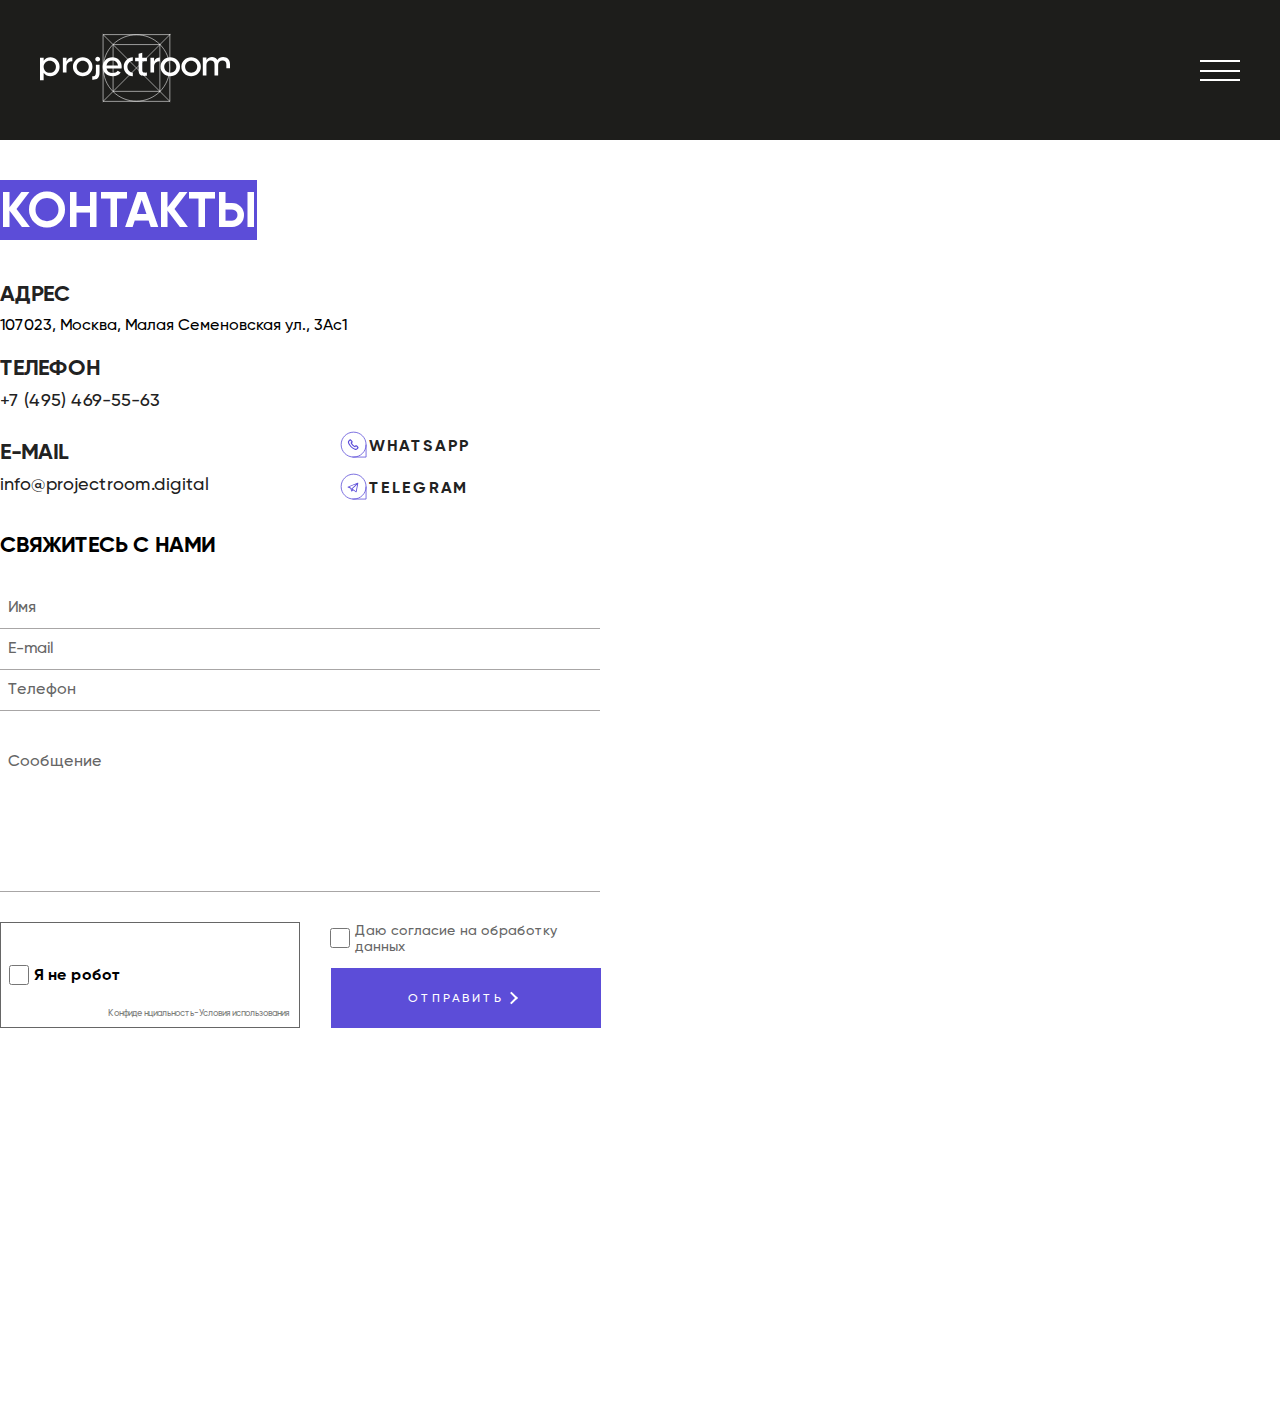
<file: contact.html>
<!DOCTYPE html>
<html lang="en">

<head>
 <meta charset="UTF-8">
 <meta http-equiv="X-UA-Compatible" content="IE=edge">
 <meta name="viewport" content="width=device-width, initial-scale=1.0">
 <link rel="stylesheet" href="./css/gilroy-regular.css">
 <link rel="stylesheet" href="./css/gilroy-medium.css">
 <link rel="stylesheet" href="./css/gilroy-bold.css">
 <link rel="stylesheet" href="./css/style.css">
 <link rel="stylesheet" href="https://cdnjs.cloudflare.com/ajax/libs/animate.css/4.1.1/animate.min.css" />
 <title>Projectroom</title>
</head>

<body>
<header class="static-header">
  <div class="midnightHeader default">
    <div class="midnightInner">
      <div class="fixed-header__wrapper">
        <a href="index.html" class="fixed-header__logo">
          <img src="./img/Logo.svg" alt="">
        </a>
        <div class="menu-open">
          <span class="hamburger"></span>
        </div>
      </div>
    </div>
  </div>
  <div class="midnightHeader black">
    <div class="midnightInner">
      <div class="fixed-header__wrapper">
        <a href="index.html" class="fixed-header__logo">
          <img src="./img/Logo-blck.svg" alt="">
        </a>
        <div class="menu-open-blck">
          <span class="hamburger humburger-blck"></span>
        </div>
      </div>
    </div>
  </div>
</header>
 <nav class="nav-container">
  <div class="nav-container-bg">
   <img src="./img/nav-back.svg" alt="">
  </div>
  <div class="menu-close"></div>
  <ul class="nav-list">
   <li><a href="index.html" class="nav-button" data-text="главная">главная</a></li>
   <li><a href="about.html" class="nav-button" data-text="о нас">о нас</a></li>
   <li><a href="services.html" class="nav-button" data-text="услуги">услуги</a></li>
   <li><a href="cases.html" class="nav-button" data-text="кейсы">кейсы</a></li>
   <li><a href="contact.html" class="nav-button active" data-text="контакты">контакты</a></li>
  </ul>
 </nav>
 <main>
  <section class="contact-main">
   <div class="contact-us__wrapper">
    <div class="contact-main__container">
     <div data-animation-container>
      <h4 data-animation-child class="contact-main__title overlay-anim-box1" data-animation="overlay-anim2">
       КОНТАКТЫ</h4>
     </div>
     <div class="contact-main__contacts">
      <div class="contact-main__adress">
       <h4 class="overlay-anim-box1 tr-delay-1" data-animation="overlay-anim2" data-animation-start>Адрес</h4>
       <p class="overlay-anim-box1 tr-delay-2" data-animation="overlay-anim2" data-animation-start>107023, Москва, Малая
        Семеновская ул., 3Ас1</p>
      </div>
      <div class="contact-main__phone">
       <h4 class="overlay-anim-box1 tr-delay-3" data-animation="overlay-anim2" data-animation-start>Телефон</h4>
       <a href="tel:+74954695563" class="overlay-anim-box1 tr-delay-4" data-animation="overlay-anim2" data-animation-start>+7 (495) 469-55-63</a>
      </div>
      <div class="contact-main__mail">
       <div>
        <h4 class="overlay-anim-box1 tr-delay-5" data-animation="overlay-anim2" data-animation-start>E-mail</h4>
        <a href="mailto:info@projectroom.digital" class="overlay-anim-box1 tr-delay-6" data-animation="overlay-anim2" data-animation-start>info@projectroom.digital</a>
       </div>
       <div  class="contact-main__messangers" >
        <a href="#" class="contact-main__messanger overlay-anim-box1 tr-delay-5" data-animation="overlay-anim2" data-animation-start>
         <img src="./img/WhatsApp-purple.svg" alt="">
         <p>WhatsApp</p>
        </a>
        <a href="#" class="contact-main__messanger overlay-anim-box1 tr-delay-6" data-animation="overlay-anim2" data-animation-start>
         <img src="./img/Telegram-purple.svg" alt="">
         <p>Telegram</p>
        </a>
       </div>
      </div>
     </div>
     <h4 class="overlay-anim-box1 tr-delay-7" data-animation="overlay-anim2" data-animation-start>свяжитесь с нами</h4>
     <div data-animation-container class="message-wrapper" data-animation-start>
     <div  class="contact-us__data">
      <div data-animation-child class="contact-us__data-block overlay-anim-box1 tr-delay-2" data-animation="overlay-anim2">
       <input type="text" name='name' placeholder="Имя">
      </div>
      <div data-animation-child class="contact-us__data-block overlay-anim-box1  tr-delay-3" data-animation="overlay-anim2">
       <input type="email" name='mail' placeholder="E-mail" pattern=".+@globex\.com" required>
      </div>
      <div data-animation-child class="contact-us__data-block overlay-anim-box1  tr-delay-4" data-animation="overlay-anim2">
       <input type="tel" name="phone" placeholder="Телефон" pattern="[0-9]{3}-[0-9]{3}-[0-9]{4}" required>
      </div>
     </div>
     <div data-animation-child class="contact-us__message overlay-anim-box1  tr-delay-5" data-animation="overlay-anim2">
      <textarea name="text" placeholder="Сообщение"></textarea>
     </div>
     <div data-animation-child class="contact-us__send-field overlay-anim-box1  tr-delay-6"  data-animation="overlay-anim2">
      <div  class="contact-us__captcha " >
       <form>
        <input type="checkbox" name="robot">
        <label for="robot">Я не робот</label>
       </form>
       <p>Конфиденциальность-Условия использования</p>
      </div>
      <form  class="contact-us__agree">
       <input type="checkbox" name="robot">
       <label for="robot">Даю согласие на обработку данных</label>
      </form>
      <a href="#" class=" button arrow-btn contact-us__button "><span>Отправить</span></a>
     </div>
    </div>
    </div>
    <div class="contact-main__map">
     <script src="https://api-maps.yandex.ru/2.1/?lang=ru_RU&amp;apikey=7dff6eb1-023d-4cff-b880-0cccd7a96b78"
      type="text/javascript"></script>
    <script>
      var myMap;
      ymaps.ready(init);
      function init() {
        myMap = new ymaps.Map('map', {
          center: [55.785437, 37.705365],
          zoom: 18,
          controls: ['zoomControl',]
        }, {
          // searchControlProvider: 'yandex#search'
        });
        var myPlacemark = new ymaps.Placemark([55.785437, 37.705365], {
          balloonContentHeader: '<img src="./img/placemarker.svg">',
          balloonContentBody: "г.Москва, Малая Семёновская улица, 3А",
          balloonContentFooter: "Мы ждем",
          hintContent: "Офис PROJECTROOM"
        }, {
          iconLayout: 'default#image',
         iconImageHref: "./img/placemarker.svg",
          iconImageSize: [160, 120],
          iconImageOffset: [-80, -120],
        });
        myMap.geoObjects.add(myPlacemark)
        myMap.behaviors
        .disable(['rightMouseButtonMagnifier', "scrollZoom"])
      }        
    </script>
    <div id="map"></div>
    </div>
   </div>
  </section>
 </main>
 <footer class="footer">
  <div class="footer__wrapper">
   <div class="footer__left-block">
    <img src="./img/Logo.svg" alt="" class="footer__logo">
    <ul class="footer__nav">
     <li><a href="#">О СТУДИИ</a></li>
     <li><a href="#">УСЛУГИ</a></li>
     <li><a href="#">КЕЙСЫ</a></li>
     <li><a href="#">КЛИЕНТЫ</a></li>
     <li><a href="#">КОНТАКТЫ</a></li>
    </ul>
   </div>
   <div class="footer__right-block">
    <div class="footer__contacts-1">
     <ul>
      <li class="li-flex"><img src="./img/info.svg" alt=""><a
        href="mailto:mail@htmlacademy.ru">info@projectroom.digital</a></li>
      <li class="li-flex"><img src="./img/phone.svg" alt=""><a href="tel:++7954695563"> +7 (495) 469-55-63</a>
      </li>
     </ul>
     <p>107023, Москва,</p>
     <p>Малая Семеновская ул., 3Ас1</p>
    </div>
    <div class="footer__contacts-2">
     <ul>
      <li class="li-flex"><img src="./img/WhatsApp.svg" alt=""><a href="#"> WHATSAPP</a></li>
      <li class="li-flex"><img src="./img/Telegram.svg" alt=""><a href="#"> TELEGRAM</a></li>
     </ul>
     <div class="footer__cookie">
      <a href="#">Пользовательское соглашение</a>
      <a href="#">Cookie</a>
     </div>
    </div>
    <p class="footer__year">© PROJECTROOM, 2022</p>
   </div>
  </div>
 </footer>
 <script src="./js/swiper.js"></script>
 <script src="./js/jQuery2.2.0.js"></script>
 <script src="./js/ScrollAnimations.js"></script>
 <script src="./js/Headroom.js"></script>
 <script src="./js/jquery.spincrement.min.js"></script>
 <script src="./js/index.js"></script>
</body>

</html>
</file>
<file: css/gilroy-regular.css>
@font-face {
	font-family: 'Gilroy-Regular';
	src: url('../fonts/gilroy-regular.eot'); /* IE 9 Compatibility Mode */
	src: url('../fonts/gilroy-regular.eot?#iefix') format('embedded-opentype'), /* IE < 9 */
		url('../fonts/gilroy-regular.woff2') format('woff2'), /* Super Modern Browsers */
		url('../fonts/gilroy-regular.woff') format('woff'), /* Firefox >= 3.6, any other modern browser */
		url('../fonts/gilroy-regular.ttf') format('truetype'), /* Safari, Android, iOS */
		url('../fonts/gilroy-regular.svg#gilroy-regular') format('svg'); /* Chrome < 4, Legacy iOS */
}
</file>
<file: css/gilroy-medium.css>
@font-face {
	font-family: 'Gilroy-Medium';
	src: url('../fonts/gilroy-medium.eot'); /* IE 9 Compatibility Mode */
	src: url('../fonts/gilroy-medium.eot?#iefix') format('embedded-opentype'), /* IE < 9 */
		url('../fonts/gilroy-medium.woff2') format('woff2'), /* Super Modern Browsers */
		url('../fonts/gilroy-medium.woff') format('woff'), /* Firefox >= 3.6, any other modern browser */
		url('../fonts/gilroy-medium.ttf') format('truetype'), /* Safari, Android, iOS */
		url('../fonts/gilroy-medium.svg#gilroy-medium') format('svg'); /* Chrome < 4, Legacy iOS */
}
</file>
<file: css/gilroy-bold.css>
@font-face {
	font-family: 'Gilroy-Bold';
	src: url('../fonts/gilroy-bold.eot'); /* IE 9 Compatibility Mode */
	src: url('../fonts/gilroy-bold.eot?#iefix') format('embedded-opentype'), /* IE < 9 */
		url('../fonts/gilroy-bold.woff2') format('woff2'), /* Super Modern Browsers */
		url('../fonts/gilroy-bold.woff') format('woff'), /* Firefox >= 3.6, any other modern browser */
		url('../fonts/gilroy-bold.ttf') format('truetype'), /* Safari, Android, iOS */
		url('../fonts/gilroy-bold.svg#gilroy-bold') format('svg'); /* Chrome < 4, Legacy iOS */
}
</file>
<file: css/style.css>
html {
  overflow-x: hidden;
  scroll-behavior: smooth;
}

body {
  overflow-x: hidden;
  margin: 0;
  width: 100%;
  height: 100%;
  font-family: "Gilroy-Bold";
}

main {
  position: relative;
  z-index: 2;
}

ul {
  list-style: none;
  padding: 0;
  margin: 0;
}

a {
  text-decoration: none;
  color: #FFFFFF;
}

.li-flex {
  display: -webkit-box;
  display: -ms-flexbox;
  display: flex;
  -webkit-column-gap: 12px;
     -moz-column-gap: 12px;
          column-gap: 12px;
  margin-bottom: 10px;
}

.title {
  text-transform: uppercase;
  text-align: center;
  font-size: 64px;
  font-family: "Gilroy-Bold";
  margin: 0;
  padding-top: 120px;
}

.button {
  position: relative;
  text-transform: uppercase;
  display: -webkit-box !important;
  display: -ms-flexbox !important;
  display: flex !important;
  -webkit-box-align: center;
      -ms-flex-align: center;
          align-items: center;
  -webkit-box-pack: center;
      -ms-flex-pack: center;
          justify-content: center;
  -webkit-column-gap: 10px;
     -moz-column-gap: 10px;
          column-gap: 10px;
  width: 195px;
  height: 60px;
  background-color: #333333;
  border: none;
  color: #FFFFFF;
  font-size: 12px;
  letter-spacing: 0.24em;
  font-family: "Gilroy-Medium";
  cursor: pointer;
  -webkit-transition: 0.5s cubic-bezier(0.858, 0.01, 0.068, 0.99);
  transition: 0.5s cubic-bezier(0.858, 0.01, 0.068, 0.99);
}

.home-slider__button-reverse.arrow-btn::after {
  border-right: 2px solid black;
  border-top: 2px solid black;
}

.button:hover.arrow-btn::before {
  -webkit-transform: translateY(-50%) scaleX(1);
          transform: translateY(-50%) scaleX(1);
}

.button:hover {
  padding-right: 30px;
  -webkit-transition: 0.5s cubic-bezier(0.858, 0.01, 0.068, 0.99) !important;
  transition: 0.5s cubic-bezier(0.858, 0.01, 0.068, 0.99) !important;
}

.margin-left-50 {
  margin-left: 50%;
}
.margin-left-50__reverse {
  margin-left: calc(50% - 550px);
}

.height-100 {
  min-height: 100vh;
}

.width-100 {
  width: 100%;
}

.bg-black {
  background-color: #000 !important;
}
.bg-black__reverse {
  background-color: rgb(92, 77, 216) !important;
}

.container {
  text-align: center;
}

.fixed-header {
  height: 140px;
  position: fixed;
  z-index: 20;
  width: 100%;
}
.fixed-header__logo img {
  max-width: 190px;
}
.fixed-header__wrapper {
  height: 100%;
  display: -webkit-box;
  display: -ms-flexbox;
  display: flex;
  -webkit-box-pack: justify;
      -ms-flex-pack: justify;
          justify-content: space-between;
  width: calc(100% - 80px);
  margin: auto;
  -webkit-box-align: center;
      -ms-flex-align: center;
          align-items: center;
}

.menu-open {
  cursor: pointer;
  width: 40px;
  height: 22px;
  -webkit-transform-origin: right;
          transform-origin: right;
  -webkit-transform: scaleX(1);
          transform: scaleX(1);
  -webkit-transition: 1s cubic-bezier(0.767, 0.01, 0.18, 1.01);
  transition: 1s cubic-bezier(0.767, 0.01, 0.18, 1.01);
  -webkit-transition-delay: 1s;
          transition-delay: 1s;
}

.menu-open-blck {
  cursor: pointer;
  width: 40px;
  height: 22px;
  -webkit-transform-origin: right;
          transform-origin: right;
  -webkit-transform: scaleX(1);
          transform: scaleX(1);
  -webkit-transition: 1s cubic-bezier(0.767, 0.01, 0.18, 1.01);
  transition: 1s cubic-bezier(0.767, 0.01, 0.18, 1.01);
  -webkit-transition-delay: 1s;
          transition-delay: 1s;
}

.menu-open:before {
  background: white;
  content: "";
  position: absolute;
  width: 40px;
  height: 2px;
  top: 50%;
  left: 0;
  -webkit-transform-origin: right;
          transform-origin: right;
}

.menu-open-blck:before {
  background: black;
  content: "";
  position: absolute;
  width: 40px;
  height: 2px;
  top: 50%;
  left: 0;
  -webkit-transform-origin: right;
          transform-origin: right;
}

.menu-open-active .humburger-blck:before {
  -webkit-transition-delay: 0s;
          transition-delay: 0s;
  -webkit-transition: 0.3s cubic-bezier(0.225, 1, 0.316, 0.99);
  transition: 0.3s cubic-bezier(0.225, 1, 0.316, 0.99);
  -webkit-transform: translateY(10px);
          transform: translateY(10px);
}
.menu-open-active .hamburger:before {
  -webkit-transition-delay: 0s;
          transition-delay: 0s;
  -webkit-transition: 0.3s cubic-bezier(0.225, 1, 0.316, 0.99);
  transition: 0.3s cubic-bezier(0.225, 1, 0.316, 0.99);
  -webkit-transform: translateY(10px);
          transform: translateY(10px);
}
.menu-open-active .hamburger:after {
  -webkit-transition-delay: 0s;
          transition-delay: 0s;
  -webkit-transition: 0.3s cubic-bezier(0.225, 1, 0.316, 0.99);
  transition: 0.3s cubic-bezier(0.225, 1, 0.316, 0.99);
  -webkit-transform: translateY(-10px);
          transform: translateY(-10px);
}

.hamburger:before, .hamburger:after {
  background: white;
  content: "";
  position: absolute;
  width: 40px;
  height: 2px;
  -webkit-transition: 1s cubic-bezier(0.767, 0.01, 0.18, 1.01);
  transition: 1s cubic-bezier(0.767, 0.01, 0.18, 1.01);
  left: 0;
  top: 1px;
  -webkit-transition-delay: 1.3s;
          transition-delay: 1.3s;
}

.hamburger:after {
  top: auto !important;
  bottom: 0;
}

.headroom {
  -webkit-transition: -webkit-transform 0.6s cubic-bezier(0.76, 0.06, 0.85, 0.07);
  transition: -webkit-transform 0.6s cubic-bezier(0.76, 0.06, 0.85, 0.07);
  transition: transform 0.6s cubic-bezier(0.76, 0.06, 0.85, 0.07);
  transition: transform 0.6s cubic-bezier(0.76, 0.06, 0.85, 0.07), -webkit-transform 0.6s cubic-bezier(0.76, 0.06, 0.85, 0.07);
  will-change: transform;
}

.headroom--pinned {
  display: block;
  -webkit-transform: translateY(0%);
          transform: translateY(0%);
}

.headroom--unpinned {
  -webkit-transform: translateY(-100%);
          transform: translateY(-100%);
}

.midnightHeader.black .hamburger:before {
  background: black;
}

.midnightHeader.black .hamburger:after {
  background: black;
}

.midnightInner {
  min-height: 98px;
}

@media screen and (max-width: 768px) {
  .fixed-header {
    position: relative !important;
    height: 110px;
    background: black;
  }
  .fixed-header .fixed-header__logo img {
    width: 135px;
    height: 65px;
  }
  .fixed-header .fixed-header__wrapper {
    width: calc(100% - 24px);
  }
  .headroom--unpinned {
    -webkit-transform: translateY(0%);
            transform: translateY(0%);
  }
}
.nav-container {
  background: black;
  width: 50%;
  height: 100%;
  min-height: 100vh;
  overflow: hidden;
  margin: 0;
  padding: 0;
  position: fixed;
  top: 0;
  left: 100%;
  -webkit-transition: 1s cubic-bezier(0.858, 0.01, 0.068, 0.99);
  transition: 1s cubic-bezier(0.858, 0.01, 0.068, 0.99);
  z-index: 100;
  -webkit-transition-delay: 0.7s;
          transition-delay: 0.7s;
  -webkit-transform: translateX(0);
          transform: translateX(0);
}

.menu-close {
  cursor: pointer;
  position: absolute;
  top: 40px;
  right: 40px;
  width: 40px;
  height: 40px;
  z-index: 3;
  -webkit-transition: 0.5s cubic-bezier(0.767, 0.01, 0.18, 1.01);
  transition: 0.5s cubic-bezier(0.767, 0.01, 0.18, 1.01);
}

.menu-close:before, .menu-close:after {
  content: "";
  width: 40px;
  height: 2px;
  background: white;
  position: absolute;
  top: 50%;
  left: 0;
  -webkit-transform: translateY(-50%) rotate(0deg);
          transform: translateY(-50%) rotate(0deg);
  -webkit-transition: 0.7s cubic-bezier(0.767, 0.01, 0.18, 1.01);
  transition: 0.7s cubic-bezier(0.767, 0.01, 0.18, 1.01);
}

.nav-container-active {
  -webkit-transition-delay: 0s;
          transition-delay: 0s;
  -webkit-transform: translateX(-100%);
          transform: translateX(-100%);
}
.nav-container-active .menu-close:before {
  -webkit-transform: translateY(-50%) rotate(225deg);
          transform: translateY(-50%) rotate(225deg);
  -webkit-transition: 1s cubic-bezier(0.767, 0.01, 0.18, 1.01);
  transition: 1s cubic-bezier(0.767, 0.01, 0.18, 1.01);
  -webkit-transition-delay: 1s;
          transition-delay: 1s;
}
.nav-container-active .menu-close:after {
  -webkit-transform: translateY(-50%) rotate(135deg);
          transform: translateY(-50%) rotate(135deg);
  -webkit-transition: 1s cubic-bezier(0.767, 0.01, 0.18, 1.01);
  transition: 1s cubic-bezier(0.767, 0.01, 0.18, 1.01);
  -webkit-transition-delay: 1s;
          transition-delay: 1s;
}

.nav-list {
  -webkit-transform: translate(-50%, -50%);
          transform: translate(-50%, -50%);
  position: absolute;
  top: 50%;
  left: 50%;
  color: white;
  font-size: 44px;
  text-align: center;
  text-transform: uppercase;
}
.nav-list li {
  margin: 8px 0;
  overflow: hidden;
}

.nav-button {
  position: relative;
  display: inline-block;
  -webkit-transform: translateY(104%);
          transform: translateY(104%);
  -webkit-transition: 1.5s cubic-bezier(0.225, 1, 0.316, 0.99);
  transition: 1.5s cubic-bezier(0.225, 1, 0.316, 0.99);
}

.nav-container-active .nav-button {
  -webkit-transform: translateY(0);
          transform: translateY(0);
  -webkit-transition: 1.5s cubic-bezier(0.225, 1, 0.316, 0.99);
  transition: 1.5s cubic-bezier(0.225, 1, 0.316, 0.99);
}

.nav-container-active .nav-list li:nth-child(1) a {
  -webkit-transition-delay: 1s;
          transition-delay: 1s;
}

.nav-container-active .nav-list li:nth-child(2) a {
  -webkit-transition-delay: 1.1s;
          transition-delay: 1.1s;
}

.nav-container-active .nav-list li:nth-child(3) a {
  -webkit-transition-delay: 1.2s;
          transition-delay: 1.2s;
}

.nav-container-active .nav-list li:nth-child(4) a {
  -webkit-transition-delay: 1.3s;
          transition-delay: 1.3s;
}

.nav-container-active .nav-list li:nth-child(5) a {
  -webkit-transition-delay: 1.4s;
          transition-delay: 1.4s;
}

.nav-button:before {
  content: attr(data-text);
  position: absolute;
  top: 50%;
  color: rgb(92, 77, 216);
  -webkit-transform: translateY(-50%);
          transform: translateY(-50%);
  left: 0;
  -webkit-transition: 0.5s cubic-bezier(0.76, 0.06, 0.85, 0.07);
  transition: 0.5s cubic-bezier(0.76, 0.06, 0.85, 0.07);
  width: 0%;
  white-space: nowrap;
  overflow: hidden;
  background: black;
}

.nav-button:hover:before {
  width: 100%;
}

.nav-button.active {
  color: rgb(92, 77, 216);
}

.nav-container-bg {
  height: 100%;
}
.nav-container-bg img {
  height: 100%;
}

@media screen and (max-width: 768px) {
  .nav-container {
    width: 100%;
  }
  .nav-list {
    font-size: 28px;
  }
}
.own-transition {
  -webkit-transition-delay: 0.5s;
          transition-delay: 0.5s;
  -webkit-transition-duration: 1s;
          transition-duration: 1s;
}

.animation-delay-1s {
  -webkit-animation-delay: 1s;
          animation-delay: 1s;
}

.animation-delay-2s {
  -webkit-animation-delay: 2s;
          animation-delay: 2s;
}

.own-delay {
  -webkit-animation-delay: 0.5s;
          animation-delay: 0.5s;
}

.point-active.overlay-anim2:before {
  background-color: rgba(0, 0, 0, 0) !important;
}

.exp-anim.overlay-anim2:before {
  width: 160px;
  -webkit-transition: all 1s;
  transition: all 1s;
  -webkit-transition-delay: 1s;
          transition-delay: 1s;
}

.exp-anim2.overlay-anim2:before {
  width: 191px;
  -webkit-transition: all 1s;
  transition: all 1s;
  -webkit-transition-delay: 1s;
          transition-delay: 1s;
}

.we-can .overlay-anim-box1:before {
  background-color: white;
}

[data-animation].slider-overlay,
[data-animation].overlay-anim-box5,
[data-animation].overlay-anim-box4,
[data-animation].overlay-anim-box3,
[data-animation].overlay-anim-box2,
[data-animation].overlay-anim-box1:before,
[data-animation].overlay-anim-box1:after,
[data-animation].overlay-anim-box1:before,
[data-animation].overlay-anim-box1:after,
[data-animation].overlay-anim-box1,
[data-animation].animated {
  opacity: 1;
}

.slider-overlay {
  display: inline-block;
  overflow: hidden;
  position: relative;
}

.slider-overlay:before {
  content: "";
  width: 101%;
  height: 100%;
  background: rgb(92, 77, 216);
  position: absolute;
  top: 0;
  left: 100%;
  -webkit-transition: 1s cubic-bezier(0.858, 0.01, 0.068, 0.99);
  transition: 1s cubic-bezier(0.858, 0.01, 0.068, 0.99);
  z-index: 1;
  -webkit-transform: translateX(-100%);
          transform: translateX(-100%);
  -webkit-transition-delay: 0.2s;
          transition-delay: 0.2s;
}

.swiper-slide-active .slider-overlay:before {
  -webkit-transform: translateX(-1%);
          transform: translateX(-1%);
}

.overlay-anim-box1,
.overlay-anim-box2,
.overlay-anim-box3,
.overlay-anim-box4,
.overlay-anim-box5 {
  display: inline-block;
  overflow: hidden;
  position: relative;
}

.overlay-anim-box1:before,
.overlay-anim-box2:before,
.overlay-anim-box3:before,
.overlay-anim-box4:before,
.overlay-anim-box5:before {
  content: "";
  background: #F5F5F5;
  position: absolute;
  top: 0;
  left: 0;
  bottom: 0;
  right: 0;
  -webkit-transition: 1.5s cubic-bezier(0.858, 0.01, 0.068, 0.99);
  transition: 1.5s cubic-bezier(0.858, 0.01, 0.068, 0.99);
  z-index: 1;
  -webkit-transform: translateX(0);
          transform: translateX(0);
}

.overlay-anim-box3:before {
  background: black;
  -webkit-transition-delay: 0s;
          transition-delay: 0s;
}

.overlay-anim-box4:before {
  background: #333333;
}

.overlay-anim-box5:before {
  background: #222222;
}

.anim-opacity {
  opacity: 0;
  -webkit-transition: all 2s;
  transition: all 2s;
  -webkit-transition-delay: 1.8s;
          transition-delay: 1.8s;
}

.anim-opacity.overlay-anim2:before {
  opacity: 1;
}

.overlay-anim-box2:before {
  background: black;
  -webkit-transition-delay: 0s;
          transition-delay: 0s;
}

.swiper-slide-active .overlay-anim-box2:before {
  -webkit-transform: translateX(110%);
          transform: translateX(110%);
}

.slider-title-fill.overlay-anim2:before {
  width: 100%;
}

.slider-title-fill.overlay-anim2:after {
  width: 100%;
}

.overlay-anim-box5.overlay-anim2:before {
  -webkit-transform: translateX(110%);
          transform: translateX(110%);
}

.overlay-anim-box4.overlay-anim2:before {
  -webkit-transform: translateX(110%);
          transform: translateX(110%);
}

.overlay-anim-box3.overlay-anim2:before {
  -webkit-transform: translateX(110%);
          transform: translateX(110%);
}

.overlay-anim-box2.overlay-anim2:before {
  -webkit-transform: translateX(110%);
          transform: translateX(110%);
}

.overlay-anim-box1.overlay-anim2:before {
  -webkit-transform: translateX(110%);
          transform: translateX(110%);
}

.overlay-anim2.slider-overlay:before {
  -webkit-transform: translateX(0%);
          transform: translateX(0%);
}

.tr-delay-5s.slider-overlay:before {
  -webkit-transition-delay: 5s;
          transition-delay: 5s;
}

.tr-delay-4s.slider-overlay:before,
.tr-delay-4s.overlay-anim-box2:before {
  -webkit-transition-delay: 4s;
          transition-delay: 4s;
}

.tr-delay-3s.slider-overlay:before {
  -webkit-transition-delay: 3s;
          transition-delay: 3s;
}

.tr-delay-2s.slider-overlay:before,
.tr-delay-2s.overlay-anim-box2:before {
  -webkit-transition-delay: 2s;
          transition-delay: 2s;
}

.tr-delay-5.slider-overlay:before,
.tr-delay-5.slider-overlay:before,
.tr-delay-5.overlay-anim-box5:before,
.tr-delay-4.slider-title-fill:after {
  -webkit-transition-delay: 1.8s;
          transition-delay: 1.8s;
}

.tr-delay-4.overlay-anim-box2:before,
.tr-delay-4.slider-title-fill:before,
.tr-delay-3.slider-title-fill:after,
.tr-delay-4.slider-overlay:before,
.tr-delay-4.overlay-anim-box5:before {
  -webkit-transition-delay: 1.6s;
          transition-delay: 1.6s;
}

.tr-delay-3.overlay-anim-box2:before,
.tr-delay-3.slider-title-fill:before,
.tr-delay-2.slider-title-fill:after,
.tr-delay-3.slider-overlay:before,
.tr-delay-3.overlay-anim-box5:before {
  -webkit-transition-delay: 1.4s;
          transition-delay: 1.4s;
}

.tr-delay-2.overlay-anim-box2:before,
.tr-delay-2.slider-overlay:before,
.tr-delay-2.overlay-anim-box2:before,
.tr-delay-2.slider-title-fill:before,
.tr-delay-1.slider-title-fill:after,
.tr-delay-2.overlay-anim-box5:before {
  -webkit-transition-delay: 1.2s;
          transition-delay: 1.2s;
}

.tr-delay-1.slider-overlay:before,
.tr-delay-1.slider-title-fill:before,
.tr-delay-1.overlay-anim-box5:before {
  -webkit-transition-delay: 1s;
          transition-delay: 1s;
}

.tr-delay.point-active:before {
  -webkit-transition-delay: attr(data-delay) "";
          transition-delay: attr(data-delay) "";
}

.slide-progress {
  -webkit-animation-name: slide-progress;
          animation-name: slide-progress;
  -webkit-animation-duration: 4s;
          animation-duration: 4s;
  -webkit-animation-timing-function: cubic-bezier(0.225, 1, 0.316, 0.99);
          animation-timing-function: cubic-bezier(0.225, 1, 0.316, 0.99);
}

@-webkit-keyframes slide-progress {
  0% {
    -webkit-transform: translateX(-100%);
            transform: translateX(-100%);
  }
  100% {
    -webkit-transform: translateX(0);
            transform: translateX(0);
  }
}

@keyframes slide-progress {
  0% {
    -webkit-transform: translateX(-100%);
            transform: translateX(-100%);
  }
  100% {
    -webkit-transform: translateX(0);
            transform: translateX(0);
  }
}
.slider-fade {
  display: inline-block;
  opacity: 0;
  -webkit-transform: translateY(30px);
          transform: translateY(30px);
  -webkit-transition: 1s cubic-bezier(0.767, 0.01, 0.18, 1.01);
  transition: 1s cubic-bezier(0.767, 0.01, 0.18, 1.01);
}

.swiper-slide-active .slider-fade {
  opacity: 1;
  -webkit-transform: translateY(0);
          transform: translateY(0);
  -webkit-transition-delay: 1.6s;
          transition-delay: 1.6s;
}

.slider-title-fill {
  white-space: nowrap;
  color: transparent;
  position: relative;
  display: inline-block;
}

.slider-title-fill:before, .slider-title-fill:after {
  content: attr(data-text);
  position: absolute;
  top: 50%;
  color: white;
  -webkit-transform: translateY(-50%);
          transform: translateY(-50%);
  left: 0;
  -webkit-transition: 1s cubic-bezier(0.767, 0.01, 0.18, 1.01);
  transition: 1s cubic-bezier(0.767, 0.01, 0.18, 1.01);
  width: 0%;
  white-space: nowrap;
  overflow: hidden;
  -webkit-transition-delay: 1s;
          transition-delay: 1s;
}

.slider-title-fill:after {
  color: rgb(92, 77, 216);
  background-color: white;
  -webkit-transition-delay: 1.2s;
          transition-delay: 1.2s;
}

.swiper-slide-active .slider-title-fill:before {
  width: 100%;
}

.swiper-slide-active .slider-title-fill:after {
  width: 100%;
}

@media screen and (max-width: 1100px) {
  .exp-anim.overlay-anim2:before {
    height: 130px;
    -webkit-transition: all 2s;
    transition: all 2s;
  }
  .exp-anim2.overlay-anim2:before {
    height: 180px !important;
    -webkit-transition: all 2s;
    transition: all 2s;
  }
}
.home-slider__slide2-mobile {
  display: none;
}

.slide-bg-2 {
  background-image: url("../img/home-slide-2.png") !important;
}

.slide-bg__reverse {
  background-image: url("../img/home-slide-3.png") !important;
}

.slide-bg-1 {
  background-image: url("../img/home-slide-1.png") !important;
  z-index: 5 !important;
}

.slide-bg {
  position: absolute;
  width: 50%;
  height: 100%;
  left: 0;
  top: 0;
  background-size: cover;
  background-position: center center;
  background-repeat: no-repeat;
  z-index: 2;
  display: inline-block;
  overflow: hidden;
}
.slide-bg__reverse {
  right: 0;
  left: auto;
}

.home-slider {
  position: relative;
  height: 100%;
  width: 100%;
  overflow: hidden;
  background: #000;
}
.home-slider .button:hover {
  padding: 0;
}
.home-slider .button:hover.arrow-btn::before {
  right: 20px;
}
.home-slider .button:hover.arrow-btn::after {
  right: 20px;
}
.home-slider .swiper-wrapper {
  min-height: 100vh;
}
.home-slider .swiper-slide {
  height: auto;
  margin: 0;
}
.home-slider__content-1 {
  position: relative;
  z-index: 3;
  background-color: black;
}
.home-slider__slide2 {
  font-size: 44px !important;
  margin: 0 0 40px 40px !important;
  max-width: 600px;
}
.home-slider__slide2 .slider-title-fill:after {
  color: white;
  background-color: rgb(92, 77, 216);
}
.home-slider__slide2 span {
  line-height: 60px;
  margin: 3px 0;
  padding: 0 10px;
}
.home-slider__list {
  color: white;
  margin: 0 0 60px 40px;
}
.home-slider__list .overlay-anim-box2 {
  display: block;
}
.home-slider__list li {
  width: -webkit-fit-content;
  width: -moz-fit-content;
  width: fit-content;
  font-family: "Gilroy-Medium";
  text-transform: uppercase;
  letter-spacing: 0.12em;
}
.home-slider__list li:nth-child(2) {
  padding: 12px 0;
}
.home-slider__content {
  width: 100%;
  display: -webkit-box;
  display: -ms-flexbox;
  display: flex;
  -webkit-box-orient: vertical;
  -webkit-box-direction: normal;
      -ms-flex-direction: column;
          flex-direction: column;
  -webkit-box-pack: center;
      -ms-flex-pack: center;
          justify-content: center;
}
.home-slider__title {
  color: #FFFFFF;
  font-size: 88px;
  font-family: "Gilroy-Regular";
  margin: 0 0 90px 40px;
  max-width: 900px;
}
.home-slider__title-reverse {
  color: white;
  font-size: 44px;
  text-transform: uppercase;
  max-width: 520px;
}
.home-slider__title-reverse span {
  margin: 3px 0;
  line-height: 60px;
  padding: 0 10px;
}
.home-slider__button {
  margin-left: 40px;
  background-color: rgb(92, 77, 216);
}
.home-slider__button span {
  padding-right: 20px;
}
.home-slider__button:hover.arrow-btn::before {
  background: white;
}
.home-slider__button-reverse {
  margin-top: 85px;
  background-color: white;
  color: #000;
}
.home-slider__button-reverse span {
  padding-right: 20px;
}
.home-slider__button-reverse .arrow-btn::after {
  border-right: 2px solid black;
  border-top: 2px solid black;
}
.home-slider__button-reverse:hover.arrow-btn::before {
  background: black;
}
.home-slider .swiper-pagination {
  bottom: 66px;
  right: 40px;
  left: auto;
  width: auto;
  overflow: hidden;
  position: absolute;
  z-index: 8;
  text-align: center;
  -webkit-transition: 0.3s opacity;
  transition: 0.3s opacity;
  -webkit-transform: translate3d(0, 0, 0);
          transform: translate3d(0, 0, 0);
}
.home-slider .swiper-pagination-bullet {
  display: inline-block;
  position: relative;
  background: transparent;
  -webkit-transform: translateY(0);
          transform: translateY(0);
  -webkit-transition-delay: 0.4s;
          transition-delay: 0.4s;
  width: 30px;
  height: 30px;
  opacity: 1;
  border-radius: 0;
  position: relative;
  overflow: hidden;
  background: transparent;
  -webkit-transition: 1s cubic-bezier(0.17, 0.85, 0.438, 0.99);
  transition: 1s cubic-bezier(0.17, 0.85, 0.438, 0.99);
}
.home-slider .swiper-pagination-bullet-active:before {
  -webkit-transform: translateX(-50%) translateY(16px);
          transform: translateX(-50%) translateY(16px);
}
.home-slider .swiper-pagination-bullet-active:after {
  -webkit-transform: translateX(-50%) translateY(0) !important;
          transform: translateX(-50%) translateY(0) !important;
}
.home-slider .swiper-pagination-bullet:before {
  position: absolute;
  bottom: 0;
  color: white;
  font-size: 14px;
  -webkit-transition: 0.6s cubic-bezier(0.19, 0.94, 0.336, 1);
  transition: 0.6s cubic-bezier(0.19, 0.94, 0.336, 1);
  letter-spacing: 1px;
  left: 20%;
}
.home-slider .swiper-pagination-bullet:first-child:before {
  content: "01";
}
.home-slider .swiper-pagination-bullet:nth-child(2)::before {
  content: "02";
}
.home-slider .swiper-pagination-bullet:nth-child(3)::before {
  content: "03";
}
.home-slider .swiper-pagination-bullet:after {
  content: "01";
  position: absolute;
  bottom: 0;
  left: 50%;
  letter-spacing: 1px;
  line-height: 1;
  font-size: 20px;
  color: rgb(92, 77, 216);
  -webkit-transform: translateX(-50%) translateY(-30px);
          transform: translateX(-50%) translateY(-30px);
  -webkit-transition: 0.6s cubic-bezier(0.19, 0.94, 0.336, 1);
  transition: 0.6s cubic-bezier(0.19, 0.94, 0.336, 1);
}
.home-slider .swiper-pagination-bullet:nth-child(2)::after {
  content: "02";
}
.home-slider .swiper-pagination-bullet:nth-child(3)::after {
  content: "03";
}

.swiper-button-disabled {
  pointer-events: none;
  opacity: 0.35;
}

.swiper-button-prev {
  position: absolute;
  z-index: 3;
  left: calc(50% + 40px);
  top: auto;
  bottom: 66px;
  width: 50px;
  cursor: pointer;
  height: 26px;
}

.swiper-button-next {
  position: absolute;
  z-index: 3;
  left: calc(50% + 100px);
  top: auto;
  bottom: 66px;
  width: 50px;
  cursor: pointer;
  height: 26px;
}

.slider-arrow-prev-box {
  position: relative;
  width: 100%;
  height: 100%;
  -webkit-transition-delay: 0.2s;
          transition-delay: 0.2s;
  -webkit-transition: 1s cubic-bezier(0.17, 0.85, 0.438, 0.99);
  transition: 1s cubic-bezier(0.17, 0.85, 0.438, 0.99);
}

.slider-arrow-next-box {
  position: relative;
  width: 100%;
  height: 100%;
  -webkit-transition-delay: 0.2s;
          transition-delay: 0.2s;
  -webkit-transition: 1s cubic-bezier(0.17, 0.85, 0.438, 0.99);
  transition: 1s cubic-bezier(0.17, 0.85, 0.438, 0.99);
}

.slider-arrow-prev:before {
  content: "";
  position: absolute;
  top: 4px;
  left: 6px;
  width: 16px;
  height: 16px;
  border-bottom: 2px solid white;
  border-left: 2px solid white;
  -webkit-transform: rotate(45deg);
          transform: rotate(45deg);
  -webkit-transition: 0.7s cubic-bezier(0.19, 0.94, 0.336, 1);
  transition: 0.7s cubic-bezier(0.19, 0.94, 0.336, 1);
}

.slider-arrow-prev:after {
  content: "";
  position: absolute;
  top: 50%;
  -webkit-transform: translateY(-50%) scaleX(0);
          transform: translateY(-50%) scaleX(0);
  width: 44px;
  height: 2px;
  background: rgb(92, 77, 216);
  left: auto;
  right: 2px;
  -webkit-transform-origin: right;
          transform-origin: right;
  -webkit-transition: 0.7s cubic-bezier(0.19, 0.94, 0.336, 1);
  transition: 0.7s cubic-bezier(0.19, 0.94, 0.336, 1);
}

.swiper-button-prev:hover .slider-arrow-prev-box {
  -webkit-transform: translateX(-15px);
          transform: translateX(-15px);
}

.swiper-button-prev:hover .slider-arrow-prev {
  -webkit-transform: translateX(0);
          transform: translateX(0);
}

.swiper-button-prev:hover .slider-arrow-prev:before {
  border-bottom: 2px solid rgb(92, 77, 216);
  border-left: 2px solid rgb(92, 77, 216);
}

.swiper-button-prev:hover .slider-arrow-prev:after {
  -webkit-transform: translateY(-50%) scaleX(1);
          transform: translateY(-50%) scaleX(1);
}

.slider-arrow-next {
  -webkit-transform: translateX(-10px);
          transform: translateX(-10px);
  width: 100%;
  height: 100%;
  position: absolute;
  top: 0;
  -webkit-transition: 0.7s cubic-bezier(0.19, 0.94, 0.336, 1);
  transition: 0.7s cubic-bezier(0.19, 0.94, 0.336, 1);
}

.slider-arrow-next:before {
  content: "";
  position: absolute;
  left: auto;
  top: 4px;
  right: 6px;
  width: 16px;
  height: 16px;
  border: none;
  border-top: 2px solid white;
  border-right: 2px solid white;
  -webkit-transform: rotate(45deg);
          transform: rotate(45deg);
  -webkit-transition: 0.7s cubic-bezier(0.19, 0.94, 0.336, 1);
  transition: 0.7s cubic-bezier(0.19, 0.94, 0.336, 1);
}

.slider-arrow-next:after {
  content: "";
  position: absolute;
  top: 50%;
  -webkit-transform: translateY(-50%) scaleX(0);
          transform: translateY(-50%) scaleX(0);
  width: 44px;
  height: 2px;
  background: rgb(92, 77, 216);
  left: auto;
  right: 5px;
  -webkit-transform-origin: right;
          transform-origin: right;
  -webkit-transition: 0.7s cubic-bezier(0.19, 0.94, 0.336, 1);
  transition: 0.7s cubic-bezier(0.19, 0.94, 0.336, 1);
}

.swiper-button-next:hover .slider-arrow-next {
  -webkit-transform: translateX(0px);
          transform: translateX(0px);
}

.swiper-button-next:hover .slider-arrow-next {
  -webkit-transform: translateX(0);
          transform: translateX(0);
}

.swiper-button-next:hover .slider-arrow-next:before {
  border-top: 2px solid rgb(92, 77, 216);
  border-right: 2px solid rgb(92, 77, 216);
}

.swiper-button-next:hover .slider-arrow-next:after {
  -webkit-transform: translateY(-50%) scaleX(1);
          transform: translateY(-50%) scaleX(1);
}

.scroll-button {
  position: absolute;
  left: 75%;
  bottom: 44px;
  -webkit-transform: translateX(-50%);
          transform: translateX(-50%);
  overflow: hidden;
  z-index: 3;
  height: 60px;
}

.scroll-arrow-box {
  position: absolute;
  -webkit-transform: translateX(-50%);
          transform: translateX(-50%);
  left: 50%;
  bottom: 0;
  width: 20px;
  height: 30px;
  -webkit-transition: 1s cubic-bezier(0.17, 0.85, 0.438, 0.99);
  transition: 1s cubic-bezier(0.17, 0.85, 0.438, 0.99);
}

.scroll-arrow {
  position: absolute;
  left: 0;
  top: 0;
  -webkit-transform: translateY(-15px);
          transform: translateY(-15px);
  width: 100%;
  height: 100%;
  -webkit-transition: 1s cubic-bezier(0.225, 1, 0.316, 0.99);
  transition: 1s cubic-bezier(0.225, 1, 0.316, 0.99);
}

.scroll-arrow:before {
  content: "";
  width: 14px;
  height: 14px;
  border-right: 2px solid white;
  border-bottom: 2px solid white;
  position: absolute;
  bottom: 2px;
  left: 2px;
  -webkit-transform: rotate(45deg);
          transform: rotate(45deg);
  -webkit-transition: 0.6s cubic-bezier(0.225, 1, 0.316, 0.99);
  transition: 0.6s cubic-bezier(0.225, 1, 0.316, 0.99);
}

.scroll-arrow:after {
  content: "";
  width: 2px;
  height: 100%;
  background: rgb(92, 77, 216);
  position: absolute;
  bottom: 0;
  left: 50%;
  -webkit-transform: translateX(-50%) scaleY(0);
          transform: translateX(-50%) scaleY(0);
  -webkit-transform-origin: bottom;
          transform-origin: bottom;
  -webkit-transition: 1s cubic-bezier(0.225, 1, 0.316, 0.99);
  transition: 1s cubic-bezier(0.225, 1, 0.316, 0.99);
}

.scroll-button:hover .scroll-arrow {
  -webkit-transform: translateY(0);
          transform: translateY(0);
}

.scroll-button:hover .scroll-arrow:after {
  -webkit-transform: translateX(-50%) scaleY(1);
          transform: translateX(-50%) scaleY(1);
}

.scroll-button:hover .scroll-arrow:before {
  border-right: 2px solid rgb(92, 77, 216);
  border-bottom: 2px solid rgb(92, 77, 216);
}

.scroll-button-flip-box {
  overflow: hidden;
  display: inline-block;
  -webkit-transition: 1s cubic-bezier(0.858, 0.01, 0.068, 0.99);
  transition: 1s cubic-bezier(0.858, 0.01, 0.068, 0.99);
  -webkit-transform: translateY(0);
          transform: translateY(0);
  -webkit-transition-delay: 0.2s;
          transition-delay: 0.2s;
}

.scroll-button-flip {
  position: relative;
  color: transparent;
  display: block;
  font-family: "Gilroy-Medium";
  letter-spacing: 0.3em;
  font-size: 14px;
}

.scroll-button-flip:before, .scroll-button-flip:after {
  color: #FFFFFF;
  content: attr(data-text);
  display: block;
  position: absolute;
  top: 50%;
  left: 0;
  width: 100%;
  -webkit-transition: 0.5s cubic-bezier(0.858, 0.01, 0.068, 0.99);
  transition: 0.5s cubic-bezier(0.858, 0.01, 0.068, 0.99);
}

.scroll-button-flip:before {
  -webkit-transform: translateY(-50%);
          transform: translateY(-50%);
}

.scroll-button-flip:after {
  -webkit-transform: translateY(-170%);
          transform: translateY(-170%);
  color: rgb(92, 77, 216);
}

.scroll-button:hover .scroll-button-flip:before {
  -webkit-transform: translateY(52%);
          transform: translateY(52%);
}

.scroll-button:hover .scroll-button-flip:after {
  -webkit-transform: translateY(-50%);
          transform: translateY(-50%);
}

@media screen and (max-width: 1250px) {
  .home-slider__title {
    font-size: 70px;
  }
  .home-slider__slide2 {
    font-size: 30px !important;
    max-width: 400px;
  }
  .home-slider__slide2 span {
    line-height: 40px;
  }
  .home-slider__title-reverse {
    font-size: 30px;
    max-width: 400px;
  }
  .home-slider__title-reverse span {
    line-height: 40px;
  }
}
@media screen and (max-width: 950px) {
  .home-slider .swiper-slide {
    height: 100% !important;
  }
  .home-slider__title {
    font-size: 55px;
  }
  .home-slider__slide2 {
    font-size: 25px !important;
    max-width: 400px;
  }
  .home-slider__slide2 span {
    line-height: 40px;
  }
  .home-slider__title-reverse {
    font-size: 25px;
    max-width: 300px;
  }
  .home-slider__title-reverse span {
    line-height: 40px;
  }
}
@media screen and (max-width: 768px) {
  .scroll-button {
    left: 50%;
    bottom: 90px;
  }
  .home-slider {
    height: calc(100vh - 110px);
  }
  .home-slider .swiper-pagination {
    bottom: 30px;
    right: 15px;
  }
  .home-slider .swiper-wrapper {
    height: 100%;
    min-height: 0;
  }
  .swiper-button-next {
    bottom: 30px;
    left: 75px;
  }
  .swiper-button-prev {
    bottom: 30px;
    left: 15px;
  }
  .home-slider__title {
    font-size: 44px;
    margin-left: 0;
    margin-bottom: 22px;
    max-width: 300px;
  }
  .home-slider__title span {
    padding: 0 15px;
    background-color: black;
    line-height: 60px;
  }
  .home-slider__title div {
    background-color: black;
    max-width: 265px;
    padding: 0 15px;
  }
  .home-slider__title div span {
    padding: 0;
  }
  .home-slider__title div img {
    max-width: 19px;
  }
  .home-slider__title-reverse {
    color: white;
  }
  .home-slider__title-reverse .slider-title-fill:after {
    background-color: rgb(92, 77, 216);
    color: white;
  }
  .home-slider__title-reverse span {
    margin: 2px 0;
    line-height: 35px;
    background-color: rgb(92, 77, 216);
  }
  .home-slider__content {
    -webkit-box-pack: start;
        -ms-flex-pack: start;
            justify-content: start;
    margin-top: 25px;
    z-index: 2;
  }
  .home-slider__content-1 {
    z-index: 5;
    background-color: rgba(255, 255, 255, 0);
  }
  .home-slider__button {
    margin: 0;
    background-color: black;
  }
  .home-slider__button-reverse {
    margin-top: 30px;
  }
  .home-slider__slide2-desk {
    display: none;
  }
  .home-slider__slide2-mobile {
    display: block;
    max-width: 280px;
    line-height: 25px;
  }
  .home-slider__slide2 {
    margin: 0 !important;
  }
  .home-slider__slide2 span {
    background-color: rgb(92, 77, 216);
    line-height: 35px;
  }
  .home-slider__list {
    margin: 0;
    font-size: 12px;
    margin-top: 12px;
  }
  .bg-black__reverse {
    background-color: #000 !important;
  }
  .slider2-button {
    background-color: rgb(92, 77, 216);
    margin-top: 32px;
  }
  .slide-bg {
    width: 100%;
    height: 90%;
  }
}
.projectroom {
  background-color: #222222;
  color: #FFFFFF;
  min-height: 100vh;
  display: -webkit-box;
  display: -ms-flexbox;
  display: flex;
  -webkit-box-pack: center;
      -ms-flex-pack: center;
          justify-content: center;
  -webkit-box-align: center;
      -ms-flex-align: center;
          align-items: center;
}
.projectroom__container {
  max-width: 900px;
  margin: auto;
}
.projectroom__container-flex {
  display: -webkit-box;
  display: -ms-flexbox;
  display: flex;
  -ms-flex-wrap: wrap;
      flex-wrap: wrap;
}
.projectroom__title {
  -ms-flex-preferred-size: 100%;
      flex-basis: 100%;
}
.projectroom__large-title {
  width: -webkit-fit-content;
  width: -moz-fit-content;
  width: fit-content;
  margin: auto;
  padding: 0;
  margin-bottom: 90px;
  display: -webkit-box;
  display: -ms-flexbox;
  display: flex;
  -webkit-box-orient: vertical;
  -webkit-box-direction: normal;
      -ms-flex-direction: column;
          flex-direction: column;
  font-size: 64px;
}
.projectroom__large-title .tr-delay-2.overlay-anim-box5:before {
  -webkit-transition-delay: 0.4s;
          transition-delay: 0.4s;
}
.projectroom span:nth-child(2) {
  font-size: 28px;
}
.projectroom__quality-wrapper {
  display: -webkit-box;
  display: -ms-flexbox;
  display: flex;
  -ms-flex-wrap: wrap;
      flex-wrap: wrap;
  padding-left: 127px;
  padding-right: 20px;
}
.projectroom__quality {
  -ms-flex-preferred-size: 50%;
      flex-basis: 50%;
  display: -webkit-box;
  display: -ms-flexbox;
  display: flex;
  -webkit-box-orient: vertical;
  -webkit-box-direction: normal;
      -ms-flex-direction: column;
          flex-direction: column;
}
.projectroom__quality .slider-overlay:before {
  background-color: #222222;
}
.projectroom__quality .tr-delay-2s.slider-overlay:before {
  -webkit-transition-delay: 1s;
          transition-delay: 1s;
}
.projectroom__quality .tr-delay-3s.slider-overlay:before {
  -webkit-transition-delay: 1.5s;
          transition-delay: 1.5s;
}
.projectroom__quality .tr-delay-4s.slider-overlay:before {
  -webkit-transition-delay: 2s;
          transition-delay: 2s;
}
.projectroom__quality .tr-delay-5s.slider-overlay:before {
  -webkit-transition-delay: 2.5s;
          transition-delay: 2.5s;
}
.projectroom h4 {
  background-color: #5C4DD8;
  width: -webkit-fit-content;
  width: -moz-fit-content;
  width: fit-content;
  padding: 4px 14px;
  opacity: 0;
  -webkit-animation-delay: 1s;
          animation-delay: 1s;
  margin: 5px 0;
  margin-left: 10px;
}
.projectroom p {
  font-family: "Gilroy-Medium";
  max-width: 350px;
  color: rgb(168, 166, 166);
  -webkit-animation-delay: 2s;
          animation-delay: 2s;
  margin-left: 10px;
}

/*animation */
[data-animation] {
  opacity: 0;
}

[data-animation] .animated {
  opacity: 1;
}

@media screen and (max-width: 900px) {
  .projectroom__quality-wrapper {
    padding-left: 60px;
    padding-right: 20px;
  }
  .projectroom__large-title {
    font-size: 56px;
  }
  .projectroom__large-title span:nth-child(2) {
    font-size: 20px;
  }
}
@media screen and (max-width: 768px) {
  .projectroom__quality-wrapper {
    -ms-flex-wrap: nowrap;
        flex-wrap: nowrap;
    -webkit-box-orient: vertical;
    -webkit-box-direction: normal;
        -ms-flex-direction: column;
            flex-direction: column;
    padding-left: 20px;
    padding-right: 0;
  }
  .projectroom__large-title {
    font-size: 56px;
  }
  .projectroom__large-title span:nth-child(2) {
    font-size: 20px;
  }
}
@media screen and (max-width: 500px) {
  .projectroom__quality-wrapper {
    -ms-flex-wrap: nowrap;
        flex-wrap: nowrap;
    -webkit-box-orient: vertical;
    -webkit-box-direction: normal;
        -ms-flex-direction: column;
            flex-direction: column;
    padding-left: 12px;
    padding-right: 12px;
  }
  .projectroom__large-title {
    font-size: 34px;
  }
  .projectroom__large-title span:nth-child(2) {
    font-size: 18px;
  }
  .projectroom__quality h4 {
    font-size: 14px;
  }
  .projectroom__quality p {
    font-size: 14px;
  }
}
.experiencies {
  min-height: 100vh;
  background: black;
}
.experiencies h2 {
  color: white;
}
.experiencies__wrapper {
  max-width: 1300px;
  margin: auto;
}
.experiencies__right-block {
  -ms-flex-preferred-size: 50%;
      flex-basis: 50%;
  position: relative;
}
.experiencies__plus {
  position: absolute;
  top: 42%;
  left: 220px;
  width: 180px;
  height: 34px;
}
.experiencies__plus img {
  -webkit-animation-delay: 1.5s;
          animation-delay: 1.5s;
}
.experiencies__plus::before {
  content: "";
  height: 1px;
  width: 0;
  position: absolute;
  top: calc(50% - 1px);
  background-color: rgb(92, 77, 216);
  left: -180px;
}
.experiencies__info {
  display: -webkit-box;
  display: -ms-flexbox;
  display: flex;
  -webkit-box-orient: vertical;
  -webkit-box-direction: normal;
      -ms-flex-direction: column;
          flex-direction: column;
  color: white;
  max-width: 303px;
  font-size: 24px;
  position: absolute;
  bottom: 0;
  right: 0;
  font-family: "Gilroy-Medium";
  line-height: 150%;
}
.experiencies__info .overlay-anim-box2:before {
  -webkit-transition-delay: 2.5s;
          transition-delay: 2.5s;
}
.experiencies__info img {
  max-width: 63px;
  margin-bottom: 8px;
}
.experiencies__info span:first-child {
  font-size: 88px;
  line-height: 100%;
}
.experiencies__item-img {
  max-width: 550px;
  position: relative;
}
.experiencies__item-img .overlay-anim-box3:before {
  -webkit-transition: 1s cubic-bezier(0.858, 0.01, 0.068, 0.99);
  transition: 1s cubic-bezier(0.858, 0.01, 0.068, 0.99);
}
.experiencies__item-img img {
  width: 100%;
}
.experiencies__item {
  max-width: 1040px;
  padding-top: 80px;
  display: -webkit-box;
  display: -ms-flexbox;
  display: flex;
}
.experiencies__item:nth-child(3) {
  padding-bottom: 120px;
}
.experiencies__item:nth-child(2) {
  max-width: 1300px;
  display: -webkit-box;
  display: -ms-flexbox;
  display: flex;
  -webkit-box-orient: horizontal;
  -webkit-box-direction: reverse;
      -ms-flex-direction: row-reverse;
          flex-direction: row-reverse;
  -webkit-box-pack: justify;
      -ms-flex-pack: justify;
          justify-content: space-between;
}
.experiencies__item:nth-child(2) .overlay-anim-box3.overlay-anim2:before {
  -webkit-transform: translateX(-110%);
          transform: translateX(-110%);
}
.experiencies__item:nth-child(2) div:nth-child(2) {
  left: 40px;
  right: auto;
  -webkit-box-align: center;
      -ms-flex-align: center;
          align-items: center;
}
.experiencies__item:nth-child(2) .experiencies__right-block {
  left: 0 !important;
}
.experiencies__item:nth-child(2) .experiencies__plus {
  left: 0;
}
.experiencies__item:nth-child(2) .anim-opacity {
  -webkit-transition-delay: 2.6s;
          transition-delay: 2.6s;
}
.experiencies__item:nth-child(2) .experiencies__plus:before {
  top: 50%;
  right: -65px;
  left: auto;
  -webkit-transition-delay: 2.4s;
          transition-delay: 2.4s;
}
.experiencies__item:nth-child(2) .experiencies__info {
  left: 0;
}
.experiencies__year {
  text-transform: uppercase;
  position: absolute;
  top: 50%;
  right: 40px;
  display: -webkit-box;
  display: -ms-flexbox;
  display: flex;
  -webkit-box-orient: vertical;
  -webkit-box-direction: normal;
      -ms-flex-direction: column;
          flex-direction: column;
  -webkit-box-align: end;
      -ms-flex-align: end;
          align-items: flex-end;
  -webkit-transform: translate(0, -50%);
          transform: translate(0, -50%);
}
.experiencies__year span {
  color: white;
  font-size: 34px;
}
.experiencies__year span:first-child {
  font-family: "Gilroy-Medium";
  font-size: 88px;
  background-color: rgb(92, 77, 216);
  max-width: -webkit-fit-content;
  max-width: -moz-fit-content;
  max-width: fit-content;
  padding: 0 18px;
}
.experiencies__point {
  display: -webkit-box;
  display: -ms-flexbox;
  display: flex;
  position: absolute;
  top: calc(44% + 2px);
  right: 135px !important;
  left: auto !important;
}
.experiencies__point .point-active {
  margin: 0 7px;
  display: block;
  width: 11px;
  height: 11px;
  background-color: rgb(92, 77, 216);
  border-radius: 50%;
}
.experiencies__point .point-active:before {
  content: "";
  width: 11px;
  height: 11px;
  background-color: black;
  position: absolute;
}
.experiencies__point .point-unactive {
  background-color: rgb(34, 34, 34);
}
.experiencies__point .point-active:nth-child(1)::before {
  -webkit-transition-delay: 2.4s;
          transition-delay: 2.4s;
}
.experiencies__point .point-active:nth-child(2)::before {
  -webkit-transition-delay: 2.3s;
          transition-delay: 2.3s;
}
.experiencies__point .point-active:nth-child(3)::before {
  -webkit-transition-delay: 2.2s;
          transition-delay: 2.2s;
}
.experiencies__point .point-active:nth-child(4)::before {
  -webkit-transition-delay: 2.1s;
          transition-delay: 2.1s;
}
.experiencies__point .point-active:nth-child(5)::before {
  -webkit-transition-delay: 2s;
          transition-delay: 2s;
}
.experiencies__point .point-active:nth-child(6)::before {
  -webkit-transition-delay: 1.9s;
          transition-delay: 1.9s;
}
.experiencies__point .point-active:nth-child(7)::before {
  -webkit-transition-delay: 1.8s;
          transition-delay: 1.8s;
}
.experiencies__point .point-active:nth-child(8)::before {
  -webkit-transition-delay: 1.7s;
          transition-delay: 1.7s;
}
.experiencies__point .point-active:nth-child(9)::before {
  -webkit-transition-delay: 1.6s;
          transition-delay: 1.6s;
}
.experiencies__point .point-active:nth-child(10)::before {
  -webkit-transition-delay: 1.5s;
          transition-delay: 1.5s;
}
.experiencies__point:before {
  content: "";
  height: 1px;
  width: 0;
  position: absolute;
  top: calc(50% - 1px);
  background-color: rgb(92, 77, 216);
  right: -210px;
}

.benefits__number, .benefits__number1, .benefits__number2 {
  opacity: 0;
}

@media screen and (max-width: 1300px) {
  .experiencies__plus::before {
    width: 100px !important;
  }
  .experiencies__point::before {
    width: 100px !important;
    right: -120px;
  }
}
@media screen and (max-width: 1100px) {
  .experiencies__wrapper {
    max-width: 600px;
  }
  .experiencies__item {
    -webkit-box-orient: vertical !important;
    -webkit-box-direction: normal !important;
        -ms-flex-direction: column !important;
            flex-direction: column !important;
  }
  .experiencies__item-img {
    max-width: 600px;
  }
  .experiencies__right-block {
    min-height: 130px;
  }
  .experiencies__year {
    top: 40px;
    left: 34px;
    right: auto;
    -webkit-transform: translate(0, 0);
            transform: translate(0, 0);
    -webkit-box-align: start;
        -ms-flex-align: start;
            align-items: flex-start;
  }
  .experiencies__year span {
    font-size: 16px;
  }
  .experiencies__point {
    top: 12px;
    left: 0 !important;
    right: auto !important;
  }
  .experiencies__point::before {
    content: none;
  }
  .experiencies__info {
    font-size: 14px;
    max-width: 220px;
    letter-spacing: 0.12em;
  }
  .experiencies__info span:first-child {
    font-size: 44px;
  }
  .experiencies__plus {
    top: 18px;
    left: 20px;
    width: 34px;
  }
  .experiencies__plus::before {
    width: 2px !important;
    height: 0;
    left: 50%;
    top: -140px;
  }
  .experiencies__item:nth-child(2) .experiencies__year {
    right: 34px !important;
    left: auto !important;
    -webkit-box-align: end !important;
        -ms-flex-align: end !important;
            align-items: flex-end !important;
  }
  .experiencies__item:nth-child(2) .experiencies__info {
    max-width: 180px;
    right: 50%;
    left: auto;
    -webkit-transform: translate(50%, 0);
            transform: translate(50%, 0);
    -webkit-box-align: end;
        -ms-flex-align: end;
            align-items: flex-end;
    letter-spacing: 0.12em;
  }
  .experiencies__item:nth-child(2) .experiencies__plus {
    top: 55px;
    right: 20px !important;
    left: auto;
  }
  .experiencies__item:nth-child(2) .experiencies__plus::before {
    left: 50%;
    top: -190px;
    height: 0;
  }
}
.cases {
  background-color: #F5F5F5;
  color: #333333;
  min-height: 100vh;
}
.cases h2 {
  margin-bottom: 0;
}
.cases__container {
  padding-bottom: 120px;
}
.cases__case {
  margin-top: 80px;
  max-width: 1819px;
  display: -webkit-box;
  display: -ms-flexbox;
  display: flex;
  -webkit-box-align: center;
      -ms-flex-align: center;
          align-items: center;
  -webkit-column-gap: 5%;
     -moz-column-gap: 5%;
          column-gap: 5%;
  margin-right: 30%;
}
.cases__case .overlay-anim-box4:before {
  -webkit-transition: 1s cubic-bezier(0.858, 0.01, 0.068, 0.99);
  transition: 1s cubic-bezier(0.858, 0.01, 0.068, 0.99);
}
.cases__info {
  max-width: 332px;
  max-height: 312px;
}
.cases__title {
  margin: 0 0 24px 0;
  font-size: 28px;
  -webkit-animation-delay: 1s;
          animation-delay: 1s;
}
.cases__text {
  font-family: "Gilroy-Medium";
  color: #A8A6A6;
  -webkit-animation-delay: 0.5s;
          animation-delay: 0.5s;
}
.cases__img {
  max-width: 1376px;
}
.cases__img img {
  width: 100%;
  -webkit-transition: 1s cubic-bezier(0.858, 0.01, 0.068, 0.99);
  transition: 1s cubic-bezier(0.858, 0.01, 0.068, 0.99);
}
.cases__img:hover img {
  -webkit-transform: scale(1.1);
          transform: scale(1.1);
}
.cases__button {
  margin-top: 80px;
  -webkit-animation-delay: 0.7s;
          animation-delay: 0.7s;
  padding-right: 10px;
  -webkit-transition: 0.5s cubic-bezier(0.858, 0.01, 0.068, 0.99);
  transition: 0.5s cubic-bezier(0.858, 0.01, 0.068, 0.99);
}
.cases__more {
  height: 315px;
  background: rgb(92, 77, 216);
  display: -webkit-box;
  display: -ms-flexbox;
  display: flex;
  -webkit-box-align: center;
      -ms-flex-align: center;
          align-items: center;
  -webkit-box-pack: center;
      -ms-flex-pack: center;
          justify-content: center;
}
.cases__button-more {
  display: -webkit-box;
  display: -ms-flexbox;
  display: flex;
  -webkit-box-align: center;
      -ms-flex-align: center;
          align-items: center;
  -webkit-box-pack: center;
      -ms-flex-pack: center;
          justify-content: center;
  position: relative;
  color: white;
  border: none;
  font-size: 44px;
  text-transform: uppercase;
}
.cases__button-more::before {
  content: "";
  background: white;
  width: 100%;
  height: 100%;
  position: absolute;
  top: 0;
  right: 0px;
  -webkit-transform: scaleX(0);
          transform: scaleX(0);
  -webkit-transform-origin: right;
          transform-origin: right;
  -webkit-transition: 0.6s cubic-bezier(0.767, 0.01, 0.18, 1.01);
  transition: 0.6s cubic-bezier(0.767, 0.01, 0.18, 1.01);
}
.cases__button-more:hover:before {
  -webkit-transform: scaleX(1);
          transform: scaleX(1);
}
.cases__button-more:hover .cases__button-more-text::before {
  width: 100%;
}

.case-mirror {
  -webkit-box-orient: horizontal;
  -webkit-box-direction: reverse;
      -ms-flex-direction: row-reverse;
          flex-direction: row-reverse;
  margin-right: 0;
  margin-left: 30%;
}

.cases__button-more-text {
  position: relative;
}

.cases__button-more-text::before {
  content: attr(data-text);
  position: absolute;
  top: 50%;
  color: rgb(92, 77, 216);
  -webkit-transform: translateY(-50%);
          transform: translateY(-50%);
  left: 0;
  -webkit-transition: 0.6s cubic-bezier(0.767, 0.01, 0.18, 1.01);
  transition: 0.6s cubic-bezier(0.767, 0.01, 0.18, 1.01);
  width: 0%;
  white-space: nowrap;
  overflow: hidden;
}

.arrow-btn::before {
  content: "";
  position: absolute;
  top: 50%;
  right: 40px;
  -webkit-transform: translateY(-50%) scaleX(0);
          transform: translateY(-50%) scaleX(0);
  width: 30px;
  height: 2px;
  -webkit-transition: 0.5s cubic-bezier(0.858, 0.01, 0.068, 0.99);
  transition: 0.5s cubic-bezier(0.858, 0.01, 0.068, 0.99);
  -webkit-transform-origin: right;
          transform-origin: right;
  background: rgb(92, 77, 216);
}

.arrow-btn::after {
  content: "";
  position: absolute;
  top: 50%;
  right: 40px;
  width: 7px;
  height: 7px;
  border-right: 2px solid white;
  border-top: 2px solid white;
  -webkit-transform: translateY(-50%) rotate(45deg);
          transform: translateY(-50%) rotate(45deg);
  -webkit-transition: 0.5s cubic-bezier(0.858, 0.01, 0.068, 0.99);
  transition: 0.5s cubic-bezier(0.858, 0.01, 0.068, 0.99);
}

.cases__button:hover.arrow-btn::before {
  -webkit-transform: translateY(-50%) scaleX(1);
          transform: translateY(-50%) scaleX(1);
}

.cases__button:hover.arrow-btn::after {
  border-right: 2px solid rgb(92, 77, 216);
  border-top: 2px solid rgb(92, 77, 216);
}

@media screen and (max-width: 1600px) {
  .cases__case {
    margin-right: 10%;
  }
  .case-mirror {
    margin-right: 0;
    margin-left: 10%;
  }
}
@media screen and (max-width: 1200px) {
  .cases__case {
    margin-right: 0;
  }
  .case-mirror {
    margin-right: 0;
    margin-left: 0;
  }
}
@media screen and (max-width: 900px) {
  .cases__title {
    font-size: 24px;
  }
  .cases__text {
    font-size: 14px;
  }
  .cases__button {
    margin-top: 0;
  }
}
@media screen and (max-width: 768px) {
  .cases__container {
    padding-bottom: 80px;
  }
  .cases__case {
    -ms-flex-wrap: wrap;
        flex-wrap: wrap;
    -webkit-box-pack: center;
        -ms-flex-pack: center;
            justify-content: center;
  }
  .cases__info {
    padding: 0 12px;
    margin-top: 22px;
  }
  .cases__more {
    height: 200px;
  }
  .cases__button-more {
    font-size: 24px;
    width: 250px;
    height: 45px;
  }
}
.pleasure .overlay-anim-box1:before {
  background-color: white;
}

.pleasure {
  color: #333333;
  min-height: 100vh;
  background-color: #FFFFFF;
}
.pleasure__wrapper {
  padding: 0 15px 120px;
}
.pleasure ul {
  -ms-flex-wrap: wrap;
      flex-wrap: wrap;
  max-width: 1078px;
  display: -webkit-box;
  display: -ms-flexbox;
  display: flex;
  margin: 80px auto 0;
}
.pleasure ul li {
  -ms-flex-preferred-size: 25%;
      flex-basis: 25%;
  display: -webkit-box;
  display: -ms-flexbox;
  display: flex;
  -webkit-box-pack: center;
      -ms-flex-pack: center;
          justify-content: center;
  -webkit-box-align: center;
      -ms-flex-align: center;
          align-items: center;
  max-width: 270px;
  height: 230px;
}
.pleasure ul li a {
  -webkit-box-pack: center;
      -ms-flex-pack: center;
          justify-content: center;
  display: -webkit-box;
  display: -ms-flexbox;
  display: flex;
  -webkit-box-align: center;
      -ms-flex-align: center;
          align-items: center;
  width: 100%;
  height: 100%;
  border-right: 1px solid rgb(168, 166, 166);
  border-bottom: 1px solid rgb(168, 166, 166);
}
.pleasure ul li:nth-child(4) a {
  border-right: none;
}
.pleasure ul li:nth-child(8) a {
  border-right: none;
}
.pleasure ul li:nth-child(12) a {
  border-right: none;
}
.pleasure ul li:nth-child(9) a {
  border-bottom: none;
}
.pleasure ul li:nth-child(10) a {
  border-bottom: none;
}
.pleasure ul li:nth-child(11) a {
  border-bottom: none;
}
.pleasure ul li:nth-child(12) a {
  border-bottom: none;
}

.empty-spot-li {
  position: relative;
}

.empty-spot-li:before {
  content: "";
  width: 2px;
  height: calc(100% - 40px);
  background: rgb(92, 77, 216);
  position: absolute;
  left: 20px;
  top: 20px;
  -webkit-transform: scaleY(0.4) scaleX(1);
          transform: scaleY(0.4) scaleX(1);
  -webkit-transform-origin: top;
          transform-origin: top;
  -webkit-transition: 0.5s cubic-bezier(0.858, 0.01, 0.068, 0.99);
  transition: 0.5s cubic-bezier(0.858, 0.01, 0.068, 0.99);
}

.empty-spot-li:after {
  width: calc(100% - 40px);
  height: 2px;
  -webkit-transform: scaleY(1) scaleX(0.4);
          transform: scaleY(1) scaleX(0.4);
  -webkit-transform-origin: left;
          transform-origin: left;
  content: "";
  background: rgb(92, 77, 216);
  position: absolute;
  left: 20px;
  top: 20px;
  -webkit-transition: 0.5s cubic-bezier(0.858, 0.01, 0.068, 0.99);
  transition: 0.5s cubic-bezier(0.858, 0.01, 0.068, 0.99);
}

.empty-spot {
  color: rgb(92, 77, 216);
  position: relative;
  text-decoration: none;
  font-size: 14px;
  font-family: "Gilroy-Medium";
  display: -webkit-box;
  display: -ms-flexbox;
  display: flex;
  -webkit-box-orient: vertical;
  -webkit-box-direction: normal;
      -ms-flex-direction: column;
          flex-direction: column;
  letter-spacing: 0.12em;
  line-height: 140%;
}
.empty-spot span {
  -webkit-animation-delay: 1s;
          animation-delay: 1s;
}

.empty-spot:before {
  content: "";
  width: 2px;
  height: calc(100% - 40px);
  background: rgb(92, 77, 216);
  position: absolute;
  right: 20px;
  bottom: 20px;
  -webkit-transform: scaleY(0.4) scaleX(1);
          transform: scaleY(0.4) scaleX(1);
  -webkit-transform-origin: bottom;
          transform-origin: bottom;
  -webkit-transition: 0.5s cubic-bezier(0.858, 0.01, 0.068, 0.99);
  transition: 0.5s cubic-bezier(0.858, 0.01, 0.068, 0.99);
}

.empty-spot:after {
  width: calc(100% - 40px);
  height: 2px;
  -webkit-transform: scaleY(1) scaleX(0.4);
          transform: scaleY(1) scaleX(0.4);
  -webkit-transform-origin: right;
          transform-origin: right;
  content: "";
  background: rgb(92, 77, 216);
  position: absolute;
  bottom: 20px;
  right: 20px;
  -webkit-transition: 0.5s cubic-bezier(0.858, 0.01, 0.068, 0.99);
  transition: 0.5s cubic-bezier(0.858, 0.01, 0.068, 0.99);
}

.empty-spot-li:hover:after {
  -webkit-transform: scaleY(1) scaleX(1);
          transform: scaleY(1) scaleX(1);
}

.empty-spot-li:hover:before {
  -webkit-transform: scaleY(1) scaleX(1);
          transform: scaleY(1) scaleX(1);
}

.empty-spot-li:hover .empty-spot:before {
  -webkit-transform: scaleY(1) scaleX(1);
          transform: scaleY(1) scaleX(1);
}
.empty-spot-li:hover .empty-spot:after {
  -webkit-transform: scaleY(1) scaleX(1);
          transform: scaleY(1) scaleX(1);
}

@media screen and (max-width: 768px) {
  .pleasure__wrapper {
    padding-bottom: 80px;
  }
  .pleasure ul {
    -webkit-box-pack: center;
        -ms-flex-pack: center;
            justify-content: center;
  }
  .pleasure ul li {
    -ms-flex-preferred-size: 50%;
        flex-basis: 50%;
  }
  .pleasure ul li:nth-child(2) a {
    border-right: none;
  }
  .pleasure ul li:nth-child(4) a {
    border-right: none;
  }
  .pleasure ul li:nth-child(6) a {
    border-right: none;
  }
  .pleasure ul li:nth-child(8) a {
    border-right: none;
  }
  .pleasure ul li:nth-child(10) a {
    border-right: none;
    border-bottom: 1px solid rgb(168, 166, 166);
  }
  .pleasure ul li:nth-child(9) a {
    border-bottom: 1px solid rgb(168, 166, 166);
  }
}
@media screen and (max-width: 480px) {
  .pleasure ul li {
    max-width: 150px;
    max-height: 150px;
  }
  .pleasure ul li a img {
    max-width: 73px;
    max-height: 73px;
  }
}
.mini-slider {
  background-color: #F5F5F5;
}
.mini-slider .swiper-pagination {
  width: 100%;
  position: absolute;
  text-align: center;
  -webkit-transition: 0.3s opacity;
  transition: 0.3s opacity;
  left: 0;
  padding-top: 33px;
}
.mini-slider .swiper-pagination-bullet {
  -webkit-transition: 0.8s cubic-bezier(0.225, 1, 0.316, 0.99);
  transition: 0.8s cubic-bezier(0.225, 1, 0.316, 0.99);
  border-radius: 100%;
  -webkit-transform: scale(0.5);
          transform: scale(0.5);
  display: inline-block;
  margin: 0 20px;
  width: 10px;
  height: 10px;
  background: rgb(34, 34, 34);
}
.mini-slider .swiper-pagination-bullet-active {
  background: rgb(92, 77, 216);
  -webkit-transform: scale(1);
          transform: scale(1);
  -webkit-transition: 0.8s cubic-bezier(0.225, 1, 0.316, 0.99);
  transition: 0.8s cubic-bezier(0.225, 1, 0.316, 0.99);
}

.testimonials-slider {
  padding: 120px 0px 167px 0px;
  height: 100%;
  overflow: hidden;
  position: relative;
  max-width: 1078px;
  margin-left: auto;
  margin-right: auto;
}
.testimonials-slider .swiper-wrapper {
  min-height: 404px !important;
}

.swiper-wrapper {
  position: relative;
  width: 100%;
  display: -webkit-box;
  display: -ms-flexbox;
  display: flex;
  z-index: 1;
  -webkit-box-sizing: content-box;
          box-sizing: content-box;
}

.swiper-slide {
  -ms-flex-negative: 0;
      flex-shrink: 0;
  position: relative;
  display: -webkit-box;
  display: -ms-flexbox;
  display: flex;
  margin: auto;
  height: 100%;
  background-color: #FFFFFF;
}
.swiper-slide__img {
  display: -webkit-box;
  display: -ms-flexbox;
  display: flex;
  -webkit-box-pack: end;
      -ms-flex-pack: end;
          justify-content: end;
}
.swiper-slide__info {
  padding-left: 40px;
}
.swiper-slide__title {
  font-size: 24px;
  color: rgb(92, 77, 216);
}
.swiper-slide__text {
  font-family: "Gilroy-Medium";
  font-size: 16px;
  color: rgb(168, 166, 166);
}
.swiper-slide__author {
  letter-spacing: 0.12em;
  text-transform: uppercase;
  color: black;
  font-family: "Gilroy-Medium";
}
.swiper-slide__author-position {
  font-family: "Gilroy-Medium";
  color: rgb(102, 102, 102);
}
.swiper-slide__button {
  position: relative;
  margin-top: 55px;
  -webkit-animation-delay: 0.7s;
          animation-delay: 0.7s;
  padding-right: 10px;
  -webkit-transition: 0.5s cubic-bezier(0.858, 0.01, 0.068, 0.99);
  transition: 0.5s cubic-bezier(0.858, 0.01, 0.068, 0.99);
}
.swiper-slide__button:hover.arrow-btn::before {
  -webkit-transform: translateY(-50%) scaleX(1);
          transform: translateY(-50%) scaleX(1);
}
.swiper-slide__button:hover.arrow-btn::after {
  border-right: 2px solid rgb(92, 77, 216);
  border-top: 2px solid rgb(92, 77, 216);
}
.swiper-slide__button:hover {
  padding-right: 30px;
  -webkit-transition: 0.5s cubic-bezier(0.858, 0.01, 0.068, 0.99);
  transition: 0.5s cubic-bezier(0.858, 0.01, 0.068, 0.99);
}

@media screen and (max-width: 900px) {
  .testimonials-slider {
    margin: 0 15px;
  }
  .mini-slider .swiper-slide {
    max-height: 300px;
  }
  .mini-slider .swiper-slide__title {
    font-size: 18px;
  }
  .mini-slider .swiper-slide__text {
    font-size: 12px;
  }
  .mini-slider .swiper-slide__author {
    font-size: 12px;
  }
  .mini-slider .swiper-slide__author-position {
    font-size: 10px;
  }
  .mini-slider .swiper-slide__button {
    margin-top: 20px;
  }
  .mini-slider .swiper-slide__img {
    max-width: 350px;
  }
}
@media screen and (max-width: 768px) {
  .mini-slider .swiper-slide {
    -webkit-box-orient: vertical;
    -webkit-box-direction: reverse;
        -ms-flex-direction: column-reverse;
            flex-direction: column-reverse;
    min-height: 528px;
    -webkit-box-pack: justify;
        -ms-flex-pack: justify;
            justify-content: space-between;
  }
  .mini-slider .swiper-slide__title {
    margin-bottom: 4px;
  }
  .mini-slider .swiper-slide__text {
    margin: 0;
  }
  .mini-slider .swiper-slide__info {
    padding-left: 24px;
    max-width: 249px;
    margin-bottom: 44px;
  }
  .mini-slider .swiper-slide__img {
    max-width: 100%;
    max-height: 32%;
  }
  .mini-slider .swiper-slide__img img {
    width: 100%;
  }
  .swiper-slide__button {
    margin-top: 10px;
  }
}
input[type=checkbox] {
  width: 30px;
  height: 30px;
  cursor: pointer;
}

::-webkit-input-placeholder {
  color: #FFFFFF;
  font-family: "Gilroy-Medium";
  font-size: 16px;
}

::-moz-placeholder {
  color: #FFFFFF;
  font-family: "Gilroy-Medium";
  font-size: 16px;
}

:-ms-input-placeholder {
  color: #FFFFFF;
  font-family: "Gilroy-Medium";
  font-size: 16px;
}

::-ms-input-placeholder {
  color: #FFFFFF;
  font-family: "Gilroy-Medium";
  font-size: 16px;
}

::placeholder {
  color: #FFFFFF;
  font-family: "Gilroy-Medium";
  font-size: 16px;
}

textarea {
  padding-top: 10px !important;
}

input, textarea {
  width: 100%;
  display: block;
  padding: 0;
  border: none;
  background-color: #222222;
  color: #FFFFFF;
  font-family: "Gilroy-Medium";
  outline: none;
  text-indent: 8px;
}

.contact-us {
  margin-bottom: 362px;
  min-height: 100vh;
  background-color: #222222;
  color: #FFFFFF;
}
.contact-us .arrow-btn::before {
  right: 35%;
}
.contact-us .arrow-btn::after {
  right: 35%;
}
.contact-us .button:hover {
  padding: 0;
}
.contact-us .button:hover.arrow-btn::before {
  right: 30%;
}
.contact-us .button:hover.arrow-btn::after {
  right: 30%;
  border-right: 2px solid rgb(92, 77, 216);
  border-top: 2px solid rgb(92, 77, 216);
}
.contact-us div:first-child {
  text-align: center;
}
.contact-us__title {
  margin: 0;
  padding-top: 232px;
  font-size: 28px;
}
.contact-us__wrapper {
  padding: 80px 15px 120px;
  max-width: 856px;
  margin: auto;
}
.contact-us__data {
  display: -webkit-box;
  display: -ms-flexbox;
  display: flex;
  -webkit-column-gap: 10px;
     -moz-column-gap: 10px;
          column-gap: 10px;
}
.contact-us__data-block {
  max-width: 279px;
  -webkit-box-flex: 1;
      -ms-flex-positive: 1;
          flex-grow: 1;
}
.contact-us__data-block input {
  height: 40px;
  border-bottom: 2px solid rgb(102, 102, 102);
}
.contact-us__message {
  margin-top: 30px;
  display: block;
}
.contact-us__message textarea {
  height: 140px;
  border-bottom: 2px solid rgb(102, 102, 102);
  resize: none;
}
.contact-us__send-field {
  margin-top: 30px;
  display: grid !important;
  grid-template-columns: 1fr 1fr 2fr;
  grid-template-rows: 20px 84px;
  -webkit-column-gap: 30px;
     -moz-column-gap: 30px;
          column-gap: 30px;
  overflow: visible;
  height: 110px;
}
.contact-us__captcha {
  grid-column-start: 1;
  grid-row-start: 1;
  grid-column-end: 3;
  position: relative;
  border: 1px solid rgb(102, 102, 102);
  max-width: 413px;
  height: 104px;
  display: -webkit-box;
  display: -ms-flexbox;
  display: flex;
  -webkit-box-align: center;
      -ms-flex-align: center;
          align-items: center;
}
.contact-us__captcha form {
  padding-left: 4px;
  display: grid;
  grid-template-columns: 1fr 2fr;
  -webkit-box-align: center;
      -ms-flex-align: center;
          align-items: center;
}
.contact-us__captcha p {
  font-family: "Gilroy-Medium";
  padding-right: 10px;
  position: absolute;
  bottom: 0;
  right: 0;
  font-size: 9px !important;
  color: #7a7a7a;
}
.contact-us__send {
  max-width: 412px;
  grid-area: send;
}
.contact-us__agree {
  grid-column-start: 3;
  grid-row-start: 1;
  max-height: 20px;
  display: grid;
  grid-template-columns: 1fr 10fr;
  -webkit-box-align: center;
      -ms-flex-align: center;
          align-items: center;
}
.contact-us__agree input[type=checkbox] {
  width: 20px;
  height: 20px;
  margin: 0;
}
.contact-us__agree label {
  color: rgb(102, 102, 102);
  font-size: 14px;
  font-family: "Gilroy-Medium";
}
.contact-us__button {
  grid-column-start: 3;
  background-color: #222222;
  border: 1px solid #FFFFFF;
  margin-top: 25px;
  width: 100%;
  height: 60px !important;
}
.contact-us__button span {
  padding-right: 20px;
  -webkit-transition: 0.5s cubic-bezier(0.858, 0.01, 0.068, 0.99);
  transition: 0.5s cubic-bezier(0.858, 0.01, 0.068, 0.99);
}

.button:hover.contact-us__button {
  border: 1px solid rgb(92, 77, 216);
}
.button:hover.contact-us__button span {
  color: rgb(92, 77, 216);
  -webkit-transition: 0.5s cubic-bezier(0.858, 0.01, 0.068, 0.99);
  transition: 0.5s cubic-bezier(0.858, 0.01, 0.068, 0.99);
}

@media screen and (max-width: 875px) {
  .contact-us {
    margin-bottom: 403px;
  }
}
@media screen and (max-width: 600px) {
  .contact-us {
    margin-bottom: 608px;
  }
  .contact-us .arrow-btn::after {
    right: 20%;
  }
  .contact-us .arrow-btn::before {
    right: 20%;
  }
  .contact-us__title {
    padding-top: 80px;
  }
  .contact-us__data {
    -webkit-box-orient: vertical;
    -webkit-box-direction: normal;
        -ms-flex-direction: column;
            flex-direction: column;
  }
  .contact-us__data-block {
    max-width: 570px;
    margin-bottom: 20px;
  }
  .contact-us__send-field {
    justify-items: center;
    grid-template-areas: "agree" "captcha" "button";
    grid-template-columns: 1fr;
    grid-template-rows: 1fr;
    overflow: hidden;
    height: auto;
    padding: 0 1px;
  }
  .contact-us__captcha {
    margin-top: 22px;
    grid-area: captcha;
    width: 100%;
  }
  .contact-us__agree {
    grid-area: agree;
  }
  .contact-us__button {
    width: 192px;
    height: 40px;
    grid-area: button;
  }
}
@media screen and (max-width: 450px) {
  .contact-us__agree {
    width: 100%;
  }
}
.footer {
  background-color: black;
  color: #FFFFFF;
  min-height: 362px;
  position: fixed;
  bottom: 0;
  width: 100%;
  z-index: 1;
}
.footer__wrapper {
  padding: 70px 15px 0;
  display: -webkit-box;
  display: -ms-flexbox;
  display: flex;
  -webkit-box-pack: justify;
      -ms-flex-pack: justify;
          justify-content: space-between;
  padding-top: 70px;
  max-width: 1300px;
  margin: auto;
  -webkit-column-gap: 18%;
     -moz-column-gap: 18%;
          column-gap: 18%;
}
.footer__left-block {
  display: -webkit-box;
  display: -ms-flexbox;
  display: flex;
  max-width: 430px;
  -webkit-box-flex: 1;
      -ms-flex: 1;
          flex: 1;
  -webkit-box-pack: justify;
      -ms-flex-pack: justify;
          justify-content: space-between;
  -webkit-column-gap: 5%;
     -moz-column-gap: 5%;
          column-gap: 5%;
}
.footer__left-block ul li:not(:first-child) {
  margin-top: 22px;
}
.footer__left-block img {
  height: 95px;
  max-width: 192px;
}
.footer__right-block {
  max-width: 635px;
  font-family: "Gilroy-Medium";
  -ms-flex-wrap: wrap;
      flex-wrap: wrap;
  display: -webkit-box;
  display: -ms-flexbox;
  display: flex;
}
.footer__contacts-1 {
  -ms-flex-preferred-size: 50%;
      flex-basis: 50%;
}
.footer__contacts-1 ul {
  margin-bottom: 40px;
}
.footer__contacts-1 p {
  color: rgb(168, 166, 166);
  font-size: 14px;
  margin: 0;
}
.footer__contacts-2 {
  -ms-flex-preferred-size: 50%;
      flex-basis: 50%;
}
.footer__contacts-2 ul {
  margin-bottom: 40px;
}
.footer__contacts-2 a {
  letter-spacing: 0.12em;
  font-family: "Gilroy-Bold";
}
.footer__cookie {
  display: -webkit-box;
  display: -ms-flexbox;
  display: flex;
  -webkit-box-orient: vertical;
  -webkit-box-direction: normal;
      -ms-flex-direction: column;
          flex-direction: column;
  row-gap: 6px;
}
.footer__cookie a {
  min-width: 180px;
  letter-spacing: 0;
  font-family: "Gilroy-Medium";
  font-size: 12px;
  color: rgb(168, 166, 166);
}
.footer__year {
  width: 100%;
  color: rgb(168, 166, 166);
  font-size: 12px;
  border-top: 1px solid #A8A6A6;
  margin-top: 44px;
  padding-top: 20px;
}

@media screen and (max-width: 768px) {
  .footer {
    min-width: 100%;
    max-width: 100%;
  }
  .footer__wrapper {
    max-width: none;
    width: 100%;
    padding: 60px 0 0 0;
    -webkit-box-orient: vertical;
    -webkit-box-direction: normal;
        -ms-flex-direction: column;
            flex-direction: column;
  }
  .footer__left-block {
    max-width: 100px;
    margin-left: 24px;
  }
  .footer__left-block img {
    display: none;
  }
  .footer__right-block {
    max-width: 240px;
    margin-left: 24px;
    width: 100%;
    -webkit-box-orient: vertical;
    -webkit-box-direction: normal;
        -ms-flex-direction: column;
            flex-direction: column;
    margin-top: 40px;
  }
  .footer__contacts-1 ul {
    margin-bottom: 24px;
  }
  .footer__contacts-2 {
    margin-top: 24px;
  }
  .footer__contacts-2 ul {
    margin-bottom: 24px;
  }
  .footer__year {
    width: 85%;
  }
}
.we-do {
  background-color: rgb(34, 34, 34);
  min-height: 100vh;
  color: white;
}
.we-do .overlay-anim-box4:before {
  background-color: rgb(34, 34, 34);
}
.we-do__slider {
  display: none;
}
.we-do__item:last-child {
  padding-bottom: 120px;
}
.we-do__item {
  margin-top: 80px;
  display: -webkit-box;
  display: -ms-flexbox;
  display: flex;
  -ms-flex-wrap: wrap;
      flex-wrap: wrap;
  -webkit-box-pack: center;
      -ms-flex-pack: center;
          justify-content: center;
}
.we-do__info {
  margin-top: 40px;
  max-width: 1300px;
  display: -webkit-box;
  display: -ms-flexbox;
  display: flex;
}
.we-do__title {
  -ms-flex-preferred-size: 50%;
      flex-basis: 50%;
}
.we-do__title h4 {
  color: rgb(92, 77, 216);
  font-size: 24px;
  text-transform: uppercase;
  margin: 0;
}
.we-do__title h3 {
  margin: 10px 0 30px 0;
  font-size: 34px;
  max-width: 550px;
  text-transform: uppercase;
}
.we-do__title h3 .slider-overlay:before {
  background: white;
}
.we-do__title h3 .tr-delay-1.slider-overlay:before {
  -webkit-transition-delay: 0.4s;
          transition-delay: 0.4s;
}
.we-do__title h3 .tr-delay-2.slider-overlay:before {
  -webkit-transition-delay: 0.5s;
          transition-delay: 0.5s;
}
.we-do__title h3 .tr-delay-3.slider-overlay:before {
  -webkit-transition-delay: 0.6s;
          transition-delay: 0.6s;
}
.we-do__title h3 .tr-delay-4.slider-overlay:before {
  -webkit-transition-delay: 0.7s;
          transition-delay: 0.7s;
}
.we-do__title h3 .tr-delay-5.slider-overlay:before {
  -webkit-transition-delay: 0.8s;
          transition-delay: 0.8s;
}
.we-do__title ul li {
  position: relative;
  padding: 8px 0 8px 18px;
  font-family: "Gilroy-Medium";
}
.we-do__title ul li:before {
  content: "";
  position: absolute;
  background: rgb(92, 77, 216);
  width: 8px;
  height: 8px;
  left: 0px;
  top: 50%;
  border-radius: 50%;
  -webkit-transform: translate(0, -50%);
          transform: translate(0, -50%);
}
.we-do__text {
  font-size: 18px;
  font-family: "Gilroy-Medium";
  -ms-flex-preferred-size: 50%;
      flex-basis: 50%;
}
.we-do__text p {
  margin: 0;
}

@media screen and (max-width: 768px) {
  .we-do__wrapper {
    display: none;
  }
  .we-do__img {
    height: 202px;
    max-width: 700px;
    padding: 0 10px;
  }
  .we-do__img img {
    width: 100%;
    height: 100%;
  }
  .we-do__info {
    -webkit-box-orient: vertical;
    -webkit-box-direction: normal;
        -ms-flex-direction: column;
            flex-direction: column;
    padding: 0 10px;
  }
  .we-do__info h4 {
    font-size: 18px;
  }
  .we-do__info h3 {
    font-size: 24px;
  }
  .we-do__info ul {
    font-size: 14px;
  }
  .we-do__text {
    font-size: 14px;
  }
  .we-do__scroll-left {
    display: -webkit-box;
    display: -ms-flexbox;
    display: flex;
    -webkit-box-align: center;
        -ms-flex-align: center;
            align-items: center;
  }
  .we-do__scroll-right {
    display: -webkit-box;
    display: -ms-flexbox;
    display: flex;
    -webkit-box-align: center;
        -ms-flex-align: center;
            align-items: center;
  }
  .we-do__scroll {
    display: -webkit-box;
    display: -ms-flexbox;
    display: flex;
    -webkit-box-pack: center;
        -ms-flex-pack: center;
            justify-content: center;
    -webkit-box-align: center;
        -ms-flex-align: center;
            align-items: center;
    position: absolute;
    -webkit-column-gap: 30px;
       -moz-column-gap: 30px;
            column-gap: 30px;
    width: 104px;
    height: 41px;
    left: 50%;
    -webkit-transform: translate(-50%, 0);
            transform: translate(-50%, 0);
    top: 180px;
    background: rgba(92, 77, 216, 0.5);
    z-index: 2;
  }
  .we-do__slider {
    margin-top: 40px;
    position: relative;
    height: -webkit-fit-content;
    height: -moz-fit-content;
    height: fit-content;
    display: block;
  }
  .we-do__slider .swiper-wrapper {
    min-height: 1100px;
    -webkit-box-align: baseline;
        -ms-flex-align: baseline;
            align-items: baseline;
  }
  .we-do__slider .swiper-slide {
    -webkit-box-align: baseline;
        -ms-flex-align: baseline;
            align-items: baseline;
    margin: 0;
    height: auto;
    background: none;
  }
  .we-do__slider .swiper-pagination {
    width: 100%;
    position: absolute;
    text-align: center;
    -webkit-transition: 0.3s opacity;
    transition: 0.3s opacity;
    left: 0;
    bottom: 0;
    padding-top: 33px;
  }
  .we-do__slider .swiper-pagination-bullet {
    -webkit-transition: 0.8s cubic-bezier(0.225, 1, 0.316, 0.99);
    transition: 0.8s cubic-bezier(0.225, 1, 0.316, 0.99);
    border-radius: 100%;
    -webkit-transform: scale(0.5);
    transform: scale(0.5);
    display: inline-block;
    margin: 12px;
    width: 10px;
    height: 10px;
    background: rgb(102, 102, 102);
  }
  .we-do__slider .swiper-pagination-bullet-active {
    background: rgb(92, 77, 216);
    -webkit-transform: scale(1);
            transform: scale(1);
    -webkit-transition: 0.8s cubic-bezier(0.225, 1, 0.316, 0.99);
    transition: 0.8s cubic-bezier(0.225, 1, 0.316, 0.99);
    margin: 12px 29px;
  }
}
.skills {
  min-height: 100vh;
  position: relative;
  z-index: 4;
  background-color: white;
  display: -webkit-box;
  display: -ms-flexbox;
  display: flex;
  background-color: #F5F5F5;
}
.skills .title {
  color: rgb(34, 34, 34);
  text-align: start;
  margin-left: 10%;
}
.skills__bg {
  -ms-flex-preferred-size: 50%;
      flex-basis: 50%;
  background-image: url("../img/services-img/bg.jpg");
  background-position-x: 55%;
  background-size: cover;
  min-height: 100vh;
  width: 100%;
}
.skills__content {
  -ms-flex-preferred-size: 50%;
      flex-basis: 50%;
}
.skills__wrapper {
  padding-right: 10%;
  text-transform: uppercase;
  margin-top: 80px;
  margin-left: 10%;
  max-width: 550px;
  color: rgb(92, 77, 216);
}
.skills__box {
  position: relative;
  overflow: hidden;
  margin-bottom: 20px;
}
.skills__number {
  position: absolute;
  top: 0;
  right: 0;
}
.skills__progress-zero {
  position: relative;
  overflow: hidden;
  height: 2px;
  margin-top: 6px;
  background: rgb(196, 196, 196);
}
.skills__progress-full {
  position: absolute;
  left: 0;
  top: 0;
  z-index: 2;
  height: 2px;
  background-color: rgb(92, 77, 216);
}

@media screen and (max-width: 768px) {
  .skills {
    -webkit-box-orient: vertical;
    -webkit-box-direction: normal;
        -ms-flex-direction: column;
            flex-direction: column;
  }
  .skills__bg {
    min-height: 33vh;
  }
  .skills__title {
    text-align: center;
  }
  .skills__wrapper {
    padding-bottom: 80px;
  }
}
.services-main {
  min-height: 100vh;
}
.services-main .home-slider__title-reverse p {
  margin: 0;
  margin: 9px;
  width: -webkit-fit-content;
  width: -moz-fit-content;
  width: fit-content;
}
.services-main .home-slider__title-reverse p:nth-child(1) {
  -webkit-animation-delay: 0.2s !important;
          animation-delay: 0.2s !important;
}
.services-main .home-slider__title-reverse p:nth-child(2) {
  -webkit-animation-delay: 0.4s;
          animation-delay: 0.4s;
}
.services-main .home-slider__title-reverse p:nth-child(3) {
  -webkit-animation-delay: 0.6s;
          animation-delay: 0.6s;
}
.services-main .home-slider__title-reverse p:nth-child(4) {
  -webkit-animation-delay: 0.8s;
          animation-delay: 0.8s;
}
.services-main .swiper-slide {
  min-height: 100vh;
}

@media screen and (max-width: 768px) {
  .services-main {
    height: calc(100vh - 110px);
  }
  .services-main .home-slider__title-reverse p {
    margin: 0;
    margin: 3px;
    width: -webkit-fit-content;
    width: -moz-fit-content;
    width: fit-content;
  }
  .services-main .scroll-button {
    bottom: 10px;
  }
  .services-main .slide-bg {
    height: 100%;
  }
  .services-main .swiper-slide {
    height: calc(100vh - 110px);
  }
}
.about-main {
  min-height: 100vh;
  position: relative;
}
.about-main .scroll-button {
  bottom: 10px;
}
.about-main .swiper-slide {
  min-height: 100vh;
}
.about-main .home-slider__list li:nth-child(1) {
  -webkit-animation-delay: 0.2s;
          animation-delay: 0.2s;
}
.about-main .home-slider__list li:nth-child(2) {
  -webkit-animation-delay: 0.4s;
          animation-delay: 0.4s;
}
.about-main .home-slider__list li:nth-child(3) {
  -webkit-animation-delay: 0.6s;
          animation-delay: 0.6s;
}

@media screen and (max-width: 768px) {
  .about-main {
    min-height: calc(100vh - 110px);
  }
  .about-main .swiper-slide {
    min-height: calc(100vh - 110px);
  }
  .about-main .slide-bg {
    height: 100%;
  }
}
.about-projectroom p {
  -webkit-animation-delay: 1s;
          animation-delay: 1s;
}
.about-projectroom__wrapper {
  display: -webkit-box;
  display: -ms-flexbox;
  display: flex;
  margin: auto;
  max-width: 1300px;
  -webkit-box-align: center;
      -ms-flex-align: center;
          align-items: center;
  -webkit-box-flex: 1;
      -ms-flex: 1;
          flex: 1;
}
.about-projectroom__container {
  width: 100%;
  -ms-flex-preferred-size: 50%;
      flex-basis: 50%;
  max-width: 665px;
}
.about-projectroom__text {
  position: relative;
  max-width: 525px;
  display: -webkit-box;
  display: -ms-flexbox;
  display: flex;
  padding-right: 110px;
  max-height: 300px;
}
.about-projectroom__text img {
  position: absolute;
  left: 0;
  top: 0;
}
.about-projectroom__text p {
  max-width: 400px;
  text-transform: uppercase;
  font-family: "Gilroy-Medium";
  font-size: 24px;
  color: white;
  padding-left: 115px;
  margin: 0;
  line-height: 35px;
}
.about-projectroom__info {
  max-width: 665px;
  -ms-flex-preferred-size: 50%;
      flex-basis: 50%;
  position: relative;
}
.about-projectroom__img {
  max-width: 600px;
  margin: 0 0 0 auto;
}
.about-projectroom__img img {
  width: 100%;
}
.about-projectroom__info-text {
  position: absolute;
  bottom: 50px;
}
.about-projectroom__info-text span:nth-child(1) {
  font-size: 88px;
  background: rgb(92, 77, 216);
  font-family: "Gilroy-Medium";
  padding: 0 20px 0 12px;
}
.about-projectroom__info-text span:nth-child(2) {
  font-size: 44px;
  font-family: "Gilroy-Medium";
}
.about-projectroom__info-text p {
  color: white;
  max-width: 580px;
  margin: 12px 0 0 0;
}

@media screen and (max-width: 1200px) {
  .about-projectroom__text p {
    font-size: 18px;
    line-height: 25px;
  }
  .about-projectroom__info-text {
    bottom: 20px;
  }
  .about-projectroom__info-text span:nth-child(1) {
    font-size: 60px;
  }
  .about-projectroom__info-text span:nth-child(2) {
    font-size: 30px;
  }
  .about-projectroom__info-text p {
    font-size: 14px;
    max-width: 270px;
  }
}
@media screen and (max-width: 768px) {
  .about-projectroom__wrapper {
    -webkit-box-orient: vertical;
    -webkit-box-direction: normal;
        -ms-flex-direction: column;
            flex-direction: column;
  }
  .about-projectroom__text {
    max-width: 320px;
    margin: 0 auto 40px;
    padding: 0 12px;
  }
  .about-projectroom__text img {
    width: 42px;
    left: 12px;
  }
  .about-projectroom__text p {
    font-size: 12px;
    line-height: 140%;
    padding-left: 55px;
    letter-spacing: 0.12em;
  }
  .about-projectroom__img {
    padding: 0 0 0 35px;
  }
  .about-projectroom__info {
    padding: 0 12px;
  }
  .about-projectroom__info img {
    width: 100%;
  }
}
.we-can {
  min-height: 100vh;
  background: white;
}
.we-can .title {
  color: rgb(51, 51, 51);
  padding-bottom: 80px;
}
.we-can__title {
  text-align: center;
}
.we-can__slider {
  width: 100%;
  height: 100%;
  position: relative;
  padding-bottom: 140px;
}
.we-can__slider .swiper-button-prev {
  left: calc(50% - 20px);
  -webkit-transform: translateX(-50%);
          transform: translateX(-50%);
}
.we-can__slider .swiper-button-next {
  left: calc(50% + 20px);
}
.we-can__slider .slider-arrow-next:before {
  border-top: 2px solid #979797;
  border-right: 2px solid #979797;
}
.we-can__slider .slider-arrow-prev:before {
  border-bottom: 2px solid #979797;
  border-left: 2px solid #979797;
}
.we-can__slider .swiper-slide {
  margin: 0;
  height: 100%;
  -webkit-transition-property: -webkit-transform;
  transition-property: -webkit-transform;
  transition-property: transform;
  transition-property: transform, -webkit-transform;
}
.we-can__slider .swiper-slide img {
  vertical-align: middle;
  max-width: 100%;
  border-style: none;
  width: 100%;
}
.we-can__slider .swiper-slide__info {
  position: absolute;
  bottom: 40px;
  left: 50px;
  max-width: 700px;
  padding: 0;
}
.we-can__slider .swiper-slide__info h4 {
  font-size: 24px;
  color: rgb(202, 77, 255);
  margin-bottom: 4px;
}
.we-can__slider .swiper-slide__info p {
  font-size: 34px;
  text-transform: uppercase;
  color: white;
  margin: 0;
}

@media screen and (max-width: 1200px) {
  .we-can__slider .swiper-slide__info {
    max-width: 300px;
  }
  .we-can__slider .swiper-slide__info h4 {
    font-size: 18px;
  }
  .we-can__slider .swiper-slide__info p {
    font-size: 20px;
  }
}
@media screen and (max-width: 768px) {
  .we-can__slider .swiper-slide__info {
    max-width: 450px;
  }
  .we-can__slider .swiper-slide__info h4 {
    font-size: 20px;
  }
  .we-can__slider .swiper-slide__info p {
    font-size: 24px;
  }
}
@media screen and (max-width: 500px) {
  .we-can__slider .swiper-slide__info {
    bottom: 20px;
    left: 20px;
    max-width: 300px;
  }
  .we-can__slider .swiper-slide__info h4 {
    font-size: 12px;
  }
  .we-can__slider .swiper-slide__info p {
    font-size: 14px;
  }
}
.we-work {
  min-height: 100vh;
  color: white;
  background: black;
}
.we-work__title {
  text-align: center;
}
.we-work__title .title {
  margin-bottom: 12px;
}
.we-work__title p {
  margin: 0;
}
.we-work__slogan {
  text-transform: uppercase;
  font-family: "Gilroy-Medium";
  margin-top: 80px;
  font-size: 24px;
  display: -webkit-box;
  display: -ms-flexbox;
  display: flex;
  -webkit-box-pack: center;
      -ms-flex-pack: center;
          justify-content: center;
  -webkit-column-gap: 8px;
     -moz-column-gap: 8px;
          column-gap: 8px;
}
.we-work__slogan .slider-overlay:before {
  background-color: black;
}
.we-work__slogan p:nth-child(2) {
  background-color: rgb(92, 77, 216);
  -webkit-animation-delay: 1.5s;
          animation-delay: 1.5s;
}
.we-work__slogan p:nth-child(4) {
  -webkit-animation-delay: 2.5s;
          animation-delay: 2.5s;
  background-color: rgb(92, 77, 216);
}
.we-work__wrapper {
  max-width: 1300px;
  display: -webkit-box;
  display: -ms-flexbox;
  display: flex;
  margin: 80px auto 0;
  padding: 0 15px 120px;
}
.we-work__work-circle {
  position: absolute;
  -webkit-transform: rotate(-90deg);
          transform: rotate(-90deg);
}
.we-work__work-circle circle {
  stroke: rgb(51, 51, 51);
}
.we-work__work-circle .work-circle-progress {
  stroke-dashoffset: 523;
  stroke-dasharray: 628;
  stroke: rgb(92, 77, 216);
}
.we-work__work {
  -ms-flex-preferred-size: 50%;
      flex-basis: 50%;
  position: relative;
}
.we-work__work ul {
  padding-left: 62px;
  text-transform: uppercase;
  position: relative;
  z-index: 5;
}
.we-work__work ul li {
  height: 200px;
  display: -webkit-box;
  display: -ms-flexbox;
  display: flex;
  -webkit-box-align: center;
      -ms-flex-align: center;
          align-items: center;
}
.we-work__work ul li div {
  display: -webkit-box;
  display: -ms-flexbox;
  display: flex;
  -webkit-box-align: center;
      -ms-flex-align: center;
          align-items: center;
  -webkit-column-gap: 22px;
     -moz-column-gap: 22px;
          column-gap: 22px;
}
.we-work__work ul li div .unactive-number, .we-work__work ul li div .unactive-work {
  color: rgba(255, 255, 255, 0.0901960784);
  -webkit-transition: all 1s;
  transition: all 1s;
}
.we-work__work ul li div .active-number {
  color: rgb(92, 77, 216);
  -webkit-transition: all 1s;
  transition: all 1s;
}
.we-work__work ul li div .active-work {
  color: white;
  -webkit-transition: all 1s;
  transition: all 1s;
}
.we-work__work ul li div span {
  font-family: "Gilroy-Medium";
  font-size: 72px;
}
.we-work__work ul li div p {
  margin: 0;
  font-size: 28px;
}
.we-work__details {
  -ms-flex-preferred-size: 50%;
      flex-basis: 50%;
}
.we-work__details ul {
  max-width: 550px;
  margin: 0 0 0 auto;
}
.we-work__details ul li {
  display: -webkit-box;
  display: -ms-flexbox;
  display: flex;
  -webkit-box-align: center;
      -ms-flex-align: center;
          align-items: center;
  height: 200px;
  font-family: "Gilroy-Medium";
  font-size: 18px;
  border-bottom: 1px solid rgb(51, 51, 51);
}
.we-work__details ul li:last-child {
  border: none;
}
.we-work__details .unactive-details {
  color: rgba(255, 255, 255, 0.0901960784);
  -webkit-transition: all 1s;
  transition: all 1s;
}
.we-work__details .active-details {
  color: white;
  -webkit-transition: all 1s;
  transition: all 1s;
}

.we__work__slider-mobile {
  display: none;
}

@media screen and (max-width: 1000px) {
  .we-work__slogan {
    font-size: 16px;
  }
  .we-work__work ul li div span {
    font-size: 60px;
  }
  .we-work__work ul li div p {
    font-size: 18px;
  }
  .we-work__details ul li {
    margin: 0 0 0 auto;
    font-size: 16px;
    max-width: 350px;
  }
}
@media screen and (max-width: 768px) {
  .we-work__work-circle-mobile {
    position: absolute;
    top: 0;
    left: 33%;
    z-index: 2;
    -webkit-transform: rotate(-90deg);
            transform: rotate(-90deg);
  }
  .work-circle-progress-mobile {
    stroke-dashoffset: 264;
    stroke-dasharray: 314;
    stroke: rgb(92, 77, 216);
    -webkit-transition: all 0.5s linear;
    transition: all 0.5s linear;
  }
  .we-work__slogan {
    -webkit-box-orient: vertical;
    -webkit-box-direction: normal;
        -ms-flex-direction: column;
            flex-direction: column;
    -webkit-box-align: center;
        -ms-flex-align: center;
            align-items: center;
    margin: 40px 0;
  }
  .we-work__slogan p {
    letter-spacing: 0.12em;
  }
  .we-work__slogan p:nth-child(2) {
    font-size: 16px !important;
  }
  .we-work__title p:nth-child(2) {
    font-size: 14px;
    font-family: "Gilroy-Medium";
    margin: auto;
    max-width: 280px;
  }
  .we-work__title p:last-child {
    letter-spacing: 0.12em;
    font-size: 16px;
    max-width: 220px;
  }
  .we-work__wrapper {
    display: none;
  }
  .we__work__slider-mobile {
    display: block;
    position: relative;
    max-width: 265px;
    margin: auto;
    overflow: hidden;
    padding: 0 10px;
  }
  .we__work__slider-mobile .swiper-wrapper {
    z-index: 4;
  }
  .we__work__slider-mobile .swiper-wrapper .swiper-slide-active .active-number {
    color: rgb(92, 77, 216) !important;
    -webkit-transition: all 0.5s;
    transition: all 0.5s;
  }
  .we__work__slider-mobile .swiper-wrapper .swiper-slide-active .active-work {
    color: white !important;
    -webkit-transition: all 0.5s;
    transition: all 0.5s;
  }
  .we__work__slider-mobile .swiper-wrapper .swiper-slide {
    height: 240px;
    -webkit-box-align: center;
        -ms-flex-align: center;
            align-items: center;
    max-width: 300px;
    background: none;
    -webkit-box-orient: vertical;
    -webkit-box-direction: normal;
        -ms-flex-direction: column;
            flex-direction: column;
  }
  .we__work__slider-mobile .swiper-wrapper .swiper-slide .swiper-slide-work {
    position: relative;
    z-index: 3;
    height: 101px;
    -webkit-box-align: center;
        -ms-flex-align: center;
            align-items: center;
    display: -webkit-box;
    display: -ms-flexbox;
    display: flex;
    -webkit-box-orient: vertical;
    -webkit-box-direction: normal;
        -ms-flex-direction: column;
            flex-direction: column;
    -webkit-box-pack: center;
        -ms-flex-pack: center;
            justify-content: center;
  }
  .we__work__slider-mobile .swiper-wrapper .swiper-slide .active-number {
    font-family: "Gilroy-Medium";
    font-size: 44px;
    color: rgba(255, 255, 255, 0.0901960784);
    -webkit-transition: all 0.5s;
    transition: all 0.5s;
  }
  .we__work__slider-mobile .swiper-wrapper .swiper-slide .active-work {
    color: rgba(255, 255, 255, 0.0901960784);
    text-transform: uppercase;
    font-size: 18px;
    -webkit-transition: all 0.5s;
    transition: all 0.5s;
  }
  .we__work__slider-mobile .swiper-wrapper .swiper-slide .swiper-slide-details {
    margin-top: 30px;
    border-top: 1px solid rgb(51, 51, 51);
  }
  .we__work__slider-mobile .swiper-wrapper .swiper-slide .swiper-slide-details p {
    font-size: 14px;
    font-family: "Gilroy-Medium";
    line-height: 140%;
  }
}
.our-team {
  min-height: 100vh;
  background: white;
}
.our-team__title {
  color: rgb(34, 34, 34);
  text-align: center;
}
.our-team__title .overlay-anim-box1:before {
  background-color: white;
}
.our-team__wrapper {
  max-width: 1301px;
  margin: 80px auto 0;
  padding-bottom: 120px;
}
.our-team__section-1 {
  display: -webkit-box;
  display: -ms-flexbox;
  display: flex;
  -webkit-box-pack: justify;
      -ms-flex-pack: justify;
          justify-content: space-between;
}
.our-team__section-2 {
  max-width: 960px;
  display: -webkit-box;
  display: -ms-flexbox;
  display: flex;
  margin: 67px auto;
  -webkit-box-pack: justify;
      -ms-flex-pack: justify;
          justify-content: space-between;
}
.our-team__section-3 {
  max-width: 620px;
  margin: auto;
  display: -webkit-box;
  display: -ms-flexbox;
  display: flex;
  -webkit-box-pack: justify;
      -ms-flex-pack: justify;
          justify-content: space-between;
}
.our-team__box {
  position: relative;
  width: 275px;
  height: 275px;
  cursor: pointer;
}
.our-team .overlay-anim-box5:before {
  z-index: 4;
}
.our-team__box-bg {
  position: relative;
  z-index: 2;
  width: 100%;
  height: 100%;
  background-color: rgb(34, 34, 34);
  -webkit-transition: all 1s;
  transition: all 1s;
}
.our-team__logo {
  display: -webkit-box;
  display: -ms-flexbox;
  display: flex;
  -webkit-box-align: center;
      -ms-flex-align: center;
          align-items: center;
  -webkit-column-gap: 10px;
     -moz-column-gap: 10px;
          column-gap: 10px;
  width: 175px;
  position: absolute;
  top: 24px;
  left: 30px;
  z-index: 3;
  -webkit-transition: all 1s;
  transition: all 1s;
}
.our-team__logo img {
  width: 22px;
  height: 22px;
}
.our-team__logo .line {
  width: 105px;
  height: 1px;
  background: rgb(92, 77, 216);
  -webkit-transition: all 1s;
  transition: all 1s;
}
.our-team__profession {
  z-index: 3;
  margin: 0;
  position: absolute;
  left: 30px;
  top: 50%;
  color: white;
  text-transform: uppercase;
  font-size: 24px;
  -webkit-transform: translate(0, -50%);
          transform: translate(0, -50%);
  max-width: 230px;
  -webkit-transition: all 1s;
  transition: all 1s;
}
.our-team__text {
  color: rgb(34, 34, 34);
  z-index: 1;
  margin: 0;
  position: absolute;
  left: 0;
  top: 60%;
  -webkit-transform: translate(0, -50%);
          transform: translate(0, -50%);
}

.our-team__box:hover .our-team__box-bg {
  width: 68px;
  height: 68px;
}
.our-team__box:hover .our-team__logo {
  -webkit-column-gap: 0px;
     -moz-column-gap: 0px;
          column-gap: 0px;
  left: 25px;
}
.our-team__box:hover .our-team__logo .line {
  width: 0px;
}
.our-team__box:hover .our-team__profession {
  max-width: 150px;
  font-size: 18px;
  top: 1%;
  -webkit-transform: translate(0, 0);
          transform: translate(0, 0);
  left: 80px;
  color: rgb(34, 34, 34);
}

@media screen and (max-width: 1300px) {
  .our-team__box {
    width: 200px;
    height: 200px;
  }
  .our-team__profession {
    font-size: 18px;
  }
  .our-team__text {
    font-size: 14px;
  }
}
@media screen and (max-width: 768px) {
  .our-team__wrapper {
    padding-bottom: 80px;
  }
  .our-team__box {
    width: 300px;
  }
  .our-team__box-bg {
    width: 78px;
    height: 68px;
  }
  .our-team__logo {
    -webkit-column-gap: 0;
       -moz-column-gap: 0;
            column-gap: 0;
  }
  .our-team__logo .line {
    width: 0;
  }
  .our-team__profession {
    top: 1%;
    -webkit-transform: translate(0, 0);
            transform: translate(0, 0);
    left: 85px;
    color: rgb(34, 34, 34);
    font-size: 16px;
  }
  .our-team__text {
    font-size: 16px;
  }
  .our-team__section-1 {
    -webkit-box-orient: vertical;
    -webkit-box-direction: normal;
        -ms-flex-direction: column;
            flex-direction: column;
    -webkit-box-align: center;
        -ms-flex-align: center;
            align-items: center;
  }
  .our-team__section-2 {
    -webkit-box-orient: vertical;
    -webkit-box-direction: normal;
        -ms-flex-direction: column;
            flex-direction: column;
    -webkit-box-align: center;
        -ms-flex-align: center;
            align-items: center;
    margin: 0;
  }
  .our-team__section-3 {
    -webkit-box-orient: vertical;
    -webkit-box-direction: normal;
        -ms-flex-direction: column;
            flex-direction: column;
    -webkit-box-align: center;
        -ms-flex-align: center;
            align-items: center;
  }
}
.cases-main {
  min-height: 100vh;
  position: relative;
}
.cases-main .overlay-anim-box5 {
  display: block;
}
.cases-main .slider-title-fill:after {
  color: white;
  background-color: rgb(92, 77, 216);
}
.cases-main .scroll-button {
  bottom: 10px;
  z-index: 10;
}
.cases-main .home-slider__content-1 {
  background-color: rgb(34, 34, 34);
}
.cases-main .swiper-slide {
  min-height: 100vh;
}
.cases-main .slide-bg {
  background-image: url("../img/cases-bg.jpg");
  z-index: 5;
}
.cases-main .cases-main-mobile {
  display: none;
}
.cases-main .home-slider__title-mobile {
  display: none;
}
.cases-main .home-slider__title {
  margin: 0 0 40px 40px;
  text-transform: uppercase;
  font-size: 44px;
  font-family: inherit;
}
.cases-main .home-slider__title p {
  margin: 0;
}
.cases-main .home-slider__title p:nth-child(2) {
  -webkit-animation-delay: 0.4s;
          animation-delay: 0.4s;
}
.cases-main h4 {
  text-transform: uppercase;
  color: white;
  margin: 0 0 0 40px;
  font-size: 24px;
}
.cases-main h4 p:last-child {
  margin: 5px 0;
  -webkit-animation-delay: 1s;
          animation-delay: 1s;
}
.cases-main h4 div {
  display: -webkit-box;
  display: -ms-flexbox;
  display: flex;
}
.cases-main h4 div p:first-child {
  margin: 0;
}
.cases-main .bg-purple {
  margin: 0;
  background-color: rgb(92, 77, 216);
  width: -webkit-fit-content;
  width: -moz-fit-content;
  width: fit-content;
  margin: 5px 0;
  padding: 0 10px;
}

@media screen and (max-width: 768px) {
  .cases-main {
    min-height: calc(100vh - 110px);
  }
  .cases-main .cases-main-desk {
    display: none;
  }
  .cases-main .cases-main-mobile {
    display: block;
  }
  .cases-main .cases-main-mobile div {
    width: -webkit-fit-content;
    width: -moz-fit-content;
    width: fit-content;
  }
  .cases-main .home-slider__content-1 {
    background: none;
  }
  .cases-main .swiper-slide {
    min-height: calc(100vh - 110px);
  }
  .cases-main .home-slider__title {
    display: none;
  }
  .cases-main .home-slider__title-mobile {
    display: block;
    font-size: 24px;
    margin: 0 0 20px 0px;
    text-transform: uppercase;
  }
  .cases-main .home-slider__title-mobile .slider-title-fill {
    display: block;
  }
  .cases-main .home-slider__title-mobile p {
    margin: 2px 0 !important;
    width: -webkit-fit-content;
    width: -moz-fit-content;
    width: fit-content;
  }
  .cases-main p {
    margin: 1px 0 !important;
  }
  .cases-main h4 {
    font-size: 14px;
    margin: 0;
  }
  .cases-main h4 p:last-child {
    margin: 0;
  }
  .cases-main h4 div {
    -webkit-box-orient: vertical;
    -webkit-box-direction: normal;
        -ms-flex-direction: column;
            flex-direction: column;
  }
  .cases-main .bg-purple {
    margin: 2px;
  }
}
.static-header {
  position: static;
  height: 140px;
  background: rgb(29, 29, 27);
}
.static-header .midnightInner {
  display: -webkit-box;
  display: -ms-flexbox;
  display: flex;
  min-height: 140px;
}
.static-header .midnightHeader.black {
  display: none;
}

.contact-main {
  background-color: white;
  color: black !important;
  min-height: 100vh;
  margin-bottom: 362px;
}
.contact-main .overlay-anim-box1 {
  display: block;
}
.contact-main .overlay-anim-box1:before {
  background: white;
}
.contact-main .tr-delay-1.overlay-anim-box1:before {
  -webkit-transition-delay: 0.2s;
          transition-delay: 0.2s;
}
.contact-main .tr-delay-2.overlay-anim-box1:before {
  -webkit-transition-delay: 0.4s;
          transition-delay: 0.4s;
}
.contact-main .tr-delay-3.overlay-anim-box1:before {
  -webkit-transition-delay: 0.6s;
          transition-delay: 0.6s;
}
.contact-main .tr-delay-4.overlay-anim-box1:before {
  -webkit-transition-delay: 0.8s;
          transition-delay: 0.8s;
}
.contact-main .tr-delay-5.overlay-anim-box1:before {
  -webkit-transition-delay: 1s;
          transition-delay: 1s;
}
.contact-main .tr-delay-6.overlay-anim-box1:before {
  -webkit-transition-delay: 1.2s;
          transition-delay: 1.2s;
}
.contact-main .tr-delay-7.overlay-anim-box1:before {
  -webkit-transition-delay: 1.4s;
          transition-delay: 1.4s;
}
.contact-main .contact-us__wrapper {
  display: -webkit-box;
  display: -ms-flexbox;
  display: flex;
  padding: 0;
  max-width: 1925px;
  margin: 0 0 0 auto;
  -webkit-box-pack: justify;
      -ms-flex-pack: justify;
          justify-content: space-between;
}
.contact-main .contact-us__button {
  background-color: rgb(92, 77, 216);
}
.contact-main .arrow-btn:before {
  right: 85px;
}
.contact-main .arrow-btn:after {
  right: 85px;
}
.contact-main .contact-us__button:hover.arrow-btn:before {
  background: white;
  right: 50px;
}
.contact-main .contact-us__button:hover.arrow-btn:after {
  right: 50px;
}
.contact-main .contact-us__button:hover span {
  color: white;
}
.contact-main .button:hover {
  padding: 0;
}
.contact-main__title {
  color: white;
  font-size: 64px !important;
  background-color: rgb(92, 77, 216);
  width: -webkit-fit-content;
  width: -moz-fit-content;
  width: fit-content;
}
.contact-main__container {
  -ms-flex-preferred-size: 50%;
      flex-basis: 50%;
  max-width: 750px;
  padding-left: 0;
}
.contact-main__container h4 {
  text-transform: uppercase;
  font-size: 28px;
}
.contact-main__container .contact-us__data {
  -webkit-box-orient: vertical;
  -webkit-box-direction: normal;
      -ms-flex-direction: column;
          flex-direction: column;
}
.contact-main__container .contact-us__data-block {
  max-width: none;
}
.contact-main__container .contact-us__data-block input {
  background-color: white !important;
  border-bottom: 1px solid rgb(168, 166, 166);
  color: rgb(102, 102, 102);
}
.contact-main__container .contact-us__data-block input::-webkit-input-placeholder {
  color: rgb(102, 102, 102);
}
.contact-main__container .contact-us__data-block input::-moz-placeholder {
  color: rgb(102, 102, 102);
}
.contact-main__container .contact-us__data-block input:-ms-input-placeholder {
  color: rgb(102, 102, 102);
}
.contact-main__container .contact-us__data-block input::-ms-input-placeholder {
  color: rgb(102, 102, 102);
}
.contact-main__container .contact-us__data-block input::placeholder {
  color: rgb(102, 102, 102);
}
.contact-main__container textarea {
  background-color: white !important;
  border-bottom: 1px solid rgb(168, 166, 166);
  color: rgb(102, 102, 102);
}
.contact-main__container textarea::-webkit-input-placeholder {
  color: rgb(102, 102, 102);
}
.contact-main__container textarea::-moz-placeholder {
  color: rgb(102, 102, 102);
}
.contact-main__container textarea:-ms-input-placeholder {
  color: rgb(102, 102, 102);
}
.contact-main__container textarea::-ms-input-placeholder {
  color: rgb(102, 102, 102);
}
.contact-main__container textarea::placeholder {
  color: rgb(102, 102, 102);
}
.contact-main__contacts h4 {
  margin: 20px 0 8px 0;
  text-transform: uppercase;
  font-size: 28px;
  color: rgb(34, 34, 34);
}
.contact-main__contacts p {
  margin: 0;
  font-family: "Gilroy-Medium";
  font-size: 18px;
}
.contact-main__contacts a {
  color: rgb(34, 34, 34) !important;
  font-family: "Gilroy-Medium";
  font-size: 18px;
}
.contact-main__mail {
  display: -webkit-box;
  display: -ms-flexbox;
  display: flex;
  -webkit-box-align: center;
      -ms-flex-align: center;
          align-items: center;
  margin-top: 20px;
  -webkit-column-gap: 130px;
     -moz-column-gap: 130px;
          column-gap: 130px;
}
.contact-main__mail h4 {
  margin: 0 0 8px 0;
}
.contact-main__messangers {
  display: -webkit-box;
  display: -ms-flexbox;
  display: flex;
  -webkit-box-orient: vertical;
  -webkit-box-direction: normal;
      -ms-flex-direction: column;
          flex-direction: column;
  row-gap: 12px;
}
.contact-main__messanger {
  -webkit-box-align: center;
      -ms-flex-align: center;
          align-items: center;
  text-transform: uppercase;
  display: -webkit-box !important;
  display: -ms-flexbox !important;
  display: flex !important;
}
.contact-main__messanger p {
  font-family: "Gilroy-Bold" !important;
  letter-spacing: 0.12em;
}
.contact-main__map {
  -ms-flex-preferred-size: 50%;
      flex-basis: 50%;
  position: relative;
  z-index: 2;
  min-height: 100vh;
}

#map {
  min-height: 100%;
}

.ymaps-2-1-79-map {
  height: 100%;
}

@media screen and (max-width: 1920px) {
  input[type=checkbox] {
    width: 20px;
    height: 20px;
  }
  .contact-us__captcha form {
    grid-template-columns: 1fr 3fr;
  }
  .contact-main .contact-us__wrapper {
    -webkit-box-pack: end !important;
        -ms-flex-pack: end !important;
            justify-content: end !important;
  }
  .contact-main .contact-main__container {
    max-width: 650px;
  }
  .contact-main .contact-main__container h4 {
    font-size: 22px;
  }
  .contact-main__title {
    font-size: 50px !important;
    margin: 40px auto 40px 0;
  }
  .contact-main__contacts h4 {
    font-size: 22px;
  }
  .contact-main__contacts p {
    font-size: 16px;
  }
  .contact-main .message-wrapper {
    max-width: 600px;
  }
}
@media screen and (max-width: 1200px) {
  #map {
    min-height: 568px;
    max-height: 568px;
  }
  .contact-main__map {
    min-height: 568px;
  }
  .ymaps-2-1-79-map {
    min-height: 100%;
  }
  .contact-main__map {
    width: 100%;
  }
  .contact-main__map img {
    width: 100%;
  }
  .contact-main .contact-us__wrapper {
    -webkit-box-align: center;
        -ms-flex-align: center;
            align-items: center;
    -webkit-box-orient: vertical;
    -webkit-box-direction: normal;
        -ms-flex-direction: column;
            flex-direction: column;
  }
  .contact-main__container {
    margin: 0 0 40px 0;
  }
  .contact-main .arrow-btn:before {
    right: 20px;
  }
  .contact-main .arrow-btn:after {
    right: 20px;
  }
}
@media screen and (max-width: 500px) {
  .static-header .fixed-header__wrapper {
    width: calc(100% - 24px);
  }
  .static-header .fixed-header__logo {
    width: 135px;
    height: 67px;
  }
  .static-header .fixed-header__logo img {
    width: 100%;
    height: 100%;
  }
  .contact-main {
    margin-bottom: 608px;
  }
  .contact-main__title {
    font-size: 24px !important;
  }
  .contact-main__container .contact-us__captcha p {
    max-width: none;
  }
  .contact-main__container h4 {
    font-size: 18px;
  }
  .contact-main__container p, .contact-main__container a {
    font-size: 16px;
    max-width: 180px;
  }
  .contact-main__mail {
    -webkit-box-orient: vertical;
    -webkit-box-direction: normal;
        -ms-flex-direction: column;
            flex-direction: column;
    -webkit-box-align: start;
        -ms-flex-align: start;
            align-items: flex-start;
  }
  .contact-main__messangers {
    margin-top: 30px;
  }
}
.to-top-button {
  visibility: hidden;
  position: fixed;
  bottom: 100px;
  right: 40px;
  overflow: hidden;
  width: 40px;
  height: 40px;
  z-index: 9;
  -webkit-transition-property: visibility;
  transition-property: visibility;
  -webkit-transition-duration: 1s;
          transition-duration: 1s;
  -webkit-transition-delay: 0s;
          transition-delay: 0s;
  border: none;
}

.to-top-button:before {
  content: "";
  position: absolute;
  top: 0;
  left: 0;
  width: 100%;
  height: 100%;
  background: black;
  -webkit-transform: translateY(0);
          transform: translateY(0);
  -webkit-transition: 0.6s cubic-bezier(0.858, 0.01, 0.068, 0.99);
  transition: 0.6s cubic-bezier(0.858, 0.01, 0.068, 0.99);
}

.to-top-arrow {
  width: 10px;
  height: 25px;
  position: absolute;
  top: 50%;
  left: 50%;
  -webkit-transform: translate(-50%, -15%);
          transform: translate(-50%, -15%);
}

.to-top-arrow::before {
  content: "";
  width: 8px;
  height: 8px;
  border-right: 2px solid white;
  border-top: 2px solid white;
  position: absolute;
  top: 1px;
  left: 50%;
  -webkit-transform: translateX(-50%) rotate(-45deg);
          transform: translateX(-50%) rotate(-45deg);
  -webkit-transition: 0.6s cubic-bezier(0.858, 0.01, 0.068, 0.99);
  transition: 0.6s cubic-bezier(0.858, 0.01, 0.068, 0.99);
}

.to-top-arrow::after {
  content: "";
  position: absolute;
  height: 100%;
  width: 2px;
  top: 0;
  left: 50%;
  -webkit-transform: scaleY(0) translateX(-50%);
          transform: scaleY(0) translateX(-50%);
  -webkit-transform-origin: top;
          transform-origin: top;
  background: #bcbdbd;
  -webkit-transition: 0.6s cubic-bezier(0.858, 0.01, 0.068, 0.99);
  transition: 0.6s cubic-bezier(0.858, 0.01, 0.068, 0.99);
}

.to-top-button:hover .to-top-arrow:before {
  border-right: 2px solid rgb(92, 77, 216);
  border-top: 2px solid rgb(92, 77, 216);
  top: -9px;
}
.to-top-button:hover .to-top-arrow:after {
  -webkit-transform: scaleY(1) translateX(-50%);
          transform: scaleY(1) translateX(-50%);
  background: rgb(92, 77, 216);
  top: -9px;
}

.manhattan-main {
  min-height: 100vh;
  position: relative;
}
.manhattan-main .overlay-anim-box1:before {
  background: white;
}
.manhattan-main .tr-delay-1.slider-title-fill:before,
.manhattan-main .tr-delay-1.slider-title-fill:after {
  -webkit-transition-delay: 0.2s;
          transition-delay: 0.2s;
}
.manhattan-main .tr-delay-2.slider-title-fill:before,
.manhattan-main .tr-delay-2.slider-title-fill:after {
  -webkit-transition-delay: 0.4s;
          transition-delay: 0.4s;
}
.manhattan-main .tr-delay-3.slider-title-fill:before,
.manhattan-main .tr-delay-3.slider-title-fill:after,
.manhattan-main .tr-delay-3.overlay-anim-box1:before {
  -webkit-transition-delay: 0.6s;
          transition-delay: 0.6s;
}
.manhattan-main .tr-delay-4.overlay-anim-box1:before {
  -webkit-transition-delay: 0.8s;
          transition-delay: 0.8s;
}
.manhattan-main .tr-delay-5.overlay-anim-box1:before {
  -webkit-transition-delay: 1.2s;
          transition-delay: 1.2s;
}
.manhattan-main .tr-delay-6.overlay-anim-box1:before {
  -webkit-transition-delay: 1.6s;
          transition-delay: 1.6s;
}
.manhattan-main .scroll-arrow:before {
  border-right: 2px solid black;
  border-bottom: 2px solid black;
}
.manhattan-main .scroll-button-flip:before {
  color: black;
}
.manhattan-main .swiper-slide {
  min-height: 100vh;
}
.manhattan-main .slide-bg-2 {
  background-image: url(../img/manhattan-img/preview.png) !important;
}
.manhattan-main .bg-black {
  background-color: white !important;
}
.manhattan-main .home-slider__title {
  max-width: 600px;
}
.manhattan-main .container-bg {
  width: 50%;
  margin-left: 50%;
  min-height: 100vh;
  position: absolute;
  z-index: 1;
}
.manhattan-main .container-bg img {
  height: 100vh;
}
.manhattan-main .home-slider__container {
  position: relative;
  z-index: 2;
}
.manhattan-main .margin-left-50 img {
  margin-left: 40px;
}
.manhattan-main .margin-left-50 .create-info {
  display: -webkit-box;
  display: -ms-flexbox;
  display: flex;
  margin-left: 40px;
  -webkit-column-gap: 44px;
     -moz-column-gap: 44px;
          column-gap: 44px;
  font-family: "Gilroy-Medium";
  margin-top: 50px;
}
.manhattan-main .margin-left-50 .create-info div {
  width: -webkit-fit-content;
  width: -moz-fit-content;
  width: fit-content;
}
.manhattan-main .margin-left-50 .create-info div p:first-child {
  color: rgb(102, 102, 102);
  font-size: 18px;
  margin: 5px 0;
}
.manhattan-main .margin-left-50 .create-info div p:nth-child(2) {
  color: black;
  font-size: 24px;
  margin: 0;
}
.manhattan-main .margin-left-50 .create-info div a {
  color: black;
  font-size: 24px;
  text-transform: uppercase;
}

@media screen and (max-width: 768px) {
  .manhattan-main {
    min-height: calc(100vh - 98px);
  }
  .manhattan-main .scroll-button {
    bottom: 30px;
  }
  .manhattan-main .container-bg {
    margin: 0;
    max-height: calc(100vh - 98px);
    min-height: 0;
  }
  .manhattan-main .container-bg img {
    max-height: calc(100vh - 98px);
  }
  .manhattan-main .bg-black {
    min-height: calc(100vh - 98px);
  }
  .manhattan-main .slide-bg {
    display: none;
  }
  .manhattan-main .home-slider__content {
    margin: 0;
  }
  .manhattan-main .home-slider__slide2-desk {
    display: block;
    margin: 50px 0 25px 0px !important;
    max-width: 350px;
  }
  .manhattan-main .margin-left-50 img {
    margin: 0;
  }
  .manhattan-main .create-info {
    margin-left: 0 !important;
    -webkit-box-orient: vertical;
    -webkit-box-direction: normal;
        -ms-flex-direction: column;
            flex-direction: column;
    font-size: 14px;
  }
  .manhattan-main .create-info div:nth-child(2), .manhattan-main .create-info div:nth-child(3) {
    margin-top: 15px;
  }
}
.manhattan-task {
  min-height: 100vh;
  background-color: rgb(34, 34, 34);
  position: relative;
  display: -webkit-box;
  display: -ms-flexbox;
  display: flex;
}
.manhattan-task .manhattan-task__wrapper {
  max-width: 1300px;
  margin: auto;
  display: -webkit-box;
  display: -ms-flexbox;
  display: flex;
  -webkit-box-pack: justify;
      -ms-flex-pack: justify;
          justify-content: space-between;
}
.manhattan-task .manhattan-task__title {
  color: white;
  display: -webkit-box;
  display: -ms-flexbox;
  display: flex;
  -webkit-box-orient: vertical;
  -webkit-box-direction: normal;
      -ms-flex-direction: column;
          flex-direction: column;
  -webkit-box-pack: center;
      -ms-flex-pack: center;
          justify-content: center;
}
.manhattan-task .manhattan-task__title h3 {
  text-transform: uppercase;
  font-size: 64px;
  margin: 0;
}
.manhattan-task .manhattan-task__title p {
  max-width: 540px;
  font-size: 18px;
  font-family: "Gilroy-Medium";
}
.manhattan-task .manhattan-task__task-list ul li {
  text-transform: uppercase;
  position: relative;
  padding: 0 0 0 24px;
  margin-bottom: 40px;
  font-size: 18px;
  color: white;
}
.manhattan-task .manhattan-task__task-list ul li:before {
  content: "";
  position: absolute;
  background: rgb(92, 77, 216);
  width: 8px;
  height: 8px;
  left: 0px;
  top: 50%;
  border-radius: 50%;
  -webkit-transform: translate(0, -50%);
  transform: translate(0, -50%);
}

@media screen and (max-width: 768px) {
  .manhattan-task__wrapper {
    -webkit-box-orient: vertical;
    -webkit-box-direction: normal;
        -ms-flex-direction: column;
            flex-direction: column;
    padding: 0 12px;
  }
  .manhattan-task__title h3 {
    font-size: 34px !important;
  }
  .manhattan-task__title p {
    font-size: 14px !important;
    margin: 30px 0;
  }
  .manhattan-task .manhattan-task__task-list ul li {
    font-size: 14px;
    margin-bottom: 12px;
    letter-spacing: 0.1em;
  }
}
.manhattan-technologies {
  min-height: 100vh;
  background-color: rgb(245, 245, 245);
  display: -webkit-box;
  display: -ms-flexbox;
  display: flex;
}
.manhattan-technologies__wrapper {
  max-width: 1300px;
  margin: auto;
  position: relative;
}
.manhattan-technologies__title {
  margin-bottom: 40px;
}
.manhattan-technologies__title h3 {
  margin: 0;
  color: rgb(51, 51, 51);
  font-size: 44px;
}
.manhattan-technologies .technologies-slider {
  width: 100%;
  height: 100%;
  position: relative;
  padding-bottom: 140px;
}
.manhattan-technologies .technologies-slider .slider-inner {
  display: -webkit-box;
  display: -ms-flexbox;
  display: flex;
  -webkit-box-orient: vertical;
  -webkit-box-direction: normal;
      -ms-flex-direction: column;
          flex-direction: column;
  -webkit-box-align: center;
      -ms-flex-align: center;
          align-items: center;
  -webkit-box-pack: center;
      -ms-flex-pack: center;
          justify-content: center;
  width: 415px;
  height: 295px;
}
.manhattan-technologies .technologies-slider .slider-inner p {
  font-family: "Gilroy-Medium";
  font-size: 18px;
  margin-top: 50px;
}
.manhattan-technologies .technologies-slider .swiper-button-next {
  left: calc(50% + 20px);
  -webkit-transform: translateX(-50%);
          transform: translateX(-50%);
}
.manhattan-technologies .technologies-slider .swiper-button-prev {
  left: calc(50% - 20px);
  -webkit-transform: translateX(-50%);
          transform: translateX(-50%);
}
.manhattan-technologies .technologies-slider .slider-arrow-next:before {
  border-top: 2px solid rgb(102, 102, 102);
  border-right: 2px solid rgb(102, 102, 102);
}
.manhattan-technologies .technologies-slider .slider-arrow-prev:before {
  border-bottom: 2px solid rgb(102, 102, 102);
  border-left: 2px solid rgb(102, 102, 102);
}
.manhattan-technologies .technologies-slider .swiper-button-next:hover .slider-arrow-next:before {
  border-top: 2px solid rgb(92, 77, 216);
  border-right: 2px solid rgb(92, 77, 216);
}
.manhattan-technologies .technologies-slider .swiper-button-prev:hover .slider-arrow-prev:before {
  border-bottom: 2px solid rgb(92, 77, 216) !important;
  border-left: 2px solid rgb(92, 77, 216) !important;
}

.slide-wrap {
  display: -webkit-box;
  display: -ms-flexbox;
  display: flex;
}

@media screen and (max-width: 1920px) {
  .manhattan-technologies__wrapper {
    max-width: 940px;
    margin-left: 25%;
  }
}
@media screen and (max-width: 768px) {
  .manhattan-technologies__wrapper {
    margin: auto;
    width: calc(100% - 24px);
  }
  .manhattan-technologies .swiper-slide {
    -webkit-box-pack: center;
        -ms-flex-pack: center;
            justify-content: center;
  }
  .manhattan-technologies__title h3 {
    font-size: 33px;
  }
}
.manhattan-solution {
  background-color: white;
}
.manhattan-solution .overlay-anim-box1:before {
  background: white;
}
.manhattan-solution__title {
  display: -webkit-box;
  display: -ms-flexbox;
  display: flex;
  padding-top: 120px;
  max-width: 1290px;
  margin-left: 25%;
  -webkit-box-pack: justify;
      -ms-flex-pack: justify;
          justify-content: space-between;
}
.manhattan-solution__title h3 {
  margin: 0;
  color: rgb(51, 51, 51);
  font-size: 44px;
}
.manhattan-solution__title p {
  margin: 0;
  max-width: 860px;
  font-family: "Gilroy-Medium";
  font-size: 18px;
}
.manhattan-solution__img {
  margin-top: 60px;
  margin-right: 25%;
}
.manhattan-solution__img img {
  width: 100%;
}

@media screen and (max-width: 1920px) {
  .manhattan-solution__title {
    max-width: 980px;
  }
  .manhattan-solution__title p {
    font-size: 16px;
    max-width: 730px;
  }
}
@media screen and (max-width: 768px) {
  .manhattan-solution__title {
    -webkit-box-orient: vertical;
    -webkit-box-direction: normal;
        -ms-flex-direction: column;
            flex-direction: column;
    margin: 0;
    padding: 80px 12px 0;
  }
  .manhattan-solution__title h3 {
    font-size: 33px;
  }
  .manhattan-solution__title p {
    font-size: 14px;
  }
  .manhattan-solution__img {
    margin-right: 0;
  }
}
.manhattan-concept {
  background-color: white;
}
.manhattan-concept .concept-img-mobile {
  display: none;
}
.manhattan-concept .overlay-anim-box1:before {
  background: white;
}
.manhattan-concept__title {
  padding-top: 120px;
  display: -webkit-box;
  display: -ms-flexbox;
  display: flex;
  max-width: 1290px;
  margin-left: 25%;
  -webkit-box-orient: vertical;
  -webkit-box-direction: normal;
      -ms-flex-direction: column;
          flex-direction: column;
}
.manhattan-concept__title h3 {
  margin: 0;
  color: rgb(51, 51, 51);
  font-size: 44px;
  margin-bottom: 30px;
}
.manhattan-concept__title p {
  font-family: "Gilroy-Medium";
  font-size: 18px;
  margin: 0;
  max-width: 860px;
  margin-bottom: 15px;
}
.manhattan-concept__title p:last-child {
  margin-bottom: 60px;
}
.manhattan-concept__img img {
  max-width: 100%;
}

@media screen and (max-width: 1920px) {
  .manhattan-concept__title {
    max-width: 1060px;
  }
  .manhattan-concept__title p {
    font-size: 16px;
    max-width: 720px;
  }
}
@media screen and (max-width: 768px) {
  .manhattan-concept__title {
    margin-left: 0;
    padding: 80px 12px 0;
  }
  .manhattan-concept__title h3 {
    font-size: 33px;
  }
  .manhattan-concept__title p {
    font-size: 14px;
  }
  .manhattan-concept__img {
    display: -webkit-box;
    display: -ms-flexbox;
    display: flex;
    -webkit-box-pack: center;
        -ms-flex-pack: center;
            justify-content: center;
  }
  .manhattan-concept .concept-img-mobile {
    display: block;
  }
  .manhattan-concept .concept-img-desk {
    display: none;
  }
}
.manhattan-navigation {
  background-color: white;
}
.manhattan-navigation .overlay-anim-box1:before {
  background: white;
}
.manhattan-navigation__wrapper {
  margin-left: 25%;
  padding: 120px 0;
  position: relative;
}
.manhattan-navigation__content {
  max-width: 1300px;
}
.manhattan-navigation__title h3 {
  margin: 0;
  color: rgb(51, 51, 51);
  font-size: 44px;
  margin-bottom: 30px;
}
.manhattan-navigation__title p {
  margin: 0;
  max-width: 860px;
  font-family: "Gilroy-Medium";
  font-size: 18px;
  margin-bottom: 15px;
}
.manhattan-navigation__title p:last-child {
  margin-bottom: 60px;
}
.manhattan-navigation__img {
  position: relative;
  z-index: 1;
}
.manhattan-navigation__bg {
  position: absolute;
  top: 100px;
  right: 6%;
  height: 100%;
  left: auto;
}

@media screen and (max-width: 1920px) {
  .manhattan-navigation__content {
    margin-right: 25%;
    max-width: 935px;
  }
  .manhattan-navigation__img img {
    width: 100%;
  }
  .manhattan-navigation__title p {
    font-size: 16px;
  }
  .manhattan-navigation__bg img {
    height: 78%;
  }
}
@media screen and (max-width: 768px) {
  .manhattan-navigation__wrapper {
    margin: auto;
  }
  .manhattan-navigation__content {
    margin: auto;
    padding: 0 12px;
  }
  .manhattan-navigation__bg {
    display: none;
  }
  .manhattan-navigation__title h3 {
    font-size: 33px;
  }
  .manhattan-navigation__title p {
    font-size: 14px;
  }
}
@media screen and (max-width: 2560px) {
  .manhattan-pages {
    background-color: white;
    position: relative;
    padding-top: 120px;
  }
  .manhattan-pages .overlay-anim-box1:before {
    background-color: white;
  }
  .manhattan-pages .swiper-button-next {
    top: 15px;
    right: 0;
    left: auto;
  }
  .manhattan-pages .swiper-button-prev {
    top: 15px;
    right: 50px;
    left: auto;
  }
  .manhattan-pages .slider-arrow-next:before {
    border-top: 2px solid rgb(102, 102, 102);
    border-right: 2px solid rgb(102, 102, 102);
  }
  .manhattan-pages .slider-arrow-prev:before {
    border-bottom: 2px solid rgb(102, 102, 102);
    border-left: 2px solid rgb(102, 102, 102);
  }
  .manhattan-pages__wrapper {
    max-width: 1300px;
    margin: auto;
    padding-bottom: 120px;
    position: relative;
  }
  .manhattan-pages__title h3 {
    margin: 0;
    color: rgb(51, 51, 51);
    font-size: 44px;
    margin-bottom: 30px;
  }
  .manhattan-pages .page-slider {
    position: relative;
  }
  .manhattan-pages .desktop-page {
    width: 943px !important;
    height: 603px;
  }
  .manhattan-pages .mobile-page {
    width: 281px;
  }
}
@media screen and (max-width: 1920px) {
  .manhattan-pages__wrapper {
    max-width: 940px;
    margin-left: 25%;
  }
  .manhattan-pages .desktop-page {
    width: 700px !important;
    height: 480px !important;
  }
  .manhattan-pages .desktop-page img {
    width: 100%;
  }
  .mobile-page {
    width: 220px !important;
    height: 480px !important;
  }
  .mobile-page img {
    width: 100%;
  }
}
@media screen and (max-width: 768px) {
  .manhattan-pages__title {
    font-size: 33px;
    padding-left: 12px;
  }
  .manhattan-pages__wrapper {
    margin-left: 0;
    padding-bottom: 50px;
  }
  .manhattan-pages .pages-slider {
    width: 600px;
    margin: auto;
  }
  .manhattan-pages .pages-slider .desktop-page {
    width: 600px !important;
    height: 400px !important;
  }
  .manhattan-pages .pages-slider .mobile-page {
    width: 600px !important;
    height: 400px !important;
    display: -webkit-box;
    display: -ms-flexbox;
    display: flex;
    -webkit-box-pack: center;
        -ms-flex-pack: center;
            justify-content: center;
  }
  .manhattan-pages .pages-slider .mobile-page img {
    width: 220px;
  }
}
@media screen and (max-width: 600px) {
  .manhattan-pages__wrapper {
    margin-left: 0;
  }
  .manhattan-pages .pages-slider {
    width: 295px;
    margin: auto;
  }
  .manhattan-pages .pages-slider .desktop-page {
    width: 295px !important;
    height: 195px !important;
  }
  .manhattan-pages .pages-slider .mobile-page {
    width: 295px !important;
    height: 375px !important;
    display: -webkit-box;
    display: -ms-flexbox;
    display: flex;
    -webkit-box-pack: center;
        -ms-flex-pack: center;
            justify-content: center;
  }
  .manhattan-pages .pages-slider .mobile-page img {
    width: 175px;
  }
  .manhattan-pages .swiper-button-next {
    top: auto;
    bottom: 0;
    left: calc(50% + 30px);
    -webkit-transform: translateX(-50%);
            transform: translateX(-50%);
  }
  .manhattan-pages .swiper-button-prev {
    top: auto;
    bottom: 0;
    left: calc(50% - 30px);
    -webkit-transform: translateX(-50%);
            transform: translateX(-50%);
  }
}
.manhattan-video {
  background-color: white;
}
.manhattan-video .overlay-anim-box1:before {
  background-color: white;
}
.manhattan-video__wrapper {
  padding-top: 120px;
  max-width: 1300px;
  margin: auto;
  padding-bottom: 120px;
}
.manhattan-video__content img {
  width: 100%;
}
.manhattan-video__title h3 {
  margin: 0;
  color: rgb(51, 51, 51);
  font-size: 44px;
  margin-bottom: 30px;
}
.manhattan-video__title p {
  margin: 0;
  max-width: 860px;
  font-family: "Gilroy-Medium";
  font-size: 18px;
  margin-bottom: 40px;
}

@media screen and (max-width: 1920px) {
  .manhattan-video__wrapper {
    max-width: 940px;
    margin-left: 25%;
  }
}
@media screen and (max-width: 768px) {
  .manhattan-video__wrapper {
    margin-left: 0;
    padding: 50px 12px 0;
  }
  .manhattan-video__title h3 {
    font-size: 28px;
  }
  .manhattan-video__title p {
    font-size: 14px;
  }
}
.manhattan-3d {
  background-color: #F5F5F5;
}
.manhattan-3d .tr-delay-1.overlay-anim-box1:before {
  -webkit-transition-delay: 0.1s;
          transition-delay: 0.1s;
}
.manhattan-3d .tr-delay-2.overlay-anim-box1:before {
  -webkit-transition-delay: 0.4s;
          transition-delay: 0.4s;
}
.manhattan-3d .tr-delay-3.overlay-anim-box1:before {
  -webkit-transition-delay: 0.7s;
          transition-delay: 0.7s;
}
.manhattan-3d .d-slider {
  max-width: 700px;
}
.manhattan-3d .swiper-slide {
  -ms-flex-negative: 1;
      flex-shrink: 1;
}
.manhattan-3d .swiper-button-next {
  left: calc(50% + 20px);
}
.manhattan-3d .swiper-button-prev {
  left: calc(50% - 20px);
}
.manhattan-3d .slider-arrow-next:before {
  border-top: 2px solid rgb(102, 102, 102);
  border-right: 2px solid rgb(102, 102, 102);
}
.manhattan-3d .slider-arrow-prev:before {
  border-bottom: 2px solid rgb(102, 102, 102);
  border-left: 2px solid rgb(102, 102, 102);
}
.manhattan-3d__wrapper {
  padding: 120px 0;
  max-width: 1300px;
  margin: auto;
  position: relative;
}
.manhattan-3d__title {
  display: -webkit-box;
  display: -ms-flexbox;
  display: flex;
  margin: auto;
  -webkit-box-pack: justify;
      -ms-flex-pack: justify;
          justify-content: space-between;
}
.manhattan-3d__title h3 {
  margin: 0;
  color: rgb(51, 51, 51);
  font-size: 44px;
  margin-bottom: 40px;
  max-width: 290px;
}
.manhattan-3d__title p {
  margin: 0;
  max-width: 860px;
  font-family: "Gilroy-Medium";
  font-size: 18px;
}

@media screen and (max-width: 1920px) {
  .manhattan-3d__wrapper {
    margin-left: 25%;
    max-width: 940px;
  }
  .manhattan-3d__title p {
    font-size: 16px;
    max-width: 500px;
  }
}
@media screen and (max-width: 768px) {
  .manhattan-3d__wrapper {
    margin-left: 0;
    padding: 100px 12px;
  }
  .manhattan-3d__title {
    -webkit-box-orient: vertical;
    -webkit-box-direction: normal;
        -ms-flex-direction: column;
            flex-direction: column;
    padding-left: 12px;
  }
  .manhattan-3d__title h3 {
    font-size: 33px;
  }
  .manhattan-3d__title p {
    font-size: 14px;
    max-width: 500px;
  }
  .manhattan-3d .d-slider {
    margin-top: 30px;
    overflow: hidden;
  }
  .manhattan-3d .d-slider img {
    width: 100%;
  }
  .manhattan-3d .d-slider .swiper-slide {
    -ms-flex-negative: 0;
        flex-shrink: 0;
  }
}
.manhattan-more {
  background-color: #222222;
}
.manhattan-more .more-slider-mobile {
  display: none;
}
.manhattan-more .more-slider {
  overflow: hidden;
  max-width: 1280px;
  min-height: 274px;
}
.manhattan-more .more-slider .swiper-slide img {
  width: 100%;
}
.manhattan-more .more-slider .swiper-pagination, .manhattan-more .more-slider-mobile .swiper-pagination {
  left: 50%;
  position: absolute;
  -webkit-transform: translateX(-50%);
          transform: translateX(-50%);
  margin-top: 30px;
}
.manhattan-more .more-slider .swiper-pagination-bullet, .manhattan-more .more-slider-mobile .swiper-pagination-bullet {
  -webkit-transition: 0.8s cubic-bezier(0.225, 1, 0.316, 0.99);
  transition: 0.8s cubic-bezier(0.225, 1, 0.316, 0.99);
  border-radius: 100%;
  -webkit-transform: scale(0.5);
          transform: scale(0.5);
  display: inline-block;
  margin: 0 20px;
  width: 10px;
  height: 10px;
  background: rgb(255, 255, 255);
}
.manhattan-more .more-slider .swiper-pagination-bullet-active, .manhattan-more .more-slider-mobile .swiper-pagination-bullet-active {
  background: rgb(92, 77, 216);
  -webkit-transform: scale(1);
          transform: scale(1);
  -webkit-transition: 0.8s cubic-bezier(0.225, 1, 0.316, 0.99);
  transition: 0.8s cubic-bezier(0.225, 1, 0.316, 0.99);
}
.manhattan-more .slide-content {
  display: -webkit-box;
  display: -ms-flexbox;
  display: flex;
  -webkit-column-gap: 20px;
     -moz-column-gap: 20px;
          column-gap: 20px;
  background-color: #222222;
}
.manhattan-more .slide-content .slide-text {
  position: absolute;
  text-transform: uppercase;
  z-index: 2;
  left: 30px;
  bottom: 30px;
  opacity: 0;
  -webkit-transition: all 0.5s;
  transition: all 0.5s;
  letter-spacing: 0.12em;
}
.manhattan-more .slide-content a {
  position: relative;
  max-height: 274px;
  background: linear-gradient(45deg, black, black 30%, rgba(194, 194, 196, 0.9));
}
.manhattan-more .slide-content a img {
  opacity: 1;
  -webkit-transition: all 0.5s;
  transition: all 0.5s;
}
.manhattan-more .slide-content a:hover img {
  opacity: 0.4;
}
.manhattan-more .slide-content a:hover .slide-text {
  opacity: 1;
}
.manhattan-more__wrapper {
  max-width: 1300px;
  padding: 120px 0;
  margin: auto;
}
.manhattan-more__title {
  text-align: center;
}
.manhattan-more__title h3 {
  margin: 0;
  font-size: 44px;
  color: white;
  text-align: center;
  text-transform: uppercase;
  margin-bottom: 60px;
}

@media screen and (max-width: 768px) {
  .manhattan-more__title h3 {
    padding: 0 12px;
    font-size: 33px;
  }
  .manhattan-more .more-slider {
    display: none;
  }
  .manhattan-more .more-slider-mobile {
    display: block;
    width: 296px;
    margin: auto;
    overflow: hidden;
    min-height: 200px;
  }
  .manhattan-more .more-slider-mobile img {
    width: 100%;
    height: 100%;
  }
  .manhattan-more .more-slider-mobile .slider-title-fill {
    position: absolute;
    bottom: 20px;
    left: 20px;
    letter-spacing: 0.12em;
  }
  .manhattan-more .more-slider-mobile .slider-title-fill:after {
    color: white;
    background-color: rgb(92, 77, 216);
  }
}
@media screen and (max-width: 1250px) {
  .margin-left-50__reverse {
    margin-left: calc(50% - 400px);
  }
}
@media screen and (max-width: 900px) {
  .margin-left-50__reverse {
    margin-left: calc(50% - 300px);
  }
  .title {
    font-size: 56px;
  }
  .button {
    height: 40px;
  }
}
@media screen and (max-width: 768px) {
  .margin-left-50 {
    margin-left: 12px;
  }
  .margin-left-50__reverse {
    margin-left: 12px;
  }
}
@media screen and (max-width: 500px) {
  .title {
    font-size: 34px;
  }
}/*# sourceMappingURL=style.css.map */
</file>
